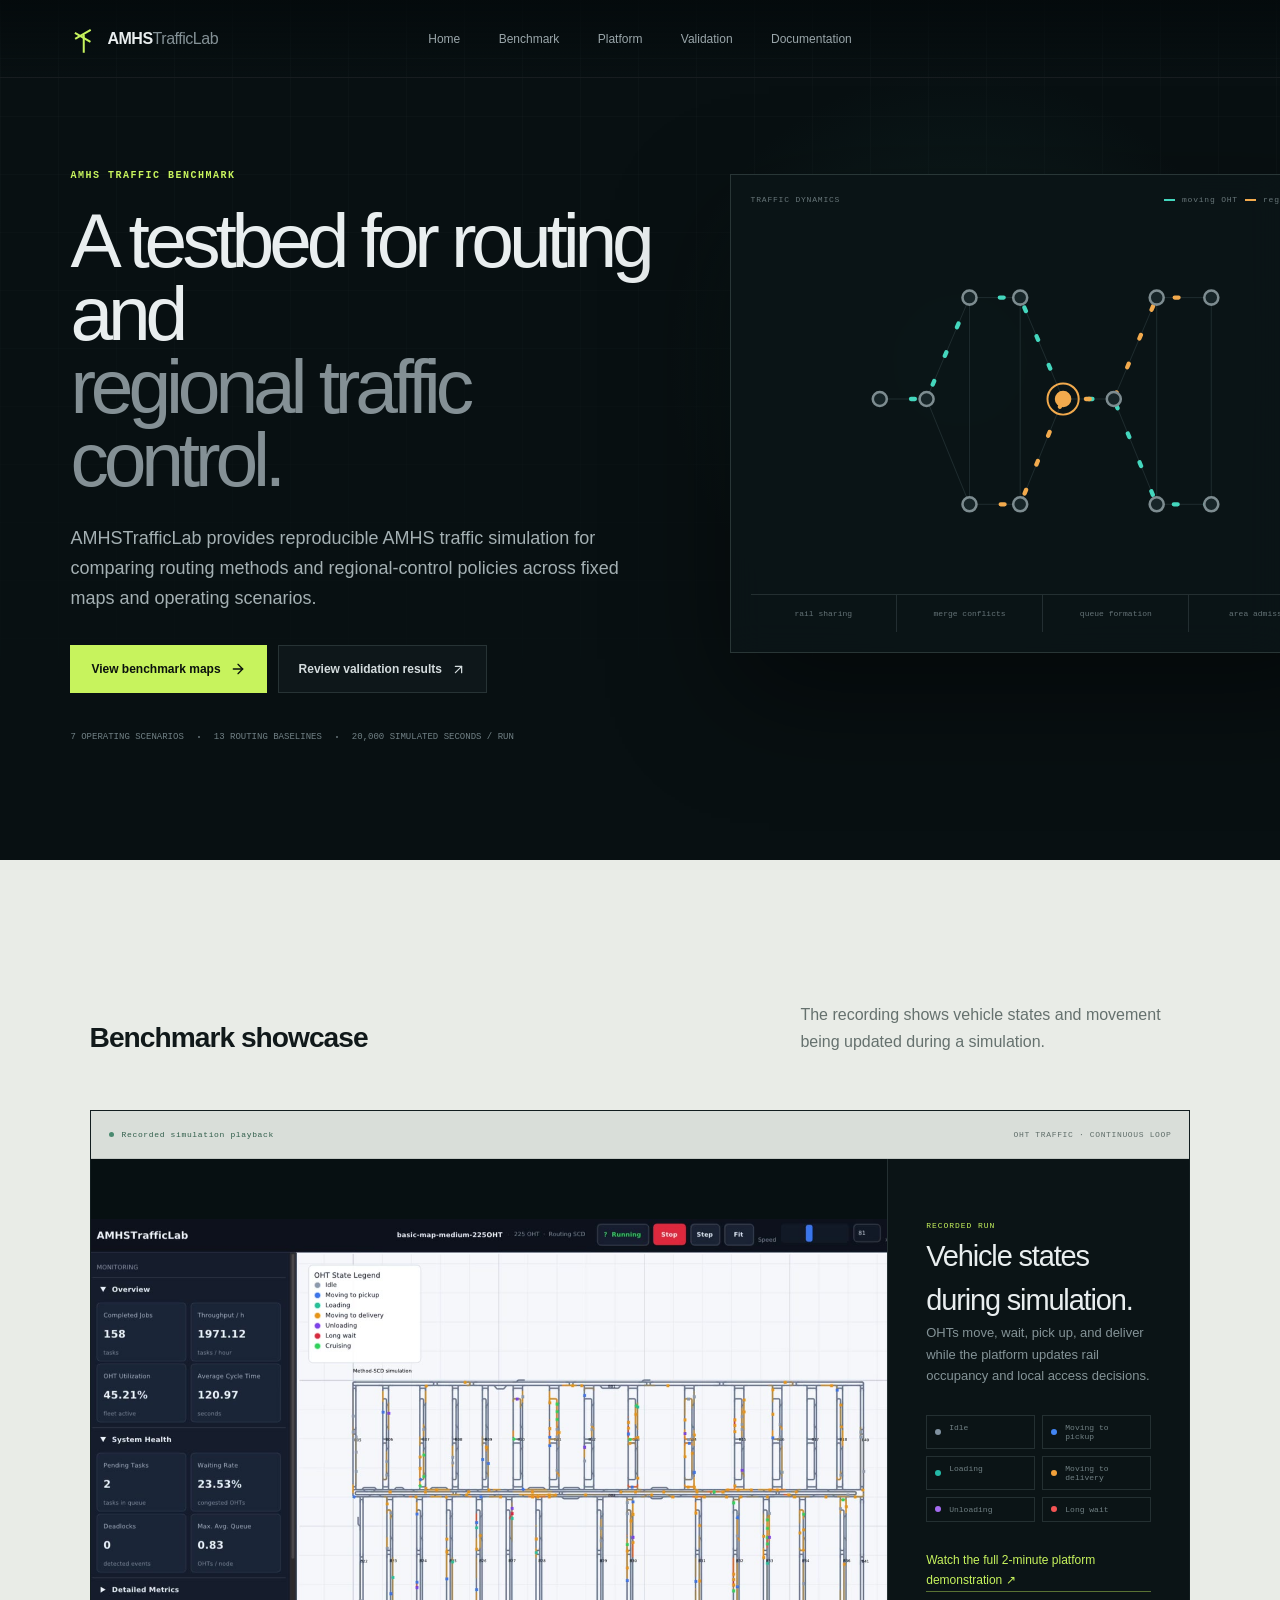
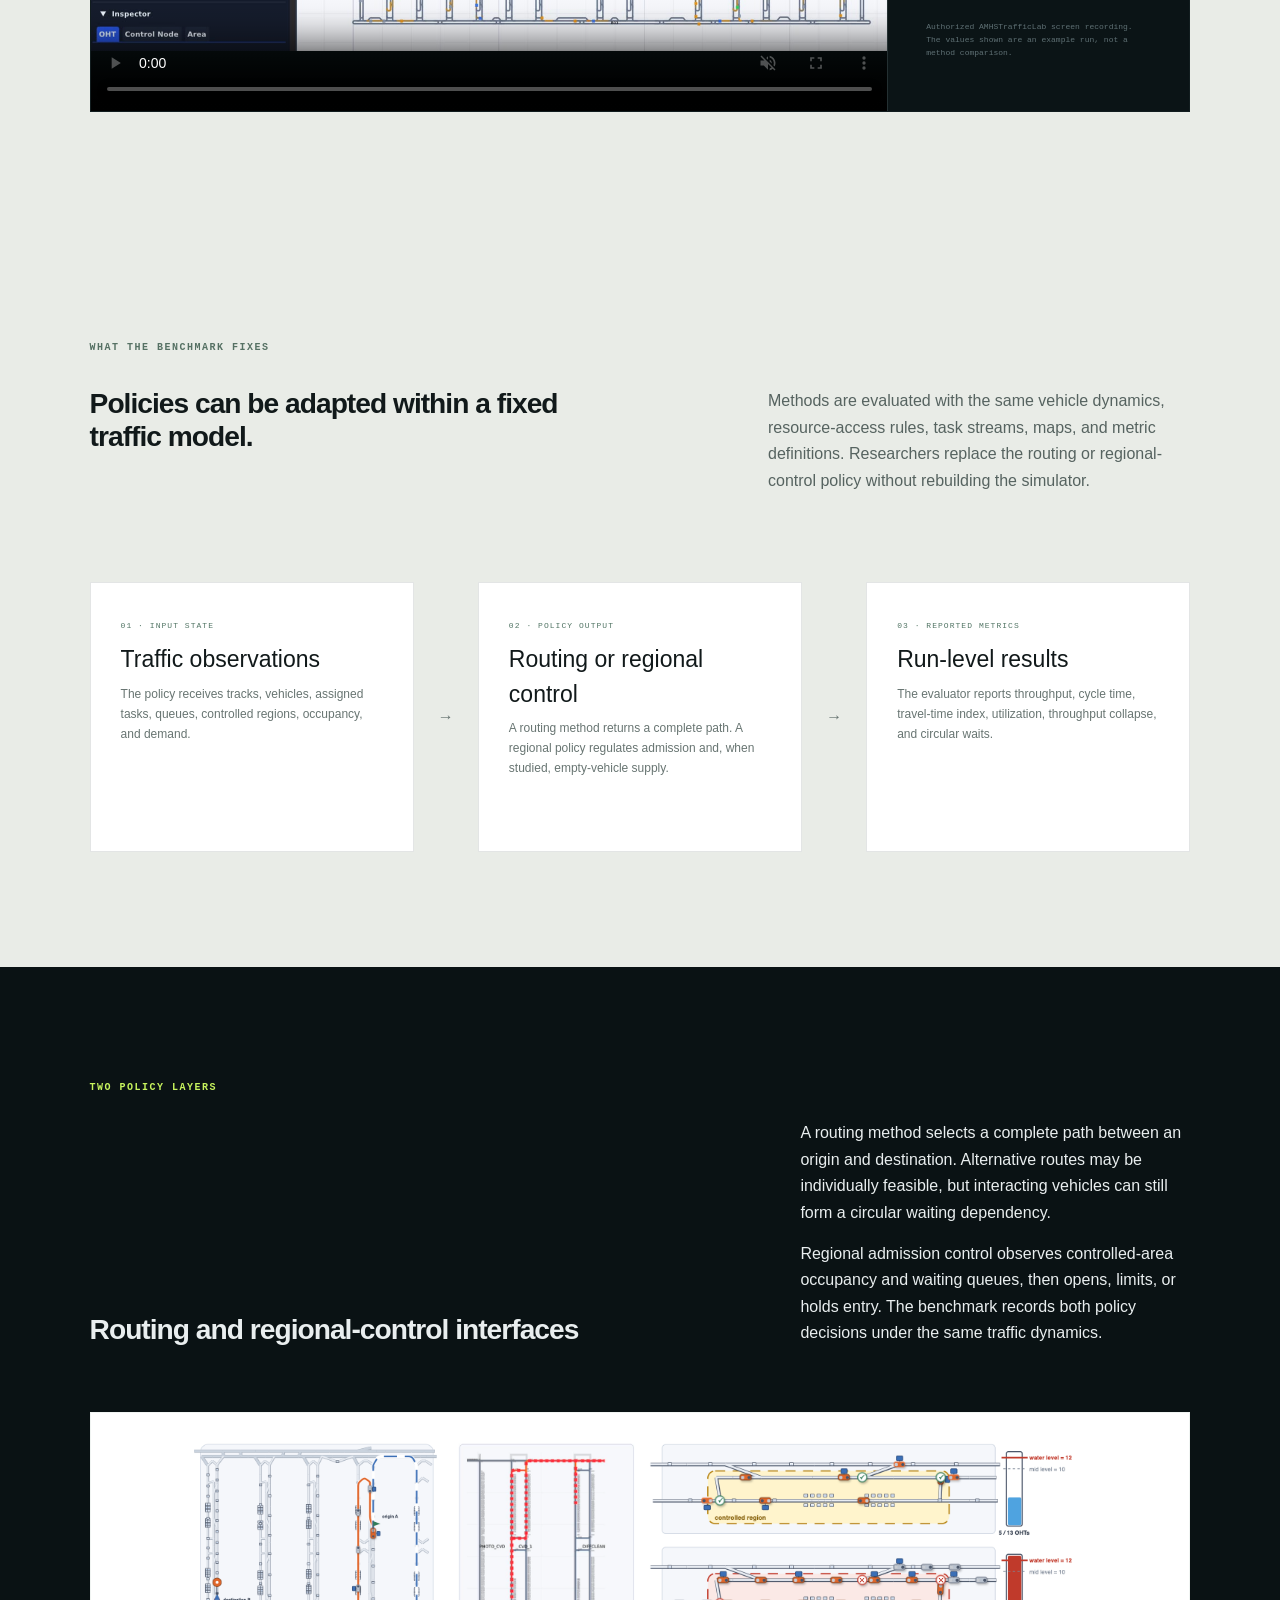
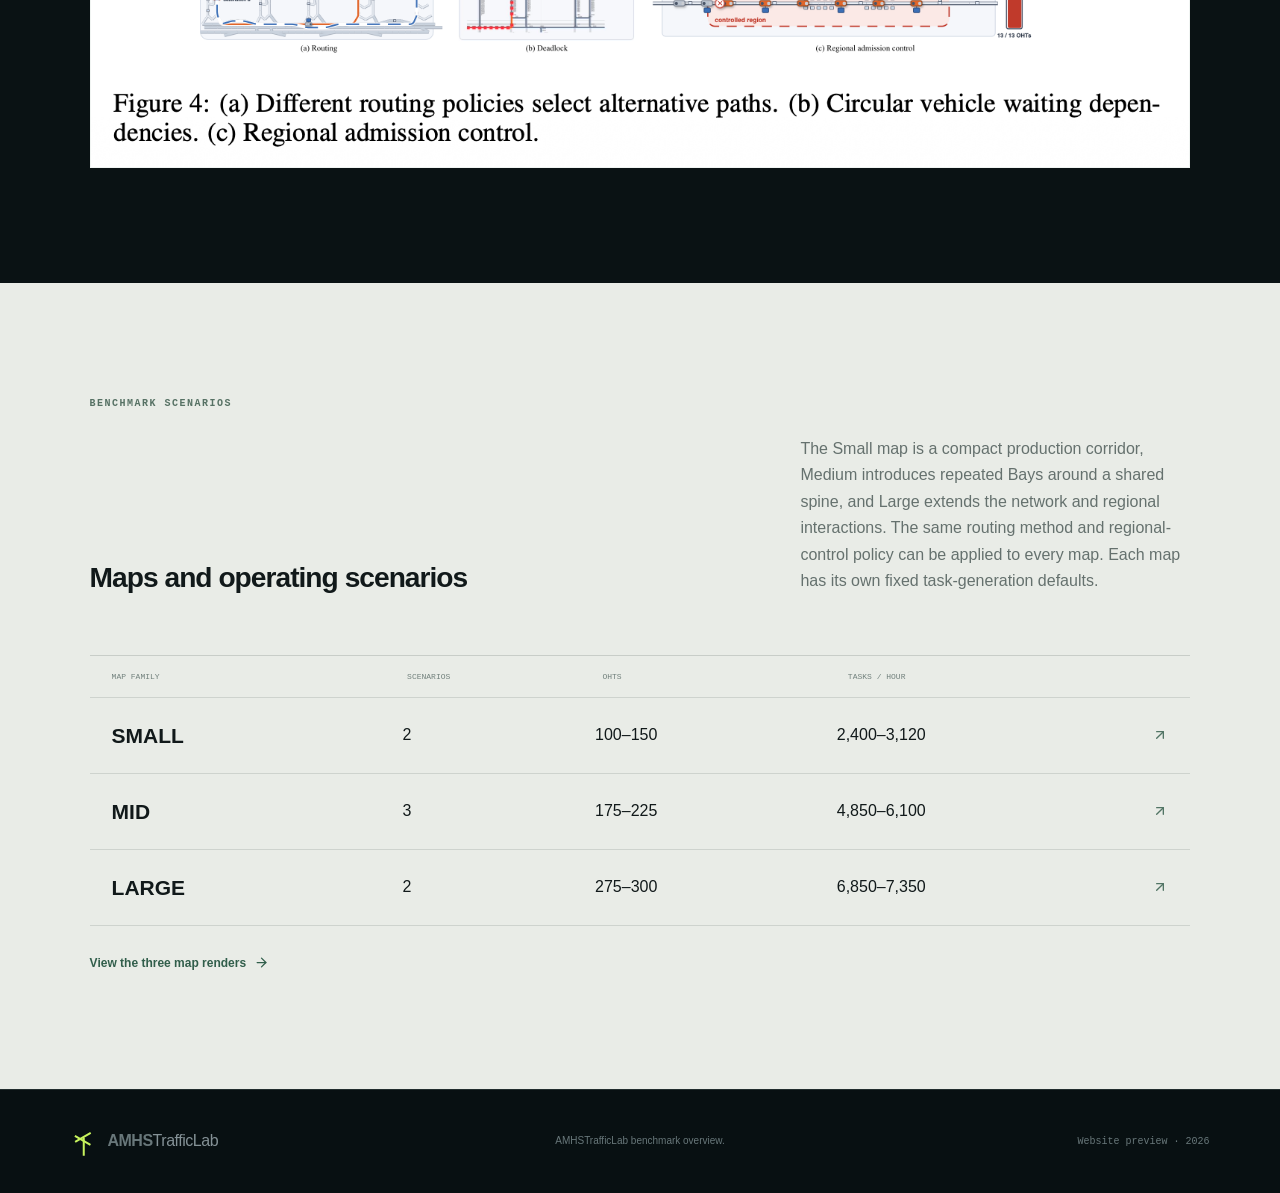
<file: index.html>
<!DOCTYPE html><html lang="en"><head><meta charSet="utf-8"/><meta name="viewport" content="width=device-width, initial-scale=1"/><link rel="stylesheet" href="/_next/static/css/index.Co3ep2j6.css" data-rsc-css-href="/_next/static/css/index.Co3ep2j6.css" data-precedence="vite-rsc/importer-resources"/><link rel="modulepreload" fetchPriority="low" href="/_next/static/chunks/index-Bw2VS0sR.js"/><script src="/_next/static/chunks/rolldown-runtime-C60lm6uB.js" type="module" async=""></script><script src="/_next/static/chunks/framework-D_rUT4EX.js" type="module" async=""></script><link rel="modulepreload" href="/_next/static/chunks/layout-segment-context-BaSXoDEN.js" crossorigin=""/><link rel="modulepreload" href="/_next/static/chunks/Icon-Dm7gN3CH.js" crossorigin=""/><link rel="modulepreload" href="/_next/static/chunks/interactive-lab-DarGosLh.js" crossorigin=""/><link rel="modulepreload" href="/_next/static/chunks/image-BQyN8-kn.js" crossorigin=""/><title>AMHSTrafficLab — Industrial Benchmark for Intelligent Material Flow</title><meta name="description" content="A shared benchmark platform for developing and evaluating routing and regional flow-control methods in realistic AMHS traffic."/><meta property="og:title" content="AMHSTrafficLab — Industrial Benchmark for Intelligent Material Flow"/><meta property="og:description" content="Develop and evaluate routing and regional flow-control methods across realistic, multi-scale AMHS traffic environments."/><meta property="og:type" content="website"/><meta property="og:image" content="https://amhstrafficlab.github.io/og.png"/><meta property="og:image:width" content="1734"/><meta property="og:image:height" content="907"/><meta property="og:image:alt" content="AMHSTrafficLab rail-network benchmark"/><meta name="twitter:card" content="summary_large_image"/><meta name="twitter:title" content="AMHSTrafficLab — Industrial Benchmark for Intelligent Material Flow"/><meta name="twitter:description" content="Develop and evaluate routing and regional flow-control methods across realistic, multi-scale AMHS traffic environments."/><meta name="twitter:image" content="https://amhstrafficlab.github.io/og.png"/><script>Object.assign(((self[Symbol.for("vinext.navigationRuntime")]??={bootstrap:{routeManifest:null},functions:{}}).bootstrap.rsc??={rsc:[]}),{params:{},nav:{"pathname":"/","searchParams":[]}})</script><link rel="modulepreload" href="/_next/static/chunks/index-Bw2VS0sR.js" />
</head><body><header class="site-header"><a class="brand" href="/" aria-label="AMHSTrafficLab home"><span class="brand-mark" aria-hidden="true"><span></span><span></span><span></span></span><span>AMHS<span class="brand-light">TrafficLab</span></span></a><nav class="nav-links" aria-label="Main navigation"><a href="/">Home</a><a href="/benchmark">Benchmark</a><a href="/platform">Platform</a><a href="/validation">Validation</a><a href="/documentation">Documentation</a></nav></header><main><section class="home-hero"><div class="grid-bg" aria-hidden="true"></div><div class="hero-copy"><div class="eyebrow">AMHS TRAFFIC BENCHMARK</div><h1>A testbed for routing and <span>regional traffic control.</span></h1><p>AMHSTrafficLab provides reproducible AMHS traffic simulation for comparing routing methods and regional-control policies across fixed maps and operating scenarios.</p><div class="actions"><a class="button primary" href="/benchmark">View benchmark maps <svg xmlns="http://www.w3.org/2000/svg" width="16" height="16" viewBox="0 0 24 24" fill="none" stroke="currentColor" stroke-width="2" stroke-linecap="round" stroke-linejoin="round" class="lucide lucide-arrow-right" aria-hidden="true"><path d="M5 12h14"></path><path d="m12 5 7 7-7 7"></path></svg></a><a class="button secondary" href="/validation">Review validation results <svg xmlns="http://www.w3.org/2000/svg" width="15" height="15" viewBox="0 0 24 24" fill="none" stroke="currentColor" stroke-width="2" stroke-linecap="round" stroke-linejoin="round" class="lucide lucide-arrow-up-right" aria-hidden="true"><path d="M7 7h10v10"></path><path d="M7 17 17 7"></path></svg></a></div><div class="proof-row"><span>7 operating scenarios</span><i></i><span>13 routing baselines</span><i></i><span>20,000 simulated seconds / run</span></div></div><div class="network-card " aria-label="Illustration of AMHS traffic moving through a rail network"><div class="network-top"><span>TRAFFIC DYNAMICS</span><span><i></i> moving OHT <b></b> regional load</span></div><svg viewBox="0 0 100 100" role="img" aria-label="AMHS rail network"><defs><filter id="glow-false"><feGaussianBlur stdDeviation="1.2" result="blur"></feGaussianBlur><feMerge><feMergeNode in="blur"></feMergeNode><feMergeNode in="SourceGraphic"></feMergeNode></feMerge></filter></defs><g class="rails"><path d="M8 50H20L31 24H44L55 50H68L79 24H93"></path><path d="M20 50L31 77H44L55 50"></path><path d="M68 50L79 77H93"></path><path d="M31 24V77M44 24V77M79 24V77M93 24V77"></path></g><path class="flow flow-one" d="M8 50H20L31 24H44L55 50H68L79 77H93"></path><path class="flow flow-two" d="M31 77H44L55 50H68L79 24H93"></path><g><circle class="node" cx="8" cy="50" r="1.8"></circle></g><g><circle class="node" cx="20" cy="50" r="1.8"></circle></g><g><circle class="node" cx="31" cy="24" r="1.8"></circle></g><g><circle class="node" cx="44" cy="24" r="1.8"></circle></g><g><circle class="node active" cx="55" cy="50" r="1.8"></circle><circle class="pulse" cx="55" cy="50" r="4"></circle></g><g><circle class="node" cx="68" cy="50" r="1.8"></circle></g><g><circle class="node" cx="79" cy="24" r="1.8"></circle></g><g><circle class="node" cx="93" cy="24" r="1.8"></circle></g><g><circle class="node" cx="31" cy="77" r="1.8"></circle></g><g><circle class="node" cx="44" cy="77" r="1.8"></circle></g><g><circle class="node" cx="79" cy="77" r="1.8"></circle></g><g><circle class="node" cx="93" cy="77" r="1.8"></circle></g></svg><div class="network-caption"><span>rail sharing</span><span>merge conflicts</span><span>queue formation</span><span>area admission</span></div></div></section><section class="light-section home-traffic-section"><div class="section-heading"><h2>Benchmark showcase</h2><p>The recording shows vehicle states and movement being updated during a simulation.</p></div><div class="interactive-shell dynamics-viewer" id="traffic-dynamics"><div class="evidence-ribbon"><span><i></i> Recorded simulation playback</span><span>OHT TRAFFIC · CONTINUOUS LOOP</span></div><div class="dynamics-stage"><div class="evidence-image traffic-video"><video autoPlay="" muted="" loop="" playsInline="" controls="" preload="metadata" poster="/references/oht-traffic-poster.jpg" aria-label="AMHSTrafficLab OHT traffic simulation running over the rail network"><source src="/references/oht-traffic-loop.mp4" type="video/mp4"/>Your browser does not support embedded video.</video></div><div class="dynamics-copy"><span>RECORDED RUN</span><h3>Vehicle states during simulation.</h3><p>OHTs move, wait, pick up, and deliver while the platform updates rail occupancy and local access decisions.</p><div class="state-legend"><small class="idle">Idle</small><small class="pickup">Moving to pickup</small><small class="loading">Loading</small><small class="delivery">Moving to delivery</small><small class="unloading">Unloading</small><small class="wait">Long wait</small></div><a class="full-demo-link" href="/references/AMHSTrafficLab_Introduction.mp4" target="_blank" rel="noreferrer">Watch the full 2-minute platform demonstration ↗</a><p class="evidence-note">Authorized AMHSTrafficLab screen recording. The values shown are an example run, not a method comparison.</p></div></div></div></section><section class="light-section research-contract"><div class="section-label">WHAT THE BENCHMARK FIXES</div><div class="split-heading"><h2>Policies can be adapted within a fixed traffic model.</h2><p>Methods are evaluated with the same vehicle dynamics, resource-access rules, task streams, maps, and metric definitions. Researchers replace the routing or regional-control policy without rebuilding the simulator.</p></div><div class="contract-flow"><article><small>01 · INPUT STATE</small><h3>Traffic observations</h3><p>The policy receives tracks, vehicles, assigned tasks, queues, controlled regions, occupancy, and demand.</p></article><i>→</i><article><small>02 · POLICY OUTPUT</small><h3>Routing or regional control</h3><p>A routing method returns a complete path. A regional policy regulates admission and, when studied, empty-vehicle supply.</p></article><i>→</i><article><small>03 · REPORTED METRICS</small><h3>Run-level results</h3><p>The evaluator reports throughput, cycle time, travel-time index, utilization, throughput collapse, and circular waits.</p></article></div></section><section class="dark-section evidence-section"><div class="section-label lime">TWO POLICY LAYERS</div><div class="section-heading"><h2>Routing and regional-control interfaces</h2><div class="descriptive-copy"><p>A routing method selects a complete path between an origin and destination. Alternative routes may be individually feasible, but interacting vehicles can still form a circular waiting dependency.</p><p>Regional admission control observes controlled-area occupancy and waiting queues, then opens, limits, or holds entry. The benchmark records both policy decisions under the same traffic dynamics.</p></div></div><figure class="paper-figure dark-figure"><img src="/paper/control-surfaces.png" alt="Figure 4: alternative routing paths, circular vehicle waiting dependencies, and regional admission control" width="1472" height="474" loading="lazy" decoding="async" data-nimg="1"/></figure></section><section class="light-section scenario-preview"><div class="section-label">BENCHMARK SCENARIOS</div><div class="section-heading"><h2>Maps and operating scenarios</h2><p>The Small map is a compact production corridor, Medium introduces repeated Bays around a shared spine, and Large extends the network and regional interactions. The same routing method and regional-control policy can be applied to every map. Each map has its own fixed task-generation defaults.</p></div><div class="scenario-band"><div class="scenario-head"><span>MAP FAMILY</span><span>SCENARIOS</span><span>OHTS</span><span>TASKS / HOUR</span></div><a href="/benchmark"><span class="scenario-name">SMALL</span><span class="">2</span><span class="">100–150</span><span class="">2,400–3,120</span><svg xmlns="http://www.w3.org/2000/svg" width="16" height="16" viewBox="0 0 24 24" fill="none" stroke="currentColor" stroke-width="2" stroke-linecap="round" stroke-linejoin="round" class="lucide lucide-arrow-up-right" aria-hidden="true"><path d="M7 7h10v10"></path><path d="M7 17 17 7"></path></svg></a><a href="/benchmark"><span class="scenario-name">MID</span><span class="">3</span><span class="">175–225</span><span class="">4,850–6,100</span><svg xmlns="http://www.w3.org/2000/svg" width="16" height="16" viewBox="0 0 24 24" fill="none" stroke="currentColor" stroke-width="2" stroke-linecap="round" stroke-linejoin="round" class="lucide lucide-arrow-up-right" aria-hidden="true"><path d="M7 7h10v10"></path><path d="M7 17 17 7"></path></svg></a><a href="/benchmark"><span class="scenario-name">LARGE</span><span class="">2</span><span class="">275–300</span><span class="">6,850–7,350</span><svg xmlns="http://www.w3.org/2000/svg" width="16" height="16" viewBox="0 0 24 24" fill="none" stroke="currentColor" stroke-width="2" stroke-linecap="round" stroke-linejoin="round" class="lucide lucide-arrow-up-right" aria-hidden="true"><path d="M7 7h10v10"></path><path d="M7 17 17 7"></path></svg></a></div><a class="text-link" href="/benchmark">View the three map renders <svg xmlns="http://www.w3.org/2000/svg" width="15" height="15" viewBox="0 0 24 24" fill="none" stroke="currentColor" stroke-width="2" stroke-linecap="round" stroke-linejoin="round" class="lucide lucide-arrow-right" aria-hidden="true"><path d="M5 12h14"></path><path d="m12 5 7 7-7 7"></path></svg></a></section></main><footer class="site-footer"><a class="brand" href="/" aria-label="AMHSTrafficLab home"><span class="brand-mark" aria-hidden="true"><span></span><span></span><span></span></span><span>AMHS<span class="brand-light">TrafficLab</span></span></a><p>AMHSTrafficLab benchmark overview.</p><span>Website preview · 2026</span></footer><script type="module" src="/_next/static/chunks/index-Bw2VS0sR.js" id="_R_" async=""></script><script>((self[Symbol.for("vinext.navigationRuntime")]??={bootstrap:{routeManifest:null},functions:{}}).bootstrap.rsc??={rsc:[]}).rsc.push("0:{\"page:/\":\"$L1\",\"layout:/\":\"$L2\",\"route:/\":\"$L3\",\"__route\":\"route:/\",\"__interceptionContext\":null,\"__layoutIds\":[\"layout:/\"],\"__rootLayout\":\"/\",\"__bfcacheSegmentIdentities\":{\"layout:/\":\"[\\\"layout\\\",\\\"layout:/\\\",\\\"root-boundary:/\\\",\\\"\\\"]\",\"page:/\":\"[\\\"page\\\",\\\"page:/\\\",\\\"root-boundary:/\\\",\\\"\\\"]\"},\"__srcPage\":[\"page\"],\"__layoutFlags\":{\"layout:/\":\"s\"},\"__artifactCompatibility\":{\"schemaVersion\":1,\"graphVersion\":\"app-route-graph:1177fd80f83fa7b0\",\"deploymentVersion\":\"98853434-2455-40df-a85c-2be5ab881dfb\",\"appElementsSchemaVersion\":1,\"rscPayloadSchemaVersion\":1,\"rootBoundaryId\":\"/\",\"renderEpoch\":null}}\n")</script><script>((self[Symbol.for("vinext.navigationRuntime")]??={bootstrap:{routeManifest:null},functions:{}}).bootstrap.rsc??={rsc:[]}).rsc.push("4:I[\"8c0f216c4604\",[],\"Children\",1]\n")</script><script>((self[Symbol.for("vinext.navigationRuntime")]??={bootstrap:{routeManifest:null},functions:{}}).bootstrap.rsc??={rsc:[]}).rsc.push("5:I[\"593f344dc510\",[],\"GlobalErrorBoundary\",1]\n")</script><script>((self[Symbol.for("vinext.navigationRuntime")]??={bootstrap:{routeManifest:null},functions:{}}).bootstrap.rsc??={rsc:[]}).rsc.push("6:I[\"0b874ad30386\",[],\"default\",1]\n")</script><script>((self[Symbol.for("vinext.navigationRuntime")]??={bootstrap:{routeManifest:null},functions:{}}).bootstrap.rsc??={rsc:[]}).rsc.push("7:I[\"593f344dc510\",[],\"ErrorBoundary\",1]\n")</script><script>((self[Symbol.for("vinext.navigationRuntime")]??={bootstrap:{routeManifest:null},functions:{}}).bootstrap.rsc??={rsc:[]}).rsc.push("8:I[\"15c18cfaeeff\",[],\"LayoutSegmentProvider\",1]\n")</script><script>((self[Symbol.for("vinext.navigationRuntime")]??={bootstrap:{routeManifest:null},functions:{}}).bootstrap.rsc??={rsc:[]}).rsc.push("9:I[\"8c0f216c4604\",[],\"Slot\",1]\n")</script><script>((self[Symbol.for("vinext.navigationRuntime")]??={bootstrap:{routeManifest:null},functions:{}}).bootstrap.rsc??={rsc:[]}).rsc.push("a:I[\"593f344dc510\",[],\"NotFoundBoundary\",1]\n")</script><script>((self[Symbol.for("vinext.navigationRuntime")]??={bootstrap:{routeManifest:null},functions:{}}).bootstrap.rsc??={rsc:[]}).rsc.push("b:I[\"9276801271d6\",[],\"AppRouterScrollTarget\",1]\n")</script><script>((self[Symbol.for("vinext.navigationRuntime")]??={bootstrap:{routeManifest:null},functions:{}}).bootstrap.rsc??={rsc:[]}).rsc.push("c:I[\"593f344dc510\",[],\"RedirectBoundary\",1]\n")</script><script>((self[Symbol.for("vinext.navigationRuntime")]??={bootstrap:{routeManifest:null},functions:{}}).bootstrap.rsc??={rsc:[]}).rsc.push(":HL[\"/_next/static/css/index.Co3ep2j6.css\",\"style\"     ]\n")</script><script>((self[Symbol.for("vinext.navigationRuntime")]??={bootstrap:{routeManifest:null},functions:{}}).bootstrap.rsc??={rsc:[]}).rsc.push("2:[[[\"$\",\"link\",\"css:/_next/static/css/index.Co3ep2j6.css\",{\"rel\":\"stylesheet\",\"precedence\":\"vite-rsc/importer-resources\",\"href\":\"/_next/static/css/index.Co3ep2j6.css\",\"data-rsc-css-href\":\"/_next/static/css/index.Co3ep2j6.css\"}],\"$undefined\"],[\"$\",\"html\",null,{\"lang\":\"en\",\"children\":[\"$\",\"body\",null,{\"children\":[\"$\",\"$L4\",null,{}]}]}]]\n")</script><script>((self[Symbol.for("vinext.navigationRuntime")]??={bootstrap:{routeManifest:null},functions:{}}).bootstrap.rsc??={rsc:[]}).rsc.push("3:[[[\"$\",\"meta\",null,{\"charSet\":\"utf-8\"}],[[\"$\",\"title\",\"0\",{\"children\":\"AMHSTrafficLab — Industrial Benchmark for Intelligent Material Flow\"}],[\"$\",\"meta\",\"1\",{\"name\":\"description\",\"content\":\"A shared benchmark platform for developing and evaluating routing and regional flow-control methods in realistic AMHS traffic.\"}],[\"$\",\"meta\",\"2\",{\"property\":\"og:title\",\"content\":\"AMHSTrafficLab — Industrial Benchmark for Intelligent Material Flow\"}],[\"$\",\"meta\",\"3\",{\"property\":\"og:description\",\"content\":\"Develop and evaluate routing and regional flow-control methods across realistic, multi-scale AMHS traffic environments.\"}],[\"$\",\"meta\",\"4\",{\"property\":\"og:type\",\"content\":\"website\"}],[\"$\",\"meta\",\"5\",{\"property\":\"og:image\",\"content\":\"https://amhstrafficlab.github.io/og.png\"}],[\"$\",\"meta\",\"6\",{\"property\":\"og:image:width\",\"content\":\"1734\"}],[\"$\",\"meta\",\"7\",{\"property\":\"og:image:height\",\"content\":\"907\"}],[\"$\",\"meta\",\"8\",{\"property\":\"og:image:alt\",\"content\":\"AMHSTrafficLab rail-network benchmark\"}],[\"$\",\"meta\",\"9\",{\"name\":\"twitter:card\",\"content\":\"summary_large_image\"}],[\"$\",\"meta\",\"10\",{\"name\":\"twitter:title\",\"content\":\"AMHSTrafficLab — Industrial Benchmark for Intelligent Material Flow\"}],[\"$\",\"meta\",\"11\",{\"name\":\"twitter:description\",\"content\":\"Develop and evaluate routing and regional flow-control methods across realistic, multi-scale AMHS traffic environments.\"}],[\"$\",\"meta\",\"12\",{\"name\":\"twitter:image\",\"content\":\"https://amhstrafficlab.github.io/og.png\"}]],[[\"$\",\"meta\",\"0\",{\"name\":\"viewport\",\"content\":\"width=device-width, initial-scale=1\"}]]],[\"$\",\"$L5\",null,{\"fallback\":\"$6\",\"children\":[\"$\",\"$L7\",null,{\"fallback\":\"$6\",\"children\":[\"$\",\"$L8\",null,{\"providerId\":\"layout:/\",\"segmentMap\":{\"children\":[]},\"children\":[\"$\",\"$L9\",null,{\"id\":\"layout:/\",\"parallelSlots\":\"$undefined\",\"children\":[\"$\",\"$La\",null,{\"resetKey\":\"\",\"fallback\":[[\"$\",\"title\",null,{\"children\":\"404: This page could not be found.\"}],[\"$\",\"div\",null,{\"style\":{\"fontFamily\":\"system-ui,\\\"Segoe UI\\\",Roboto,Helvetica,Arial,sans-serif,\\\"Apple Color Emoji\\\",\\\"Segoe UI Emoji\\\"\",\"height\":\"100vh\",\"textAlign\":\"center\",\"display\":\"flex\",\"flexDirection\":\"column\",\"alignItems\":\"center\",\"justifyContent\":\"center\"},\"children\":[\"$\",\"div\",null,{\"children\":[[\"$\",\"style\",null,{\"dangerouslySetInnerHTML\":{\"__html\":\"body{color:#000;background:#fff;margin:0}.next-error-h1{border-right:1px solid rgba(0,0,0,.3)}@media (prefers-color-scheme:dark){body{color:#fff;background:#000}.next-error-h1{border-right:1px solid rgba(255,255,255,.3)}}\"}}],[\"$\",\"h1\",null,{\"className\":\"next-error-h1\",\"style\":{\"display\":\"inline-block\",\"margin\":\"0 20px 0 0\",\"padding\":\"0 23px 0 0\",\"fontSize\":24,\"fontWeight\":500,\"verticalAlign\":\"top\",\"lineHeight\":\"49px\"},\"children\":404}],[\"$\",\"div\",null,{\"style\":{\"display\":\"inline-block\"},\"children\":[\"$\",\"h2\",null,{\"style\":{\"fontSize\":14,\"fontWeight\":400,\"lineHeight\":\"49px\",\"margin\":0},\"children\":\"This page could not be found.\"}]}]]}]}]],\"children\":[\"$\",\"$Lb\",null,{\"children\":[\"$\",\"$Lc\",null,{\"children\":[[\"$\",\"$L8\",null,{\"providerId\":\"page:/\",\"segmentMap\":{\"children\":[\"__PAGE__\"]},\"children\":[\"$\",\"$L9\",null,{\"id\":\"page:/\"}]}],null]}]}]}]}]}]}]}],null,null]\n")</script><script>((self[Symbol.for("vinext.navigationRuntime")]??={bootstrap:{routeManifest:null},functions:{}}).bootstrap.rsc??={rsc:[]}).rsc.push("d:I[\"339f946bc456\",[],\"default\",1]\n")</script><script>((self[Symbol.for("vinext.navigationRuntime")]??={bootstrap:{routeManifest:null},functions:{}}).bootstrap.rsc??={rsc:[]}).rsc.push("1:[[\"$\",\"header\",null,{\"className\":\"site-header\",\"children\":[[\"$\",\"a\",null,{\"className\":\"brand\",\"href\":\"/\",\"aria-label\":\"AMHSTrafficLab home\",\"children\":[[\"$\",\"span\",null,{\"className\":\"brand-mark\",\"aria-hidden\":\"true\",\"children\":[[\"$\",\"span\",null,{}],[\"$\",\"span\",null,{}],[\"$\",\"span\",null,{}]]}],[\"$\",\"span\",null,{\"children\":[\"AMHS\",[\"$\",\"span\",null,{\"className\":\"brand-light\",\"children\":\"TrafficLab\"}]]}]]}],[\"$\",\"nav\",null,{\"className\":\"nav-links\",\"aria-label\":\"Main navigation\",\"children\":[[\"$\",\"a\",\"/\",{\"href\":\"/\",\"children\":\"Home\"}],[\"$\",\"a\",\"/benchmark\",{\"href\":\"/benchmark\",\"children\":\"Benchmark\"}],[\"$\",\"a\",\"/platform\",{\"href\":\"/platform\",\"children\":\"Platform\"}],[\"$\",\"a\",\"/validation\",{\"href\":\"/validation\",\"children\":\"Validation\"}],[\"$\",\"a\",\"/documentation\",{\"href\":\"/documentation\",\"children\":\"Documentation\"}]]}]]}],[\"$\",\"main\",null,{\"children\":[[\"$\",\"section\",null,{\"className\":\"home-hero\",\"children\":[[\"$\",\"div\",null,{\"className\":\"grid-bg\",\"aria-hidden\":\"true\"}],[\"$\",\"div\",null,{\"className\":\"hero-copy\",\"children\":[[\"$\",\"div\",null,{\"className\":\"eyebrow\",\"children\":\"AMHS TRAFFIC BENCHMARK\"}],[\"$\",\"h1\",null,{\"children\":[\"A testbed for routing and \",[\"$\",\"span\",null,{\"children\":\"regional traffic control.\"}]]}],[\"$\",\"p\",null,{\"children\":\"AMHSTrafficLab provides reproducible AMHS traffic simulation for comparing routing methods and regional-control policies across fixed maps and operating scenarios.\"}],[\"$\",\"div\",null,{\"className\":\"actions\",\"children\":[[\"$\",\"a\",null,{\"className\":\"button primary\",\"href\":\"/benchmark\",\"children\":[\"View benchmark maps \",[\"$\",\"$Ld\",null,{\"ref\":\"$undefined\",\"iconNode\":[[\"path\",{\"d\":\"M5 12h14\",\"key\":\"1ays0h\"}],[\"path\",{\"d\":\"m12 5 7 7-7 7\",\"key\":\"xquz4c\"}]],\"className\":\"lucide-arrow-right\",\"size\":16}]]}],[\"$\",\"a\",null,{\"className\":\"button secondary\",\"href\":\"/validation\",\"children\":[\"Review validation results \",[\"$\",\"$Ld\",null,{\"ref\":\"$undefined\",\"iconNode\":[[\"path\",{\"d\":\"M7 7h10v10\",\"key\":\"1tivn9\"}],[\"path\",{\"d\":\"M7 17 17 7\",\"key\":\"1vkiza\"}]],\"className\":\"lucide-arrow-up-right\",\"size\":15}]]}]]}],[\"$\",\"div\",null,{\"className\":\"proof-row\",\"children\":[[\"$\",\"span\",null,{\"children\":\"7 operating scenarios\"}],[\"$\",\"i\",null,{}],[\"$\",\"span\",null,{\"children\":\"13 routing baselines\"}],[\"$\",\"i\",null,{}],[\"$\",\"span\",null,{\"children\":\"20,000 simulated seconds / run\"}]]}]]}],[\"$\",\"div\",null,{\"className\":\"network-card \",\"aria-label\":\"Illustration of AMHS traffic moving through a rail network\",\"children\":[[\"$\",\"div\",null,{\"className\":\"network-top\",\"children\":[[\"$\",\"span\",null,{\"children\":\"TRAFFIC DYNAMICS\"}],[\"$\",\"span\",null,{\"children\":[[\"$\",\"i\",null,{}],\" moving OHT \",[\"$\",\"b\",null,{}],\" regional load\"]}]]}],[\"$\",\"svg\",null,{\"viewBox\":\"0 0 100 100\",\"role\":\"img\",\"aria-label\":\"AMHS rail network\",\"children\":[[\"$\",\"defs\",null,{\"children\":[\"$\",\"filter\",null,{\"id\":\"glow-false\",\"children\":[[\"$\",\"feGaussianBlur\",null,{\"stdDeviation\":\"1.2\",\"result\":\"blur\"}],[\"$\",\"feMerge\",null,{\"children\":[[\"$\",\"feMergeNode\",null,{\"in\":\"blur\"}],[\"$\",\"feMergeNode\",null,{\"in\":\"SourceGraphic\"}]]}]]}]}],[\"$\",\"g\",null,{\"className\":\"rails\",\"children\":[[\"$\",\"path\",null,{\"d\":\"M8 50H20L31 24H44L55 50H68L79 24H93\"}],[\"$\",\"path\",null,{\"d\":\"M20 50L31 77H44L55 50\"}],[\"$\",\"path\",null,{\"d\":\"M68 50L79 77H93\"}],[\"$\",\"path\",null,{\"d\":\"M31 24V77M44 24V77M79 24V77M93 24V77\"}]]}],[\"$\",\"path\",null,{\"className\":\"flow flow-one\",\"d\":\"M8 50H20L31 24H44L55 50H68L79 77H93\"}],[\"$\",\"path\",null,{\"className\":\"flow flow-two\",\"d\":\"M31 77H44L55 50H68L79 24H93\"}],[[\"$\",\"g\",\"8-50\",{\"children\":[[\"$\",\"circle\",null,{\"className\":\"node\",\"cx\":8,\"cy\":50,\"r\":\"1.8\"}],false]}],[\"$\",\"g\",\"20-50\",{\"children\":[[\"$\",\"circle\",null,{\"className\":\"node\",\"cx\":20,\"cy\":50,\"r\":\"1.8\"}],false]}],[\"$\",\"g\",\"31-24\",{\"children\":[[\"$\",\"circle\",null,{\"className\":\"node\",\"cx\":31,\"cy\":24,\"r\":\"1.8\"}],false]}],[\"$\",\"g\",\"44-24\",{\"children\":[[\"$\",\"circle\",null,{\"className\":\"node\",\"cx\":44,\"cy\":24,\"r\":\"1.8\"}],false]}],[\"$\",\"g\",\"55-50\",{\"children\":[[\"$\",\"circle\",null,{\"className\":\"node active\",\"cx\":55,\"cy\":50,\"r\":\"1.8\"}],[\"$\",\"circle\",null,{\"className\":\"pulse\",\"cx\":55,\"cy\":50,\"r\":\"4\"}]]}],[\"$\",\"g\",\"68-50\",{\"children\":[[\"$\",\"circle\",null,{\"className\":\"node\",\"cx\":68,\"cy\":50,\"r\":\"1.8\"}],false]}],[\"$\",\"g\",\"79-24\",{\"children\":[[\"$\",\"circle\",null,{\"className\":\"node\",\"cx\":79,\"cy\":24,\"r\":\"1.8\"}],false]}],[\"$\",\"g\",\"93-24\",{\"children\":[[\"$\",\"circle\",null,{\"className\":\"node\",\"cx\":93,\"cy\":24,\"r\":\"1.8\"}],false]}],[\"$\",\"g\",\"31-77\",{\"children\":[[\"$\",\"circle\",null,{\"className\":\"node\",\"cx\":31,\"cy\":77,\"r\":\"1.8\"}],false]}],[\"$\",\"g\",\"44-77\",{\"children\":[[\"$\",\"circle\",null,{\"className\":\"node\",\"cx\":44,\"cy\":77,\"r\":\"1.8\"}],false]}],[\"$\",\"g\",\"79-77\",{\"children\":[[\"$\",\"circle\",null,{\"className\":\"node\",\"cx\":79,\"cy\":77,\"r\":\"1.8\"}],false]}],[\"$\",\"g\",\"93-77\",{\"children\":[[\"$\",\"circle\",null,{\"className\":\"node\",\"cx\":93,\"cy\":77,\"r\":\"1.8\"}],false]}]]]}],[\"$\",\"div\",null,{\"className\":\"network-caption\",\"children\":[[\"$\",\"span\",null,{\"children\":\"rail sharing\"}],[\"$\",\"span\",null,{\"children\":\"merge conflicts\"}],[\"$\",\"span\",null,{\"children\":\"queue formation\"}],[\"$\",\"span\",null,{\"children\":\"area admission\"}]]}]]}]]}],[\"$\",\"section\",null,{\"className\":\"light-section home-traffic-section\",\"children\":[[\"$\",\"div\",null,{\"className\":\"section-heading\",\"children\":[\"$Le\",\"$Lf\"]}],\"$L10\"]}],\"$L11\",\"$L12\",\"$L13\"]}],\"$L14\"]\n")</script><script>((self[Symbol.for("vinext.navigationRuntime")]??={bootstrap:{routeManifest:null},functions:{}}).bootstrap.rsc??={rsc:[]}).rsc.push("15:I[\"348f85c430ed\",[],\"TrafficDynamicsViewer\",1]\n")</script><script>((self[Symbol.for("vinext.navigationRuntime")]??={bootstrap:{routeManifest:null},functions:{}}).bootstrap.rsc??={rsc:[]}).rsc.push("16:I[\"9fb86276be8f\",[],\"default\",1]\n")</script><script>((self[Symbol.for("vinext.navigationRuntime")]??={bootstrap:{routeManifest:null},functions:{}}).bootstrap.rsc??={rsc:[]}).rsc.push("e:[\"$\",\"h2\",null,{\"children\":\"Benchmark showcase\"}]\n")</script><script>((self[Symbol.for("vinext.navigationRuntime")]??={bootstrap:{routeManifest:null},functions:{}}).bootstrap.rsc??={rsc:[]}).rsc.push("f:[\"$\",\"p\",null,{\"children\":\"The recording shows vehicle states and movement being updated during a simulation.\"}]\n")</script><script>((self[Symbol.for("vinext.navigationRuntime")]??={bootstrap:{routeManifest:null},functions:{}}).bootstrap.rsc??={rsc:[]}).rsc.push("10:[\"$\",\"$L15\",null,{}]\n")</script><script>((self[Symbol.for("vinext.navigationRuntime")]??={bootstrap:{routeManifest:null},functions:{}}).bootstrap.rsc??={rsc:[]}).rsc.push("11:[\"$\",\"section\",null,{\"className\":\"light-section research-contract\",\"children\":[[\"$\",\"div\",null,{\"className\":\"section-label\",\"children\":\"WHAT THE BENCHMARK FIXES\"}],[\"$\",\"div\",null,{\"className\":\"split-heading\",\"children\":[[\"$\",\"h2\",null,{\"children\":\"Policies can be adapted within a fixed traffic model.\"}],[\"$\",\"p\",null,{\"children\":\"Methods are evaluated with the same vehicle dynamics, resource-access rules, task streams, maps, and metric definitions. Researchers replace the routing or regional-control policy without rebuilding the simulator.\"}]]}],[\"$\",\"div\",null,{\"className\":\"contract-flow\",\"children\":[[\"$\",\"article\",null,{\"children\":[[\"$\",\"small\",null,{\"children\":\"01 · INPUT STATE\"}],[\"$\",\"h3\",null,{\"children\":\"Traffic observations\"}],[\"$\",\"p\",null,{\"children\":\"The policy receives tracks, vehicles, assigned tasks, queues, controlled regions, occupancy, and demand.\"}]]}],[\"$\",\"i\",null,{\"children\":\"→\"}],[\"$\",\"article\",null,{\"children\":[[\"$\",\"small\",null,{\"children\":\"02 · POLICY OUTPUT\"}],[\"$\",\"h3\",null,{\"children\":\"Routing or regional control\"}],[\"$\",\"p\",null,{\"children\":\"A routing method returns a complete path. A regional policy regulates admission and, when studied, empty-vehicle supply.\"}]]}],[\"$\",\"i\",null,{\"children\":\"→\"}],[\"$\",\"article\",null,{\"children\":[[\"$\",\"small\",null,{\"children\":\"03 · REPORTED METRICS\"}],[\"$\",\"h3\",null,{\"children\":\"Run-level results\"}],[\"$\",\"p\",null,{\"children\":\"The evaluator reports throughput, cycle time, travel-time index, utilization, throughput collapse, and circular waits.\"}]]}]]}]]}]\n")</script><script>((self[Symbol.for("vinext.navigationRuntime")]??={bootstrap:{routeManifest:null},functions:{}}).bootstrap.rsc??={rsc:[]}).rsc.push("12:[\"$\",\"section\",null,{\"className\":\"dark-section evidence-section\",\"children\":[[\"$\",\"div\",null,{\"className\":\"section-label lime\",\"children\":\"TWO POLICY LAYERS\"}],[\"$\",\"div\",null,{\"className\":\"section-heading\",\"children\":[[\"$\",\"h2\",null,{\"children\":\"Routing and regional-control interfaces\"}],[\"$\",\"div\",null,{\"className\":\"descriptive-copy\",\"children\":[[\"$\",\"p\",null,{\"children\":\"A routing method selects a complete path between an origin and destination. Alternative routes may be individually feasible, but interacting vehicles can still form a circular waiting dependency.\"}],[\"$\",\"p\",null,{\"children\":\"Regional admission control observes controlled-area occupancy and waiting queues, then opens, limits, or holds entry. The benchmark records both policy decisions under the same traffic dynamics.\"}]]}]]}],[\"$\",\"figure\",null,{\"className\":\"paper-figure dark-figure\",\"children\":[\"$\",\"$L16\",null,{\"src\":\"/paper/control-surfaces.png\",\"width\":1472,\"height\":474,\"alt\":\"Figure 4: alternative routing paths, circular vehicle waiting dependencies, and regional admission control\"}]}]]}]\n")</script><script>((self[Symbol.for("vinext.navigationRuntime")]??={bootstrap:{routeManifest:null},functions:{}}).bootstrap.rsc??={rsc:[]}).rsc.push("13:[\"$\",\"section\",null,{\"className\":\"light-section scenario-preview\",\"children\":[[\"$\",\"div\",null,{\"className\":\"section-label\",\"children\":\"BENCHMARK SCENARIOS\"}],[\"$\",\"div\",null,{\"className\":\"section-heading\",\"children\":[[\"$\",\"h2\",null,{\"children\":\"Maps and operating scenarios\"}],[\"$\",\"p\",null,{\"children\":\"The Small map is a compact production corridor, Medium introduces repeated Bays around a shared spine, and Large extends the network and regional interactions. The same routing method and regional-control policy can be applied to every map. Each map has its own fixed task-generation defaults.\"}]]}],[\"$\",\"div\",null,{\"className\":\"scenario-band\",\"children\":[[\"$\",\"div\",null,{\"className\":\"scenario-head\",\"children\":[[\"$\",\"span\",null,{\"children\":\"MAP FAMILY\"}],[\"$\",\"span\",null,{\"children\":\"SCENARIOS\"}],[\"$\",\"span\",null,{\"children\":\"OHTS\"}],[\"$\",\"span\",null,{\"children\":\"TASKS / HOUR\"}]]}],[[\"$\",\"a\",\"SMALL\",{\"href\":\"/benchmark\",\"children\":[[[\"$\",\"span\",\"SMALL\",{\"className\":\"scenario-name\",\"children\":\"SMALL\"}],[\"$\",\"span\",\"2\",{\"className\":\"\",\"children\":\"2\"}],[\"$\",\"span\",\"100–150\",{\"className\":\"\",\"children\":\"100–150\"}],[\"$\",\"span\",\"2,400–3,120\",{\"className\":\"\",\"children\":\"2,400–3,120\"}]],[\"$\",\"$Ld\",null,{\"ref\":\"$undefined\",\"iconNode\":\"$1:1:props:children:0:props:children:1:props:children:3:props:children:1:props:children:1:props:iconNode\",\"className\":\"lucide-arrow-up-right\",\"size\":16}]]}],[\"$\",\"a\",\"MID\",{\"href\":\"/benchmark\",\"children\":[[[\"$\",\"span\",\"MID\",{\"className\":\"scenario-name\",\"children\":\"MID\"}],[\"$\",\"span\",\"3\",{\"className\":\"\",\"children\":\"3\"}],[\"$\",\"span\",\"175–225\",{\"className\":\"\",\"children\":\"175–225\"}],[\"$\",\"span\",\"4,850–6,100\",{\"className\":\"\",\"children\":\"4,850–6,100\"}]],[\"$\",\"$Ld\",null,{\"ref\":\"$undefined\",\"iconNode\":\"$1:1:props:children:0:props:children:1:props:children:3:props:children:1:props:children:1:props:iconNode\",\"className\":\"lucide-arrow-up-right\",\"size\":16}]]}],[\"$\",\"a\",\"LARGE\",{\"href\":\"/benchmark\",\"children\":[[[\"$\",\"span\",\"LARGE\",{\"className\":\"scenario-name\",\"children\":\"LARGE\"}],[\"$\",\"span\",\"2\",{\"className\":\"\",\"children\":\"2\"}],[\"$\",\"span\",\"275–300\",{\"className\":\"\",\"children\":\"275–300\"}],[\"$\",\"span\",\"6,850–7,350\",{\"className\":\"\",\"children\":\"6,850–7,350\"}]],[\"$\",\"$Ld\",null,{\"ref\":\"$undefined\",\"iconNode\":\"$1:1:props:children:0:props:children:1:props:children:3:props:children:1:props:children:1:props:iconNode\",\"className\":\"lucide-arrow-up-right\",\"size\":16}]]}]]]}],[\"$\",\"a\",null,{\"className\":\"text-link\",\"href\":\"/benchmark\",\"children\":[\"View the three map renders \",[\"$\",\"$Ld\",null,{\"ref\":\"$undefined\",\"iconNode\":\"$1:1:props:children:0:props:children:1:props:children:3:props:children:0:props:children:1:props:iconNode\",\"className\":\"lucide-arrow-right\",\"size\":15}]]}]]}]\n")</script><script>((self[Symbol.for("vinext.navigationRuntime")]??={bootstrap:{routeManifest:null},functions:{}}).bootstrap.rsc??={rsc:[]}).rsc.push("14:[\"$\",\"footer\",null,{\"className\":\"site-footer\",\"children\":[[\"$\",\"a\",null,{\"className\":\"brand\",\"href\":\"/\",\"aria-label\":\"AMHSTrafficLab home\",\"children\":[[\"$\",\"span\",null,{\"className\":\"brand-mark\",\"aria-hidden\":\"true\",\"children\":[[\"$\",\"span\",null,{}],[\"$\",\"span\",null,{}],[\"$\",\"span\",null,{}]]}],[\"$\",\"span\",null,{\"children\":[\"AMHS\",[\"$\",\"span\",null,{\"className\":\"brand-light\",\"children\":\"TrafficLab\"}]]}]]}],[\"$\",\"p\",null,{\"children\":\"AMHSTrafficLab benchmark overview.\"}],[\"$\",\"span\",null,{\"children\":\"Website preview · 2026\"}]]}]\n")</script><script>Object.assign(((self[Symbol.for("vinext.navigationRuntime")]??={bootstrap:{routeManifest:null},functions:{}}).bootstrap.rsc??={rsc:[]}),{"initialCacheKind":"static"});((self[Symbol.for("vinext.navigationRuntime")]??={bootstrap:{routeManifest:null},functions:{}}).bootstrap.rsc??={rsc:[]}).done=true</script></body></html>
</file>
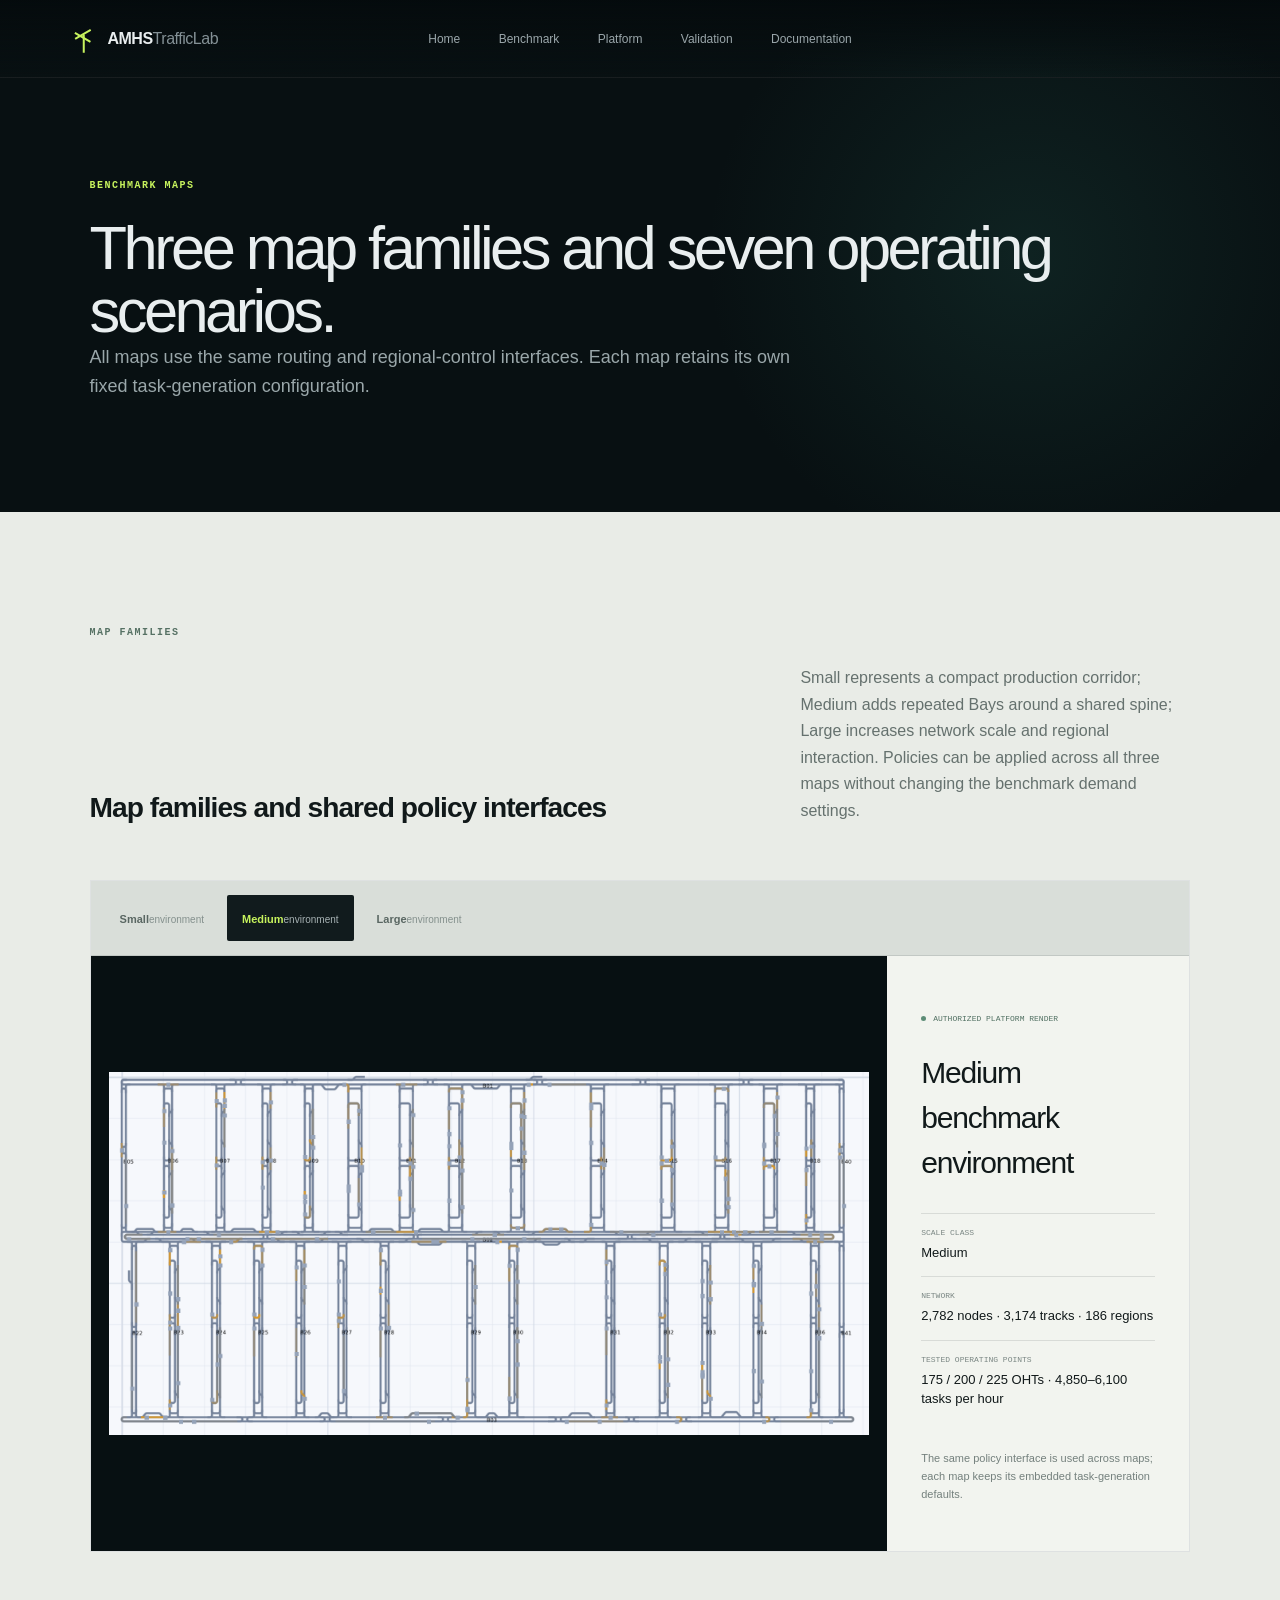
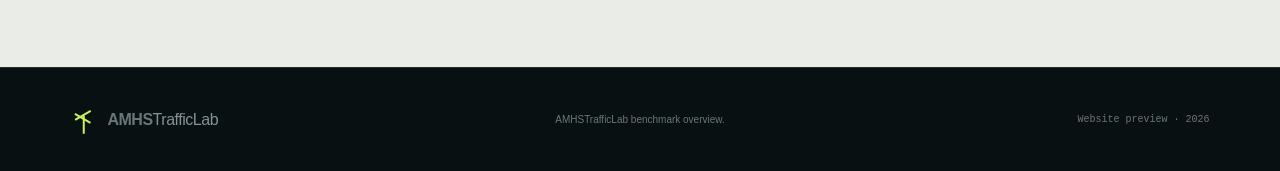
<file: benchmark/index.html>
<!DOCTYPE html><html lang="en"><head><meta charSet="utf-8"/><meta name="viewport" content="width=device-width, initial-scale=1"/><link rel="stylesheet" href="/_next/static/css/index.Co3ep2j6.css" data-rsc-css-href="/_next/static/css/index.Co3ep2j6.css" data-precedence="vite-rsc/importer-resources"/><link rel="modulepreload" fetchPriority="low" href="/_next/static/chunks/index-Bw2VS0sR.js"/><script src="/_next/static/chunks/rolldown-runtime-C60lm6uB.js" type="module" async=""></script><script src="/_next/static/chunks/framework-D_rUT4EX.js" type="module" async=""></script><link rel="modulepreload" href="/_next/static/chunks/layout-segment-context-BaSXoDEN.js" crossorigin=""/><link rel="modulepreload" href="/_next/static/chunks/interactive-lab-DarGosLh.js" crossorigin=""/><link rel="modulepreload" href="/_next/static/chunks/image-BQyN8-kn.js" crossorigin=""/><title>Benchmark Maps — AMHSTrafficLab</title><meta name="description" content="Explore AMHSTrafficLab benchmark maps at small, medium, and large scales."/><meta property="og:title" content="AMHSTrafficLab — Industrial Benchmark for Intelligent Material Flow"/><meta property="og:description" content="Develop and evaluate routing and regional flow-control methods across realistic, multi-scale AMHS traffic environments."/><meta property="og:type" content="website"/><meta property="og:image" content="https://amhstrafficlab.github.io/og.png"/><meta property="og:image:width" content="1734"/><meta property="og:image:height" content="907"/><meta property="og:image:alt" content="AMHSTrafficLab rail-network benchmark"/><meta name="twitter:card" content="summary_large_image"/><meta name="twitter:title" content="AMHSTrafficLab — Industrial Benchmark for Intelligent Material Flow"/><meta name="twitter:description" content="Develop and evaluate routing and regional flow-control methods across realistic, multi-scale AMHS traffic environments."/><meta name="twitter:image" content="https://amhstrafficlab.github.io/og.png"/><script>Object.assign(((self[Symbol.for("vinext.navigationRuntime")]??={bootstrap:{routeManifest:null},functions:{}}).bootstrap.rsc??={rsc:[]}),{params:{},nav:{"pathname":"/benchmark","searchParams":[]}})</script><link rel="modulepreload" href="/_next/static/chunks/index-Bw2VS0sR.js" />
</head><body><header class="site-header"><a class="brand" href="/" aria-label="AMHSTrafficLab home"><span class="brand-mark" aria-hidden="true"><span></span><span></span><span></span></span><span>AMHS<span class="brand-light">TrafficLab</span></span></a><nav class="nav-links" aria-label="Main navigation"><a href="/">Home</a><a href="/benchmark">Benchmark</a><a href="/platform">Platform</a><a href="/validation">Validation</a><a href="/documentation">Documentation</a></nav></header><main><section class="page-hero"><div class="section-label lime">BENCHMARK MAPS</div><h1>Three map families and seven operating scenarios.</h1><p>All maps use the same routing and regional-control interfaces. Each map retains its own fixed task-generation configuration.</p></section><section class="map-section light-section"><div class="section-label">MAP FAMILIES</div><div class="section-heading"><h2>Map families and shared policy interfaces</h2><p>Small represents a compact production corridor; Medium adds repeated Bays around a shared spine; Large increases network scale and regional interaction. Policies can be applied across all three maps without changing the benchmark demand settings.</p></div><div class="interactive-shell map-explorer" id="map-explorer"><div class="module-tabs" role="tablist" aria-label="Benchmark environment scale"><button type="button" class="" aria-pressed="false"><b>Small</b><span>environment</span></button><button type="button" class="is-active" aria-pressed="true"><b>Medium</b><span>environment</span></button><button type="button" class="" aria-pressed="false"><b>Large</b><span>environment</span></button></div><div class="map-stage"><div class="evidence-image benchmark-map-image"><img src="/references/medium-map.png" alt="Medium benchmark environment rendered by AMHSTrafficLab" width="1908" height="910" loading="eager" fetchPriority="high" decoding="async" data-nimg="1"/></div><div class="map-stage-info"><span class="live-chip"><i></i> Authorized platform render</span><h3>Medium benchmark environment</h3><dl><div><dt>Scale class</dt><dd>Medium</dd></div><div><dt>Network</dt><dd>2,782 nodes · 3,174 tracks · 186 regions</dd></div><div><dt>Tested operating points</dt><dd>175 / 200 / 225 OHTs · 4,850–6,100 tasks per hour</dd></div></dl><p>The same policy interface is used across maps; each map keeps its embedded task-generation defaults.</p></div></div></div></section></main><footer class="site-footer"><a class="brand" href="/" aria-label="AMHSTrafficLab home"><span class="brand-mark" aria-hidden="true"><span></span><span></span><span></span></span><span>AMHS<span class="brand-light">TrafficLab</span></span></a><p>AMHSTrafficLab benchmark overview.</p><span>Website preview · 2026</span></footer><script type="module" src="/_next/static/chunks/index-Bw2VS0sR.js" id="_R_" async=""></script><script>((self[Symbol.for("vinext.navigationRuntime")]??={bootstrap:{routeManifest:null},functions:{}}).bootstrap.rsc??={rsc:[]}).rsc.push("0:{\"page:/benchmark\":\"$L1\",\"layout:/\":\"$L2\",\"route:/benchmark\":\"$L3\",\"__route\":\"route:/benchmark\",\"__interceptionContext\":null,\"__layoutIds\":[\"layout:/\"],\"__rootLayout\":\"/\",\"__bfcacheSegmentIdentities\":{\"layout:/\":\"[\\\"layout\\\",\\\"layout:/\\\",\\\"root-boundary:/\\\",\\\"\\\"]\",\"page:/benchmark\":\"[\\\"page\\\",\\\"page:/benchmark\\\",\\\"root-boundary:/\\\",\\\"[\\\\\\\"benchmark\\\\\\\"]\\\"]\"},\"__srcPage\":[\"benchmark\",\"page\"],\"__layoutFlags\":{\"layout:/\":\"s\"},\"__artifactCompatibility\":{\"schemaVersion\":1,\"graphVersion\":\"app-route-graph:4c31f4e0f9e33138\",\"deploymentVersion\":\"98853434-2455-40df-a85c-2be5ab881dfb\",\"appElementsSchemaVersion\":1,\"rscPayloadSchemaVersion\":1,\"rootBoundaryId\":\"/\",\"renderEpoch\":null}}\n")</script><script>((self[Symbol.for("vinext.navigationRuntime")]??={bootstrap:{routeManifest:null},functions:{}}).bootstrap.rsc??={rsc:[]}).rsc.push("4:I[\"8c0f216c4604\",[],\"Children\",1]\n")</script><script>((self[Symbol.for("vinext.navigationRuntime")]??={bootstrap:{routeManifest:null},functions:{}}).bootstrap.rsc??={rsc:[]}).rsc.push("5:I[\"593f344dc510\",[],\"GlobalErrorBoundary\",1]\n")</script><script>((self[Symbol.for("vinext.navigationRuntime")]??={bootstrap:{routeManifest:null},functions:{}}).bootstrap.rsc??={rsc:[]}).rsc.push("6:I[\"0b874ad30386\",[],\"default\",1]\n")</script><script>((self[Symbol.for("vinext.navigationRuntime")]??={bootstrap:{routeManifest:null},functions:{}}).bootstrap.rsc??={rsc:[]}).rsc.push("7:I[\"593f344dc510\",[],\"ErrorBoundary\",1]\n")</script><script>((self[Symbol.for("vinext.navigationRuntime")]??={bootstrap:{routeManifest:null},functions:{}}).bootstrap.rsc??={rsc:[]}).rsc.push("8:I[\"15c18cfaeeff\",[],\"LayoutSegmentProvider\",1]\n")</script><script>((self[Symbol.for("vinext.navigationRuntime")]??={bootstrap:{routeManifest:null},functions:{}}).bootstrap.rsc??={rsc:[]}).rsc.push("9:I[\"8c0f216c4604\",[],\"Slot\",1]\n")</script><script>((self[Symbol.for("vinext.navigationRuntime")]??={bootstrap:{routeManifest:null},functions:{}}).bootstrap.rsc??={rsc:[]}).rsc.push("a:I[\"593f344dc510\",[],\"NotFoundBoundary\",1]\n")</script><script>((self[Symbol.for("vinext.navigationRuntime")]??={bootstrap:{routeManifest:null},functions:{}}).bootstrap.rsc??={rsc:[]}).rsc.push("b:I[\"9276801271d6\",[],\"AppRouterScrollTarget\",1]\n")</script><script>((self[Symbol.for("vinext.navigationRuntime")]??={bootstrap:{routeManifest:null},functions:{}}).bootstrap.rsc??={rsc:[]}).rsc.push("c:I[\"593f344dc510\",[],\"RedirectBoundary\",1]\n")</script><script>((self[Symbol.for("vinext.navigationRuntime")]??={bootstrap:{routeManifest:null},functions:{}}).bootstrap.rsc??={rsc:[]}).rsc.push(":HL[\"/_next/static/css/index.Co3ep2j6.css\",\"style\"     ]\n")</script><script>((self[Symbol.for("vinext.navigationRuntime")]??={bootstrap:{routeManifest:null},functions:{}}).bootstrap.rsc??={rsc:[]}).rsc.push("2:[[[\"$\",\"link\",\"css:/_next/static/css/index.Co3ep2j6.css\",{\"rel\":\"stylesheet\",\"precedence\":\"vite-rsc/importer-resources\",\"href\":\"/_next/static/css/index.Co3ep2j6.css\",\"data-rsc-css-href\":\"/_next/static/css/index.Co3ep2j6.css\"}],\"$undefined\"],[\"$\",\"html\",null,{\"lang\":\"en\",\"children\":[\"$\",\"body\",null,{\"children\":[\"$\",\"$L4\",null,{}]}]}]]\n")</script><script>((self[Symbol.for("vinext.navigationRuntime")]??={bootstrap:{routeManifest:null},functions:{}}).bootstrap.rsc??={rsc:[]}).rsc.push("3:[[[\"$\",\"meta\",null,{\"charSet\":\"utf-8\"}],[[\"$\",\"title\",\"0\",{\"children\":\"Benchmark Maps — AMHSTrafficLab\"}],[\"$\",\"meta\",\"1\",{\"name\":\"description\",\"content\":\"Explore AMHSTrafficLab benchmark maps at small, medium, and large scales.\"}],[\"$\",\"meta\",\"2\",{\"property\":\"og:title\",\"content\":\"AMHSTrafficLab — Industrial Benchmark for Intelligent Material Flow\"}],[\"$\",\"meta\",\"3\",{\"property\":\"og:description\",\"content\":\"Develop and evaluate routing and regional flow-control methods across realistic, multi-scale AMHS traffic environments.\"}],[\"$\",\"meta\",\"4\",{\"property\":\"og:type\",\"content\":\"website\"}],[\"$\",\"meta\",\"5\",{\"property\":\"og:image\",\"content\":\"https://amhstrafficlab.github.io/og.png\"}],[\"$\",\"meta\",\"6\",{\"property\":\"og:image:width\",\"content\":\"1734\"}],[\"$\",\"meta\",\"7\",{\"property\":\"og:image:height\",\"content\":\"907\"}],[\"$\",\"meta\",\"8\",{\"property\":\"og:image:alt\",\"content\":\"AMHSTrafficLab rail-network benchmark\"}],[\"$\",\"meta\",\"9\",{\"name\":\"twitter:card\",\"content\":\"summary_large_image\"}],[\"$\",\"meta\",\"10\",{\"name\":\"twitter:title\",\"content\":\"AMHSTrafficLab — Industrial Benchmark for Intelligent Material Flow\"}],[\"$\",\"meta\",\"11\",{\"name\":\"twitter:description\",\"content\":\"Develop and evaluate routing and regional flow-control methods across realistic, multi-scale AMHS traffic environments.\"}],[\"$\",\"meta\",\"12\",{\"name\":\"twitter:image\",\"content\":\"https://amhstrafficlab.github.io/og.png\"}]],[[\"$\",\"meta\",\"0\",{\"name\":\"viewport\",\"content\":\"width=device-width, initial-scale=1\"}]]],[\"$\",\"$L5\",null,{\"fallback\":\"$6\",\"children\":[\"$\",\"$L7\",null,{\"fallback\":\"$6\",\"children\":[\"$\",\"$L8\",null,{\"providerId\":\"layout:/\",\"segmentMap\":{\"children\":[\"benchmark\"]},\"children\":[\"$\",\"$L9\",null,{\"id\":\"layout:/\",\"parallelSlots\":\"$undefined\",\"children\":[\"$\",\"$La\",null,{\"resetKey\":\"benchmark\",\"fallback\":[[\"$\",\"title\",null,{\"children\":\"404: This page could not be found.\"}],[\"$\",\"div\",null,{\"style\":{\"fontFamily\":\"system-ui,\\\"Segoe UI\\\",Roboto,Helvetica,Arial,sans-serif,\\\"Apple Color Emoji\\\",\\\"Segoe UI Emoji\\\"\",\"height\":\"100vh\",\"textAlign\":\"center\",\"display\":\"flex\",\"flexDirection\":\"column\",\"alignItems\":\"center\",\"justifyContent\":\"center\"},\"children\":[\"$\",\"div\",null,{\"children\":[[\"$\",\"style\",null,{\"dangerouslySetInnerHTML\":{\"__html\":\"body{color:#000;background:#fff;margin:0}.next-error-h1{border-right:1px solid rgba(0,0,0,.3)}@media (prefers-color-scheme:dark){body{color:#fff;background:#000}.next-error-h1{border-right:1px solid rgba(255,255,255,.3)}}\"}}],[\"$\",\"h1\",null,{\"className\":\"next-error-h1\",\"style\":{\"display\":\"inline-block\",\"margin\":\"0 20px 0 0\",\"padding\":\"0 23px 0 0\",\"fontSize\":24,\"fontWeight\":500,\"verticalAlign\":\"top\",\"lineHeight\":\"49px\"},\"children\":404}],[\"$\",\"div\",null,{\"style\":{\"display\":\"inline-block\"},\"children\":[\"$\",\"h2\",null,{\"style\":{\"fontSize\":14,\"fontWeight\":400,\"lineHeight\":\"49px\",\"margin\":0},\"children\":\"This page could not be found.\"}]}]]}]}]],\"children\":[\"$\",\"$Lb\",null,{\"children\":[\"$\",\"$Lc\",null,{\"children\":[[\"$\",\"$L8\",null,{\"providerId\":\"page:/benchmark\",\"segmentMap\":{\"children\":[\"__PAGE__\"]},\"children\":[\"$\",\"$L9\",null,{\"id\":\"page:/benchmark\"}]}],null]}]}]}]}]}]}]}],null,null]\n")</script><script>((self[Symbol.for("vinext.navigationRuntime")]??={bootstrap:{routeManifest:null},functions:{}}).bootstrap.rsc??={rsc:[]}).rsc.push("d:I[\"348f85c430ed\",[],\"MapExplorer\",1]\n")</script><script>((self[Symbol.for("vinext.navigationRuntime")]??={bootstrap:{routeManifest:null},functions:{}}).bootstrap.rsc??={rsc:[]}).rsc.push("1:[[\"$\",\"header\",null,{\"className\":\"site-header\",\"children\":[[\"$\",\"a\",null,{\"className\":\"brand\",\"href\":\"/\",\"aria-label\":\"AMHSTrafficLab home\",\"children\":[[\"$\",\"span\",null,{\"className\":\"brand-mark\",\"aria-hidden\":\"true\",\"children\":[[\"$\",\"span\",null,{}],[\"$\",\"span\",null,{}],[\"$\",\"span\",null,{}]]}],[\"$\",\"span\",null,{\"children\":[\"AMHS\",[\"$\",\"span\",null,{\"className\":\"brand-light\",\"children\":\"TrafficLab\"}]]}]]}],[\"$\",\"nav\",null,{\"className\":\"nav-links\",\"aria-label\":\"Main navigation\",\"children\":[[\"$\",\"a\",\"/\",{\"href\":\"/\",\"children\":\"Home\"}],[\"$\",\"a\",\"/benchmark\",{\"href\":\"/benchmark\",\"children\":\"Benchmark\"}],[\"$\",\"a\",\"/platform\",{\"href\":\"/platform\",\"children\":\"Platform\"}],[\"$\",\"a\",\"/validation\",{\"href\":\"/validation\",\"children\":\"Validation\"}],[\"$\",\"a\",\"/documentation\",{\"href\":\"/documentation\",\"children\":\"Documentation\"}]]}]]}],[\"$\",\"main\",null,{\"children\":[[\"$\",\"section\",null,{\"className\":\"page-hero\",\"children\":[[\"$\",\"div\",null,{\"className\":\"section-label lime\",\"children\":\"BENCHMARK MAPS\"}],[\"$\",\"h1\",null,{\"children\":\"Three map families and seven operating scenarios.\"}],[\"$\",\"p\",null,{\"children\":\"All maps use the same routing and regional-control interfaces. Each map retains its own fixed task-generation configuration.\"}]]}],[\"$\",\"section\",null,{\"className\":\"map-section light-section\",\"children\":[[\"$\",\"div\",null,{\"className\":\"section-label\",\"children\":\"MAP FAMILIES\"}],[\"$\",\"div\",null,{\"className\":\"section-heading\",\"children\":[[\"$\",\"h2\",null,{\"children\":\"Map families and shared policy interfaces\"}],[\"$\",\"p\",null,{\"children\":\"Small represents a compact production corridor; Medium adds repeated Bays around a shared spine; Large increases network scale and regional interaction. Policies can be applied across all three maps without changing the benchmark demand settings.\"}]]}],[\"$\",\"$Ld\",null,{}]]}]]}],[\"$\",\"footer\",null,{\"className\":\"site-footer\",\"children\":[[\"$\",\"a\",null,{\"className\":\"brand\",\"href\":\"/\",\"aria-label\":\"AMHSTrafficLab home\",\"children\":[[\"$\",\"span\",null,{\"className\":\"brand-mark\",\"aria-hidden\":\"true\",\"children\":[[\"$\",\"span\",null,{}],[\"$\",\"span\",null,{}],[\"$\",\"span\",null,{}]]}],[\"$\",\"span\",null,{\"children\":[\"AMHS\",[\"$\",\"span\",null,{\"className\":\"brand-light\",\"children\":\"TrafficLab\"}]]}]]}],[\"$\",\"p\",null,{\"children\":\"AMHSTrafficLab benchmark overview.\"}],[\"$\",\"span\",null,{\"children\":\"Website preview · 2026\"}]]}]]\n")</script><script>Object.assign(((self[Symbol.for("vinext.navigationRuntime")]??={bootstrap:{routeManifest:null},functions:{}}).bootstrap.rsc??={rsc:[]}),{"initialCacheKind":"static"});((self[Symbol.for("vinext.navigationRuntime")]??={bootstrap:{routeManifest:null},functions:{}}).bootstrap.rsc??={rsc:[]}).done=true</script></body></html>
</file>
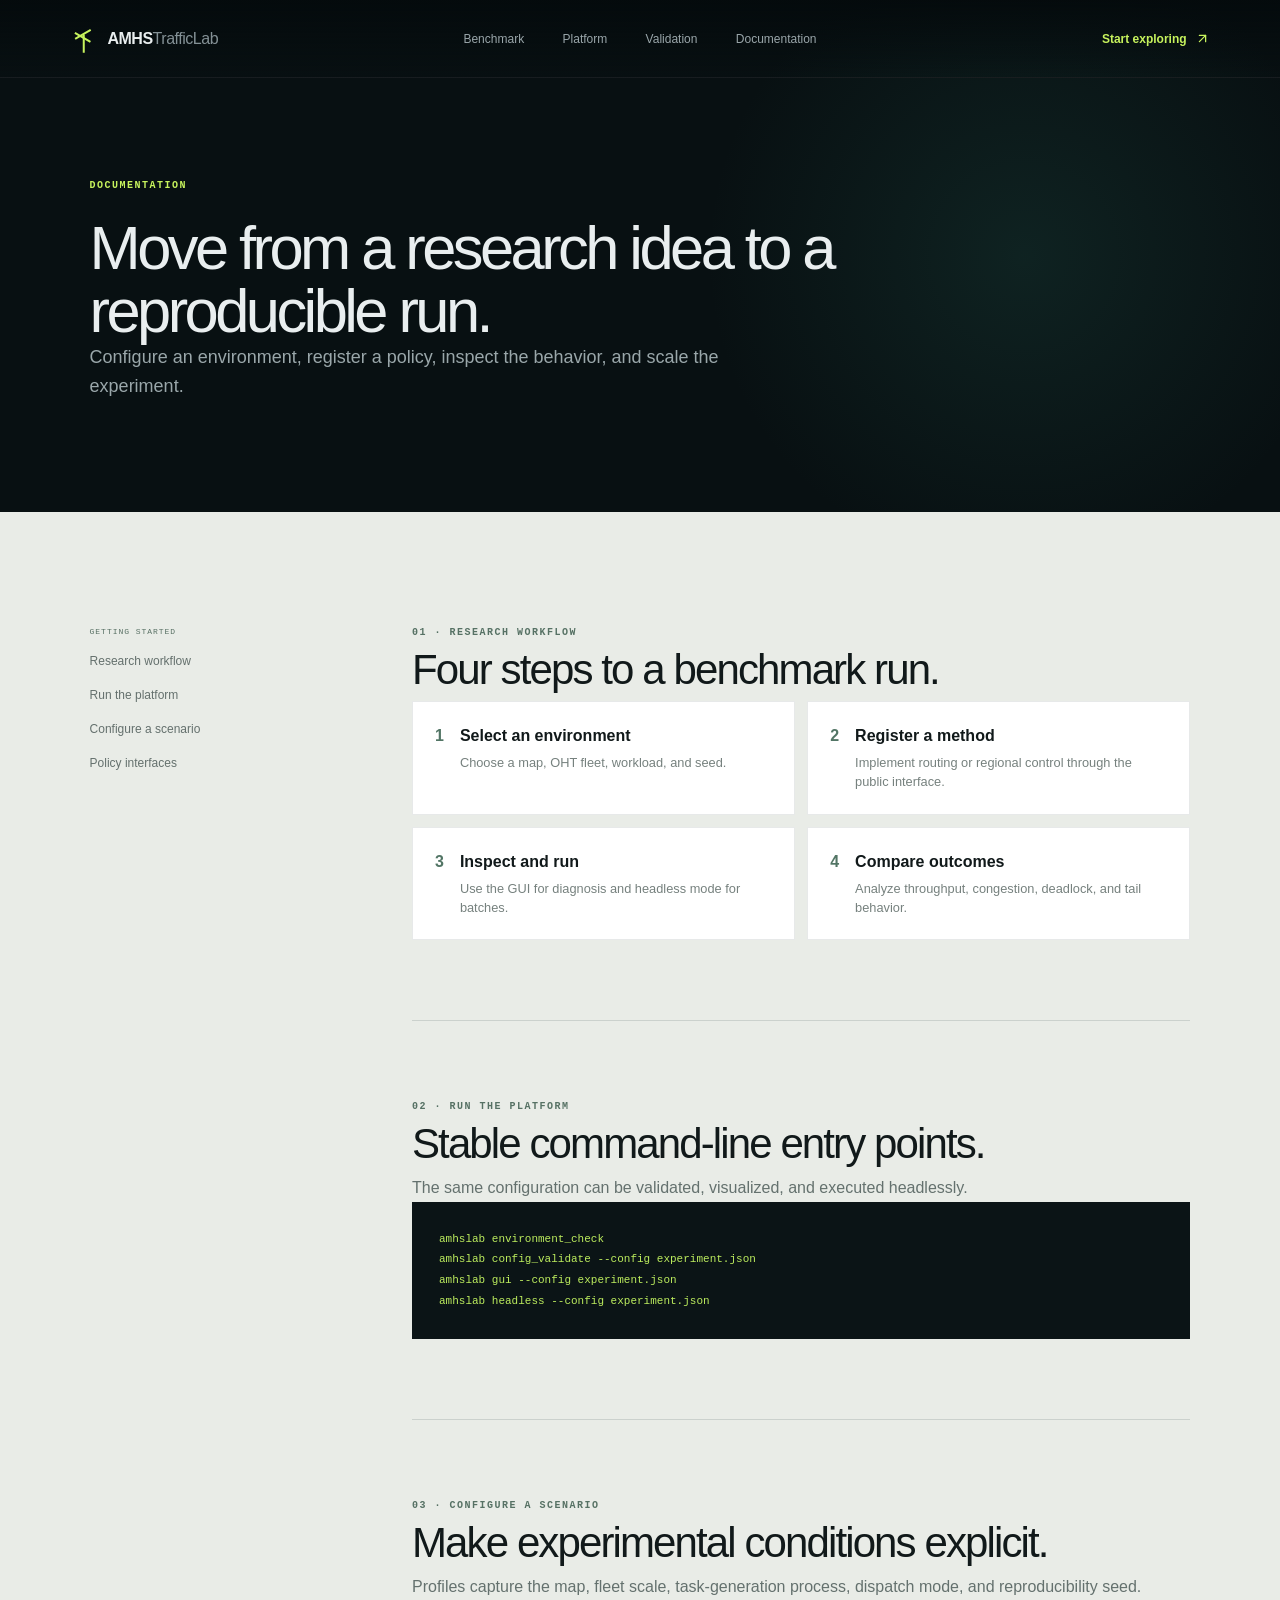
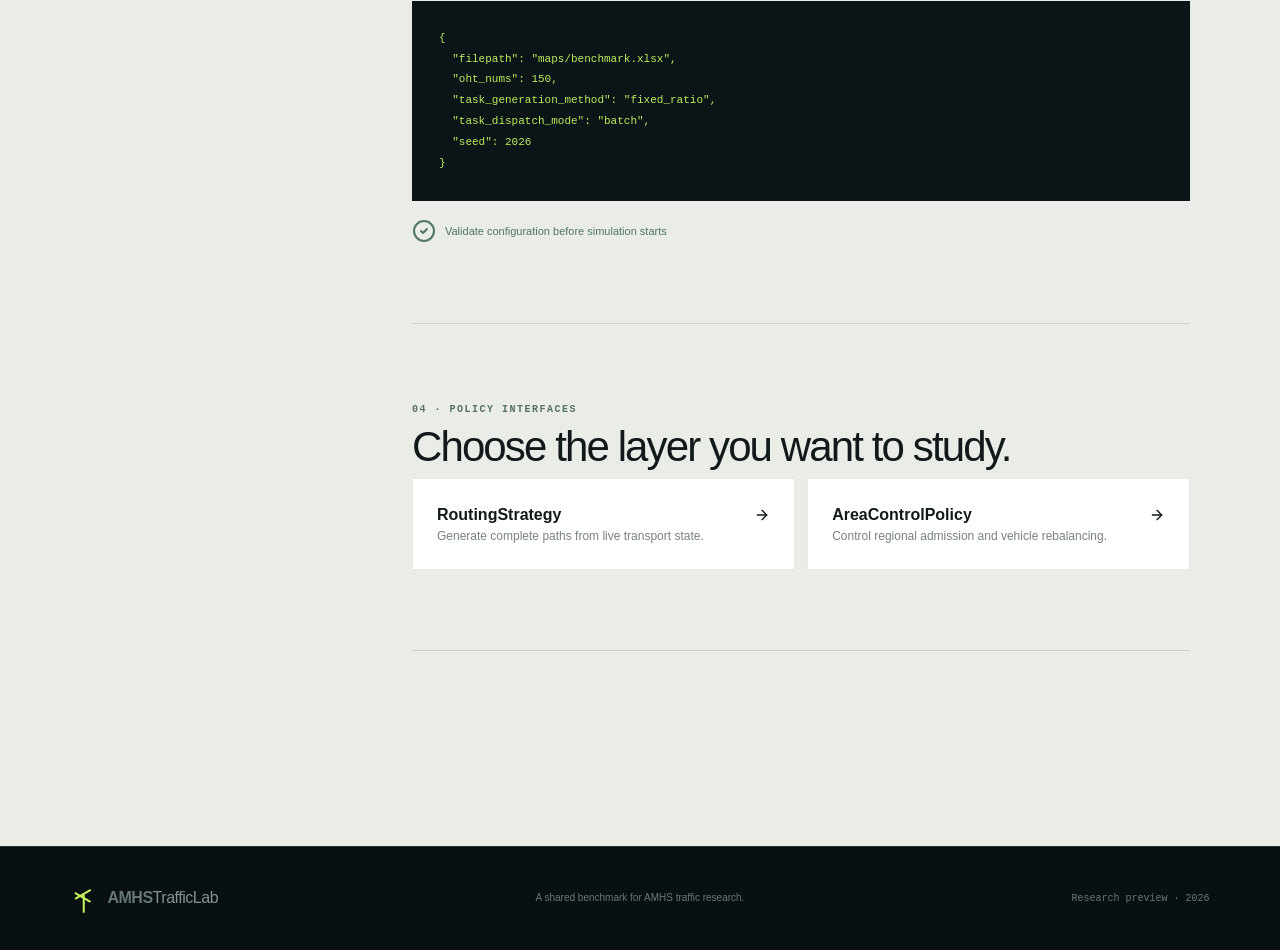
<file: docs/index.html>
<!DOCTYPE html><html lang="en"><head><meta charSet="utf-8"/><meta name="viewport" content="width=device-width, initial-scale=1"/><link rel="stylesheet" href="/_next/static/css/index.Dm42yth0.css" data-rsc-css-href="/_next/static/css/index.Dm42yth0.css" data-precedence="vite-rsc/importer-resources"/><link rel="modulepreload" fetchPriority="low" href="/_next/static/chunks/index-DmG99GUo.js"/><script src="/_next/static/chunks/rolldown-runtime-C60lm6uB.js" type="module" async=""></script><script src="/_next/static/chunks/framework-D_rUT4EX.js" type="module" async=""></script><link rel="modulepreload" href="/_next/static/chunks/layout-segment-context-IRfLSpSF.js" crossorigin=""/><link rel="modulepreload" href="/_next/static/chunks/Icon-Bo9jbUr1.js" crossorigin=""/><title>Documentation — AMHSTrafficLab</title><meta name="description" content="Quick-start guide for configuring experiments and extending AMHSTrafficLab."/><meta property="og:title" content="AMHSTrafficLab — Industrial Benchmark for Intelligent Material Flow"/><meta property="og:description" content="Develop and evaluate routing and regional flow-control methods across realistic, multi-scale AMHS traffic environments."/><meta property="og:type" content="website"/><meta property="og:image" content="https://amhstrafficlab.github.io/og.png"/><meta property="og:image:width" content="1734"/><meta property="og:image:height" content="907"/><meta property="og:image:alt" content="AMHSTrafficLab rail-network benchmark"/><meta name="twitter:card" content="summary_large_image"/><meta name="twitter:title" content="AMHSTrafficLab — Industrial Benchmark for Intelligent Material Flow"/><meta name="twitter:description" content="Develop and evaluate routing and regional flow-control methods across realistic, multi-scale AMHS traffic environments."/><meta name="twitter:image" content="https://amhstrafficlab.github.io/og.png"/><script>Object.assign(((self[Symbol.for("vinext.navigationRuntime")]??={bootstrap:{routeManifest:null},functions:{}}).bootstrap.rsc??={rsc:[]}),{params:{},nav:{"pathname":"/docs","searchParams":[]}})</script><link rel="modulepreload" href="/_next/static/chunks/index-DmG99GUo.js" />
</head><body><header class="site-header"><a class="brand" href="/" aria-label="AMHSTrafficLab home"><span class="brand-mark" aria-hidden="true"><span></span><span></span><span></span></span><span>AMHS<span class="brand-light">TrafficLab</span></span></a><nav class="nav-links" aria-label="Main navigation"><a href="/benchmark">Benchmark</a><a href="/platform">Platform</a><a href="/validation">Validation</a><a href="/docs">Documentation</a></nav><a class="header-cta" href="/docs">Start exploring <svg xmlns="http://www.w3.org/2000/svg" width="15" height="15" viewBox="0 0 24 24" fill="none" stroke="currentColor" stroke-width="2" stroke-linecap="round" stroke-linejoin="round" class="lucide lucide-arrow-up-right" aria-hidden="true"><path d="M7 7h10v10"></path><path d="M7 17 17 7"></path></svg></a></header><main><section class="page-hero docs-hero"><div class="section-label lime">DOCUMENTATION</div><h1>Move from a research idea to a reproducible run.</h1><p>Configure an environment, register a policy, inspect the behavior, and scale the experiment.</p></section><section class="docs-layout light-section"><aside><span>GETTING STARTED</span><a href="#workflow">Research workflow</a><a href="#commands">Run the platform</a><a href="#config">Configure a scenario</a><a href="#interfaces">Policy interfaces</a></aside><div class="docs-content"><article id="workflow"><div class="section-label">01 · RESEARCH WORKFLOW</div><h2>Four steps to a benchmark run.</h2><div class="doc-steps"><div><b>1</b><span><strong>Select an environment</strong><small>Choose a map, OHT fleet, workload, and seed.</small></span></div><div><b>2</b><span><strong>Register a method</strong><small>Implement routing or regional control through the public interface.</small></span></div><div><b>3</b><span><strong>Inspect and run</strong><small>Use the GUI for diagnosis and headless mode for batches.</small></span></div><div><b>4</b><span><strong>Compare outcomes</strong><small>Analyze throughput, congestion, deadlock, and tail behavior.</small></span></div></div></article><article id="commands"><div class="section-label">02 · RUN THE PLATFORM</div><h2>Stable command-line entry points.</h2><p>The same configuration can be validated, visualized, and executed headlessly.</p><pre class="doc-code"><code>amhslab environment_check
amhslab config_validate --config experiment.json
amhslab gui --config experiment.json
amhslab headless --config experiment.json</code></pre></article><article id="config"><div class="section-label">03 · CONFIGURE A SCENARIO</div><h2>Make experimental conditions explicit.</h2><p>Profiles capture the map, fleet scale, task-generation process, dispatch mode, and reproducibility seed.</p><pre class="doc-code"><code>{
  &quot;filepath&quot;: &quot;maps/benchmark.xlsx&quot;,
  &quot;oht_nums&quot;: 150,
  &quot;task_generation_method&quot;: &quot;fixed_ratio&quot;,
  &quot;task_dispatch_mode&quot;: &quot;batch&quot;,
  &quot;seed&quot;: 2026
}</code></pre><div class="check-row"><svg xmlns="http://www.w3.org/2000/svg" width="24" height="24" viewBox="0 0 24 24" fill="none" stroke="currentColor" stroke-width="2" stroke-linecap="round" stroke-linejoin="round" class="lucide lucide-circle-check" aria-hidden="true"><circle cx="12" cy="12" r="10"></circle><path d="m9 12 2 2 4-4"></path></svg> Validate configuration before simulation starts</div></article><article id="interfaces"><div class="section-label">04 · POLICY INTERFACES</div><h2>Choose the layer you want to study.</h2><div class="doc-link-grid"><a href="/platform"><b>RoutingStrategy</b><span>Generate complete paths from live transport state.</span><svg xmlns="http://www.w3.org/2000/svg" width="24" height="24" viewBox="0 0 24 24" fill="none" stroke="currentColor" stroke-width="2" stroke-linecap="round" stroke-linejoin="round" class="lucide lucide-arrow-right" aria-hidden="true"><path d="M5 12h14"></path><path d="m12 5 7 7-7 7"></path></svg></a><a href="/platform"><b>AreaControlPolicy</b><span>Control regional admission and vehicle rebalancing.</span><svg xmlns="http://www.w3.org/2000/svg" width="24" height="24" viewBox="0 0 24 24" fill="none" stroke="currentColor" stroke-width="2" stroke-linecap="round" stroke-linejoin="round" class="lucide lucide-arrow-right" aria-hidden="true"><path d="M5 12h14"></path><path d="m12 5 7 7-7 7"></path></svg></a></div></article></div></section></main><footer class="site-footer"><a class="brand" href="/" aria-label="AMHSTrafficLab home"><span class="brand-mark" aria-hidden="true"><span></span><span></span><span></span></span><span>AMHS<span class="brand-light">TrafficLab</span></span></a><p>A shared benchmark for AMHS traffic research.</p><span>Research preview · 2026</span></footer><script type="module" src="/_next/static/chunks/index-DmG99GUo.js" id="_R_" async=""></script><script>((self[Symbol.for("vinext.navigationRuntime")]??={bootstrap:{routeManifest:null},functions:{}}).bootstrap.rsc??={rsc:[]}).rsc.push("0:{\"page:/docs\":\"$L1\",\"layout:/\":\"$L2\",\"route:/docs\":\"$L3\",\"__route\":\"route:/docs\",\"__interceptionContext\":null,\"__layoutIds\":[\"layout:/\"],\"__rootLayout\":\"/\",\"__bfcacheSegmentIdentities\":{\"layout:/\":\"[\\\"layout\\\",\\\"layout:/\\\",\\\"root-boundary:/\\\",\\\"\\\"]\",\"page:/docs\":\"[\\\"page\\\",\\\"page:/docs\\\",\\\"root-boundary:/\\\",\\\"[\\\\\\\"docs\\\\\\\"]\\\"]\"},\"__srcPage\":[\"docs\",\"page\"],\"__layoutFlags\":{\"layout:/\":\"s\"},\"__artifactCompatibility\":{\"schemaVersion\":1,\"graphVersion\":\"app-route-graph:dfe94c40a7dc5361\",\"deploymentVersion\":\"770fc733-fc7d-45d7-9b82-72227a09e01b\",\"appElementsSchemaVersion\":1,\"rscPayloadSchemaVersion\":1,\"rootBoundaryId\":\"/\",\"renderEpoch\":null}}\n")</script><script>((self[Symbol.for("vinext.navigationRuntime")]??={bootstrap:{routeManifest:null},functions:{}}).bootstrap.rsc??={rsc:[]}).rsc.push("4:I[\"8c0f216c4604\",[],\"Children\",1]\n")</script><script>((self[Symbol.for("vinext.navigationRuntime")]??={bootstrap:{routeManifest:null},functions:{}}).bootstrap.rsc??={rsc:[]}).rsc.push("5:I[\"593f344dc510\",[],\"GlobalErrorBoundary\",1]\n")</script><script>((self[Symbol.for("vinext.navigationRuntime")]??={bootstrap:{routeManifest:null},functions:{}}).bootstrap.rsc??={rsc:[]}).rsc.push("6:I[\"0b874ad30386\",[],\"default\",1]\n")</script><script>((self[Symbol.for("vinext.navigationRuntime")]??={bootstrap:{routeManifest:null},functions:{}}).bootstrap.rsc??={rsc:[]}).rsc.push("7:I[\"593f344dc510\",[],\"ErrorBoundary\",1]\n")</script><script>((self[Symbol.for("vinext.navigationRuntime")]??={bootstrap:{routeManifest:null},functions:{}}).bootstrap.rsc??={rsc:[]}).rsc.push("8:I[\"15c18cfaeeff\",[],\"LayoutSegmentProvider\",1]\n")</script><script>((self[Symbol.for("vinext.navigationRuntime")]??={bootstrap:{routeManifest:null},functions:{}}).bootstrap.rsc??={rsc:[]}).rsc.push("9:I[\"8c0f216c4604\",[],\"Slot\",1]\n")</script><script>((self[Symbol.for("vinext.navigationRuntime")]??={bootstrap:{routeManifest:null},functions:{}}).bootstrap.rsc??={rsc:[]}).rsc.push("a:I[\"593f344dc510\",[],\"NotFoundBoundary\",1]\n")</script><script>((self[Symbol.for("vinext.navigationRuntime")]??={bootstrap:{routeManifest:null},functions:{}}).bootstrap.rsc??={rsc:[]}).rsc.push("b:I[\"9276801271d6\",[],\"AppRouterScrollTarget\",1]\n")</script><script>((self[Symbol.for("vinext.navigationRuntime")]??={bootstrap:{routeManifest:null},functions:{}}).bootstrap.rsc??={rsc:[]}).rsc.push("c:I[\"593f344dc510\",[],\"RedirectBoundary\",1]\n")</script><script>((self[Symbol.for("vinext.navigationRuntime")]??={bootstrap:{routeManifest:null},functions:{}}).bootstrap.rsc??={rsc:[]}).rsc.push(":HL[\"/_next/static/css/index.Dm42yth0.css\",\"style\"     ]\n")</script><script>((self[Symbol.for("vinext.navigationRuntime")]??={bootstrap:{routeManifest:null},functions:{}}).bootstrap.rsc??={rsc:[]}).rsc.push("2:[[[\"$\",\"link\",\"css:/_next/static/css/index.Dm42yth0.css\",{\"rel\":\"stylesheet\",\"precedence\":\"vite-rsc/importer-resources\",\"href\":\"/_next/static/css/index.Dm42yth0.css\",\"data-rsc-css-href\":\"/_next/static/css/index.Dm42yth0.css\"}],\"$undefined\"],[\"$\",\"html\",null,{\"lang\":\"en\",\"children\":[\"$\",\"body\",null,{\"children\":[\"$\",\"$L4\",null,{}]}]}]]\n")</script><script>((self[Symbol.for("vinext.navigationRuntime")]??={bootstrap:{routeManifest:null},functions:{}}).bootstrap.rsc??={rsc:[]}).rsc.push("3:[[[\"$\",\"meta\",null,{\"charSet\":\"utf-8\"}],[[\"$\",\"title\",\"0\",{\"children\":\"Documentation — AMHSTrafficLab\"}],[\"$\",\"meta\",\"1\",{\"name\":\"description\",\"content\":\"Quick-start guide for configuring experiments and extending AMHSTrafficLab.\"}],[\"$\",\"meta\",\"2\",{\"property\":\"og:title\",\"content\":\"AMHSTrafficLab — Industrial Benchmark for Intelligent Material Flow\"}],[\"$\",\"meta\",\"3\",{\"property\":\"og:description\",\"content\":\"Develop and evaluate routing and regional flow-control methods across realistic, multi-scale AMHS traffic environments.\"}],[\"$\",\"meta\",\"4\",{\"property\":\"og:type\",\"content\":\"website\"}],[\"$\",\"meta\",\"5\",{\"property\":\"og:image\",\"content\":\"https://amhstrafficlab.github.io/og.png\"}],[\"$\",\"meta\",\"6\",{\"property\":\"og:image:width\",\"content\":\"1734\"}],[\"$\",\"meta\",\"7\",{\"property\":\"og:image:height\",\"content\":\"907\"}],[\"$\",\"meta\",\"8\",{\"property\":\"og:image:alt\",\"content\":\"AMHSTrafficLab rail-network benchmark\"}],[\"$\",\"meta\",\"9\",{\"name\":\"twitter:card\",\"content\":\"summary_large_image\"}],[\"$\",\"meta\",\"10\",{\"name\":\"twitter:title\",\"content\":\"AMHSTrafficLab — Industrial Benchmark for Intelligent Material Flow\"}],[\"$\",\"meta\",\"11\",{\"name\":\"twitter:description\",\"content\":\"Develop and evaluate routing and regional flow-control methods across realistic, multi-scale AMHS traffic environments.\"}],[\"$\",\"meta\",\"12\",{\"name\":\"twitter:image\",\"content\":\"https://amhstrafficlab.github.io/og.png\"}]],[[\"$\",\"meta\",\"0\",{\"name\":\"viewport\",\"content\":\"width=device-width, initial-scale=1\"}]]],[\"$\",\"$L5\",null,{\"fallback\":\"$6\",\"children\":[\"$\",\"$L7\",null,{\"fallback\":\"$6\",\"children\":[\"$\",\"$L8\",null,{\"providerId\":\"layout:/\",\"segmentMap\":{\"children\":[\"docs\"]},\"children\":[\"$\",\"$L9\",null,{\"id\":\"layout:/\",\"parallelSlots\":\"$undefined\",\"children\":[\"$\",\"$La\",null,{\"resetKey\":\"docs\",\"fallback\":[[\"$\",\"title\",null,{\"children\":\"404: This page could not be found.\"}],[\"$\",\"div\",null,{\"style\":{\"fontFamily\":\"system-ui,\\\"Segoe UI\\\",Roboto,Helvetica,Arial,sans-serif,\\\"Apple Color Emoji\\\",\\\"Segoe UI Emoji\\\"\",\"height\":\"100vh\",\"textAlign\":\"center\",\"display\":\"flex\",\"flexDirection\":\"column\",\"alignItems\":\"center\",\"justifyContent\":\"center\"},\"children\":[\"$\",\"div\",null,{\"children\":[[\"$\",\"style\",null,{\"dangerouslySetInnerHTML\":{\"__html\":\"body{color:#000;background:#fff;margin:0}.next-error-h1{border-right:1px solid rgba(0,0,0,.3)}@media (prefers-color-scheme:dark){body{color:#fff;background:#000}.next-error-h1{border-right:1px solid rgba(255,255,255,.3)}}\"}}],[\"$\",\"h1\",null,{\"className\":\"next-error-h1\",\"style\":{\"display\":\"inline-block\",\"margin\":\"0 20px 0 0\",\"padding\":\"0 23px 0 0\",\"fontSize\":24,\"fontWeight\":500,\"verticalAlign\":\"top\",\"lineHeight\":\"49px\"},\"children\":404}],[\"$\",\"div\",null,{\"style\":{\"display\":\"inline-block\"},\"children\":[\"$\",\"h2\",null,{\"style\":{\"fontSize\":14,\"fontWeight\":400,\"lineHeight\":\"49px\",\"margin\":0},\"children\":\"This page could not be found.\"}]}]]}]}]],\"children\":[\"$\",\"$Lb\",null,{\"children\":[\"$\",\"$Lc\",null,{\"children\":[[\"$\",\"$L8\",null,{\"providerId\":\"page:/docs\",\"segmentMap\":{\"children\":[\"__PAGE__\"]},\"children\":[\"$\",\"$L9\",null,{\"id\":\"page:/docs\"}]}],null]}]}]}]}]}]}]}],null,null]\n")</script><script>((self[Symbol.for("vinext.navigationRuntime")]??={bootstrap:{routeManifest:null},functions:{}}).bootstrap.rsc??={rsc:[]}).rsc.push("d:I[\"339f946bc456\",[],\"default\",1]\n")</script><script>((self[Symbol.for("vinext.navigationRuntime")]??={bootstrap:{routeManifest:null},functions:{}}).bootstrap.rsc??={rsc:[]}).rsc.push("1:[[\"$\",\"header\",null,{\"className\":\"site-header\",\"children\":[[\"$\",\"a\",null,{\"className\":\"brand\",\"href\":\"/\",\"aria-label\":\"AMHSTrafficLab home\",\"children\":[[\"$\",\"span\",null,{\"className\":\"brand-mark\",\"aria-hidden\":\"true\",\"children\":[[\"$\",\"span\",null,{}],[\"$\",\"span\",null,{}],[\"$\",\"span\",null,{}]]}],[\"$\",\"span\",null,{\"children\":[\"AMHS\",[\"$\",\"span\",null,{\"className\":\"brand-light\",\"children\":\"TrafficLab\"}]]}]]}],[\"$\",\"nav\",null,{\"className\":\"nav-links\",\"aria-label\":\"Main navigation\",\"children\":[[\"$\",\"a\",\"/benchmark\",{\"href\":\"/benchmark\",\"children\":\"Benchmark\"}],[\"$\",\"a\",\"/platform\",{\"href\":\"/platform\",\"children\":\"Platform\"}],[\"$\",\"a\",\"/validation\",{\"href\":\"/validation\",\"children\":\"Validation\"}],[\"$\",\"a\",\"/docs\",{\"href\":\"/docs\",\"children\":\"Documentation\"}]]}],[\"$\",\"a\",null,{\"className\":\"header-cta\",\"href\":\"/docs\",\"children\":[\"Start exploring \",[\"$\",\"$Ld\",null,{\"ref\":\"$undefined\",\"iconNode\":[[\"path\",{\"d\":\"M7 7h10v10\",\"key\":\"1tivn9\"}],[\"path\",{\"d\":\"M7 17 17 7\",\"key\":\"1vkiza\"}]],\"className\":\"lucide-arrow-up-right\",\"size\":15}]]}]]}],[\"$\",\"main\",null,{\"children\":[[\"$\",\"section\",null,{\"className\":\"page-hero docs-hero\",\"children\":[[\"$\",\"div\",null,{\"className\":\"section-label lime\",\"children\":\"DOCUMENTATION\"}],[\"$\",\"h1\",null,{\"children\":\"Move from a research idea to a reproducible run.\"}],[\"$\",\"p\",null,{\"children\":\"Configure an environment, register a policy, inspect the behavior, and scale the experiment.\"}]]}],[\"$\",\"section\",null,{\"className\":\"docs-layout light-section\",\"children\":[[\"$\",\"aside\",null,{\"children\":[[\"$\",\"span\",null,{\"children\":\"GETTING STARTED\"}],[\"$\",\"a\",null,{\"href\":\"#workflow\",\"children\":\"Research workflow\"}],[\"$\",\"a\",null,{\"href\":\"#commands\",\"children\":\"Run the platform\"}],[\"$\",\"a\",null,{\"href\":\"#config\",\"children\":\"Configure a scenario\"}],[\"$\",\"a\",null,{\"href\":\"#interfaces\",\"children\":\"Policy interfaces\"}]]}],[\"$\",\"div\",null,{\"className\":\"docs-content\",\"children\":[[\"$\",\"article\",null,{\"id\":\"workflow\",\"children\":[[\"$\",\"div\",null,{\"className\":\"section-label\",\"children\":\"01 · RESEARCH WORKFLOW\"}],[\"$\",\"h2\",null,{\"children\":\"Four steps to a benchmark run.\"}],[\"$\",\"div\",null,{\"className\":\"doc-steps\",\"children\":[[\"$\",\"div\",null,{\"children\":[[\"$\",\"b\",null,{\"children\":\"1\"}],[\"$\",\"span\",null,{\"children\":[[\"$\",\"strong\",null,{\"children\":\"Select an environment\"}],[\"$\",\"small\",null,{\"children\":\"Choose a map, OHT fleet, workload, and seed.\"}]]}]]}],[\"$\",\"div\",null,{\"children\":[[\"$\",\"b\",null,{\"children\":\"2\"}],[\"$\",\"span\",null,{\"children\":[[\"$\",\"strong\",null,{\"children\":\"Register a method\"}],[\"$\",\"small\",null,{\"children\":\"Implement routing or regional control through the public interface.\"}]]}]]}],[\"$\",\"div\",null,{\"children\":[[\"$\",\"b\",null,{\"children\":\"3\"}],[\"$\",\"span\",null,{\"children\":[[\"$\",\"strong\",null,{\"children\":\"Inspect and run\"}],[\"$\",\"small\",null,{\"children\":\"Use the GUI for diagnosis and headless mode for batches.\"}]]}]]}],[\"$\",\"div\",null,{\"children\":[[\"$\",\"b\",null,{\"children\":\"4\"}],[\"$\",\"span\",null,{\"children\":[[\"$\",\"strong\",null,{\"children\":\"Compare outcomes\"}],[\"$\",\"small\",null,{\"children\":\"Analyze throughput, congestion, deadlock, and tail behavior.\"}]]}]]}]]}]]}],[\"$\",\"article\",null,{\"id\":\"commands\",\"children\":[[\"$\",\"div\",null,{\"className\":\"section-label\",\"children\":\"02 · RUN THE PLATFORM\"}],[\"$\",\"h2\",null,{\"children\":\"Stable command-line entry points.\"}],[\"$\",\"p\",null,{\"children\":\"The same configuration can be validated, visualized, and executed headlessly.\"}],[\"$\",\"pre\",null,{\"className\":\"doc-code\",\"children\":[\"$\",\"code\",null,{\"children\":\"amhslab environment_check\\namhslab config_validate --config experiment.json\\namhslab gui --config experiment.json\\namhslab headless --config experiment.json\"}]}]]}],[\"$\",\"article\",null,{\"id\":\"config\",\"children\":[[\"$\",\"div\",null,{\"className\":\"section-label\",\"children\":\"03 · CONFIGURE A SCENARIO\"}],[\"$\",\"h2\",null,{\"children\":\"Make experimental conditions explicit.\"}],[\"$\",\"p\",null,{\"children\":\"Profiles capture the map, fleet scale, task-generation process, dispatch mode, and reproducibility seed.\"}],[\"$\",\"pre\",null,{\"className\":\"doc-code\",\"children\":[\"$\",\"code\",null,{\"children\":\"{\\n  \\\"filepath\\\": \\\"maps/benchmark.xlsx\\\",\\n  \\\"oht_nums\\\": 150,\\n  \\\"task_generation_method\\\": \\\"fixed_ratio\\\",\\n  \\\"task_dispatch_mode\\\": \\\"batch\\\",\\n  \\\"seed\\\": 2026\\n}\"}]}],[\"$\",\"div\",null,{\"className\":\"check-row\",\"children\":[[\"$\",\"$Ld\",null,{\"ref\":\"$undefined\",\"iconNode\":[[\"circle\",{\"cx\":\"12\",\"cy\":\"12\",\"r\":\"10\",\"key\":\"1mglay\"}],[\"path\",{\"d\":\"m9 12 2 2 4-4\",\"key\":\"dzmm74\"}]],\"className\":\"lucide-circle-check\"}],\" Validate configuration before simulation starts\"]}]]}],[\"$\",\"article\",null,{\"id\":\"interfaces\",\"children\":[[\"$\",\"div\",null,{\"className\":\"section-label\",\"children\":\"04 · POLICY INTERFACES\"}],\"$Le\",\"$Lf\"]}]]}]]}]]}],\"$L10\"]\n")</script><script>((self[Symbol.for("vinext.navigationRuntime")]??={bootstrap:{routeManifest:null},functions:{}}).bootstrap.rsc??={rsc:[]}).rsc.push("e:[\"$\",\"h2\",null,{\"children\":\"Choose the layer you want to study.\"}]\n")</script><script>((self[Symbol.for("vinext.navigationRuntime")]??={bootstrap:{routeManifest:null},functions:{}}).bootstrap.rsc??={rsc:[]}).rsc.push("f:[\"$\",\"div\",null,{\"className\":\"doc-link-grid\",\"children\":[[\"$\",\"a\",null,{\"href\":\"/platform\",\"children\":[[\"$\",\"b\",null,{\"children\":\"RoutingStrategy\"}],[\"$\",\"span\",null,{\"children\":\"Generate complete paths from live transport state.\"}],[\"$\",\"$Ld\",null,{\"ref\":\"$undefined\",\"iconNode\":[[\"path\",{\"d\":\"M5 12h14\",\"key\":\"1ays0h\"}],[\"path\",{\"d\":\"m12 5 7 7-7 7\",\"key\":\"xquz4c\"}]],\"className\":\"lucide-arrow-right\"}]]}],[\"$\",\"a\",null,{\"href\":\"/platform\",\"children\":[[\"$\",\"b\",null,{\"children\":\"AreaControlPolicy\"}],[\"$\",\"span\",null,{\"children\":\"Control regional admission and vehicle rebalancing.\"}],[\"$\",\"$Ld\",null,{\"ref\":\"$undefined\",\"iconNode\":\"$f:props:children:0:props:children:2:props:iconNode\",\"className\":\"lucide-arrow-right\"}]]}]]}]\n")</script><script>((self[Symbol.for("vinext.navigationRuntime")]??={bootstrap:{routeManifest:null},functions:{}}).bootstrap.rsc??={rsc:[]}).rsc.push("10:[\"$\",\"footer\",null,{\"className\":\"site-footer\",\"children\":[[\"$\",\"a\",null,{\"className\":\"brand\",\"href\":\"/\",\"aria-label\":\"AMHSTrafficLab home\",\"children\":[[\"$\",\"span\",null,{\"className\":\"brand-mark\",\"aria-hidden\":\"true\",\"children\":[[\"$\",\"span\",null,{}],[\"$\",\"span\",null,{}],[\"$\",\"span\",null,{}]]}],[\"$\",\"span\",null,{\"children\":[\"AMHS\",[\"$\",\"span\",null,{\"className\":\"brand-light\",\"children\":\"TrafficLab\"}]]}]]}],[\"$\",\"p\",null,{\"children\":\"A shared benchmark for AMHS traffic research.\"}],[\"$\",\"span\",null,{\"children\":\"Research preview · 2026\"}]]}]\n")</script><script>Object.assign(((self[Symbol.for("vinext.navigationRuntime")]??={bootstrap:{routeManifest:null},functions:{}}).bootstrap.rsc??={rsc:[]}),{"initialCacheKind":"static"});((self[Symbol.for("vinext.navigationRuntime")]??={bootstrap:{routeManifest:null},functions:{}}).bootstrap.rsc??={rsc:[]}).done=true</script></body></html>
</file>
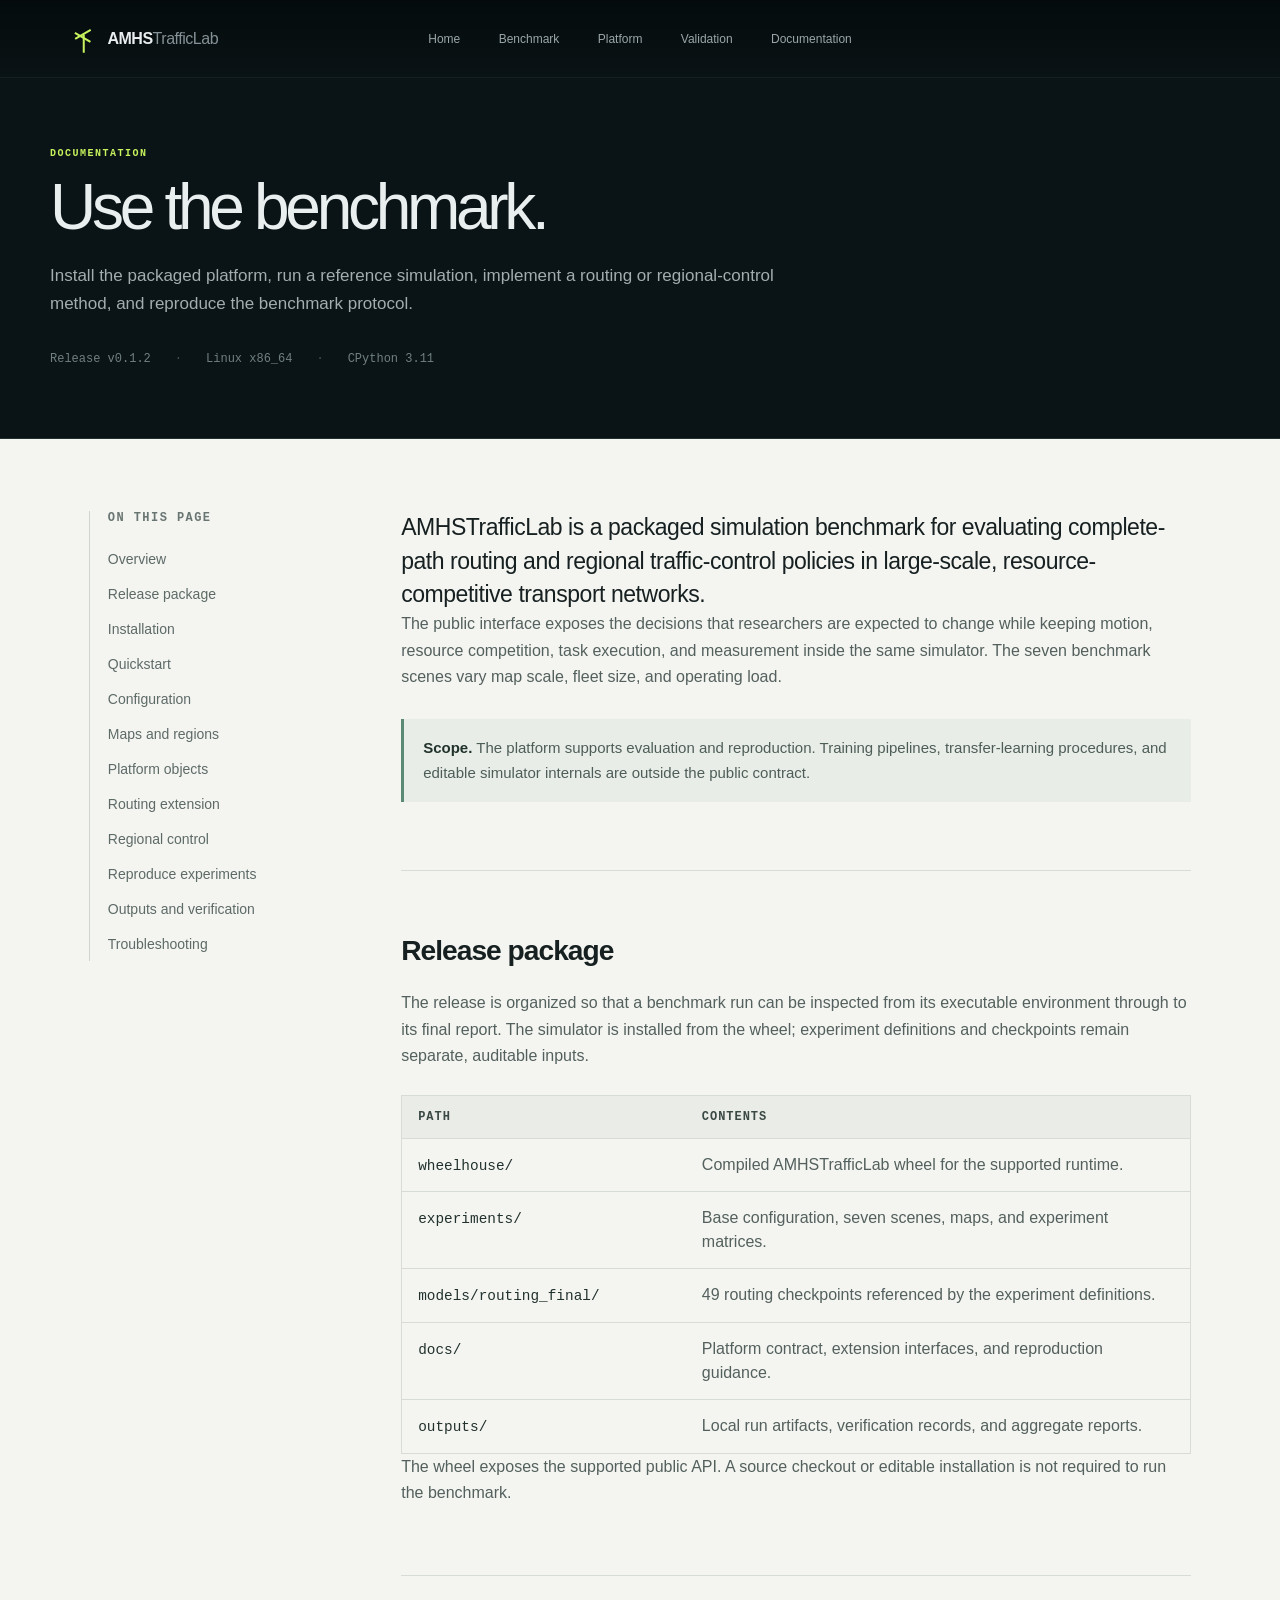
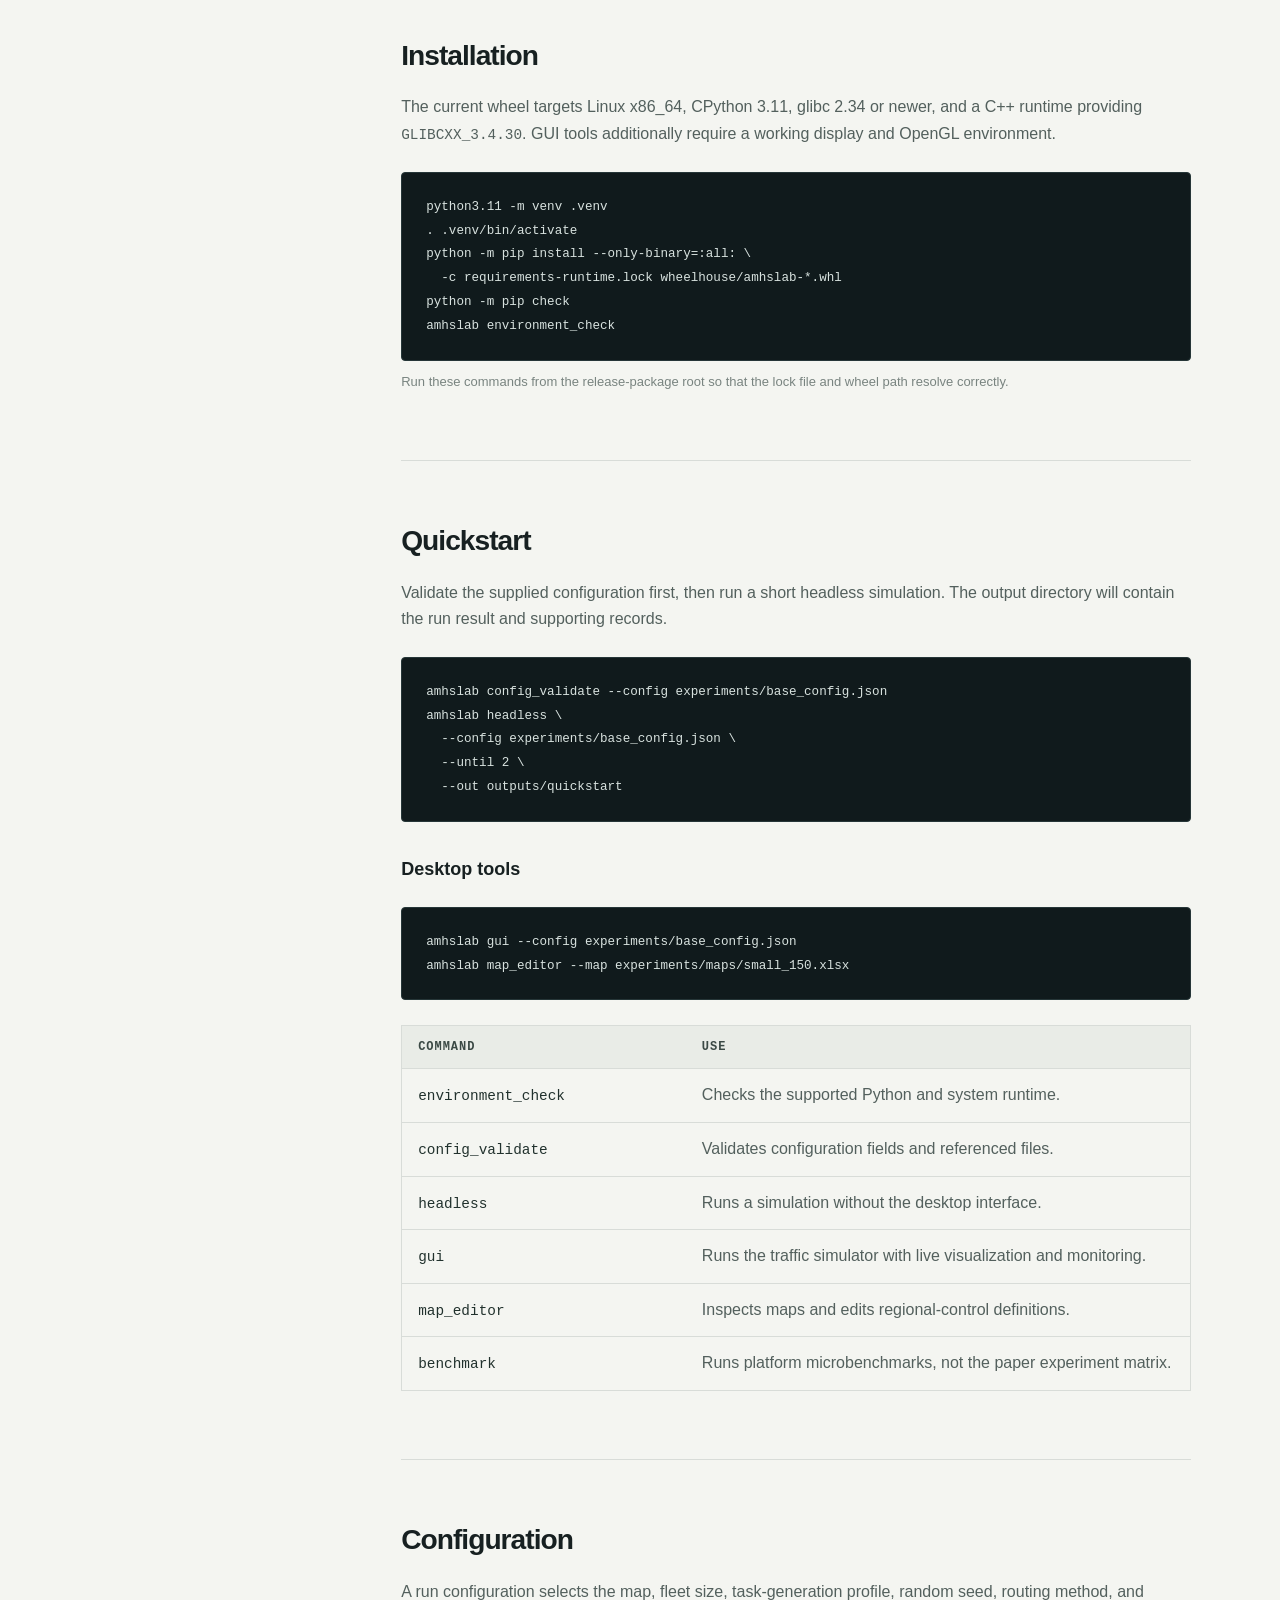
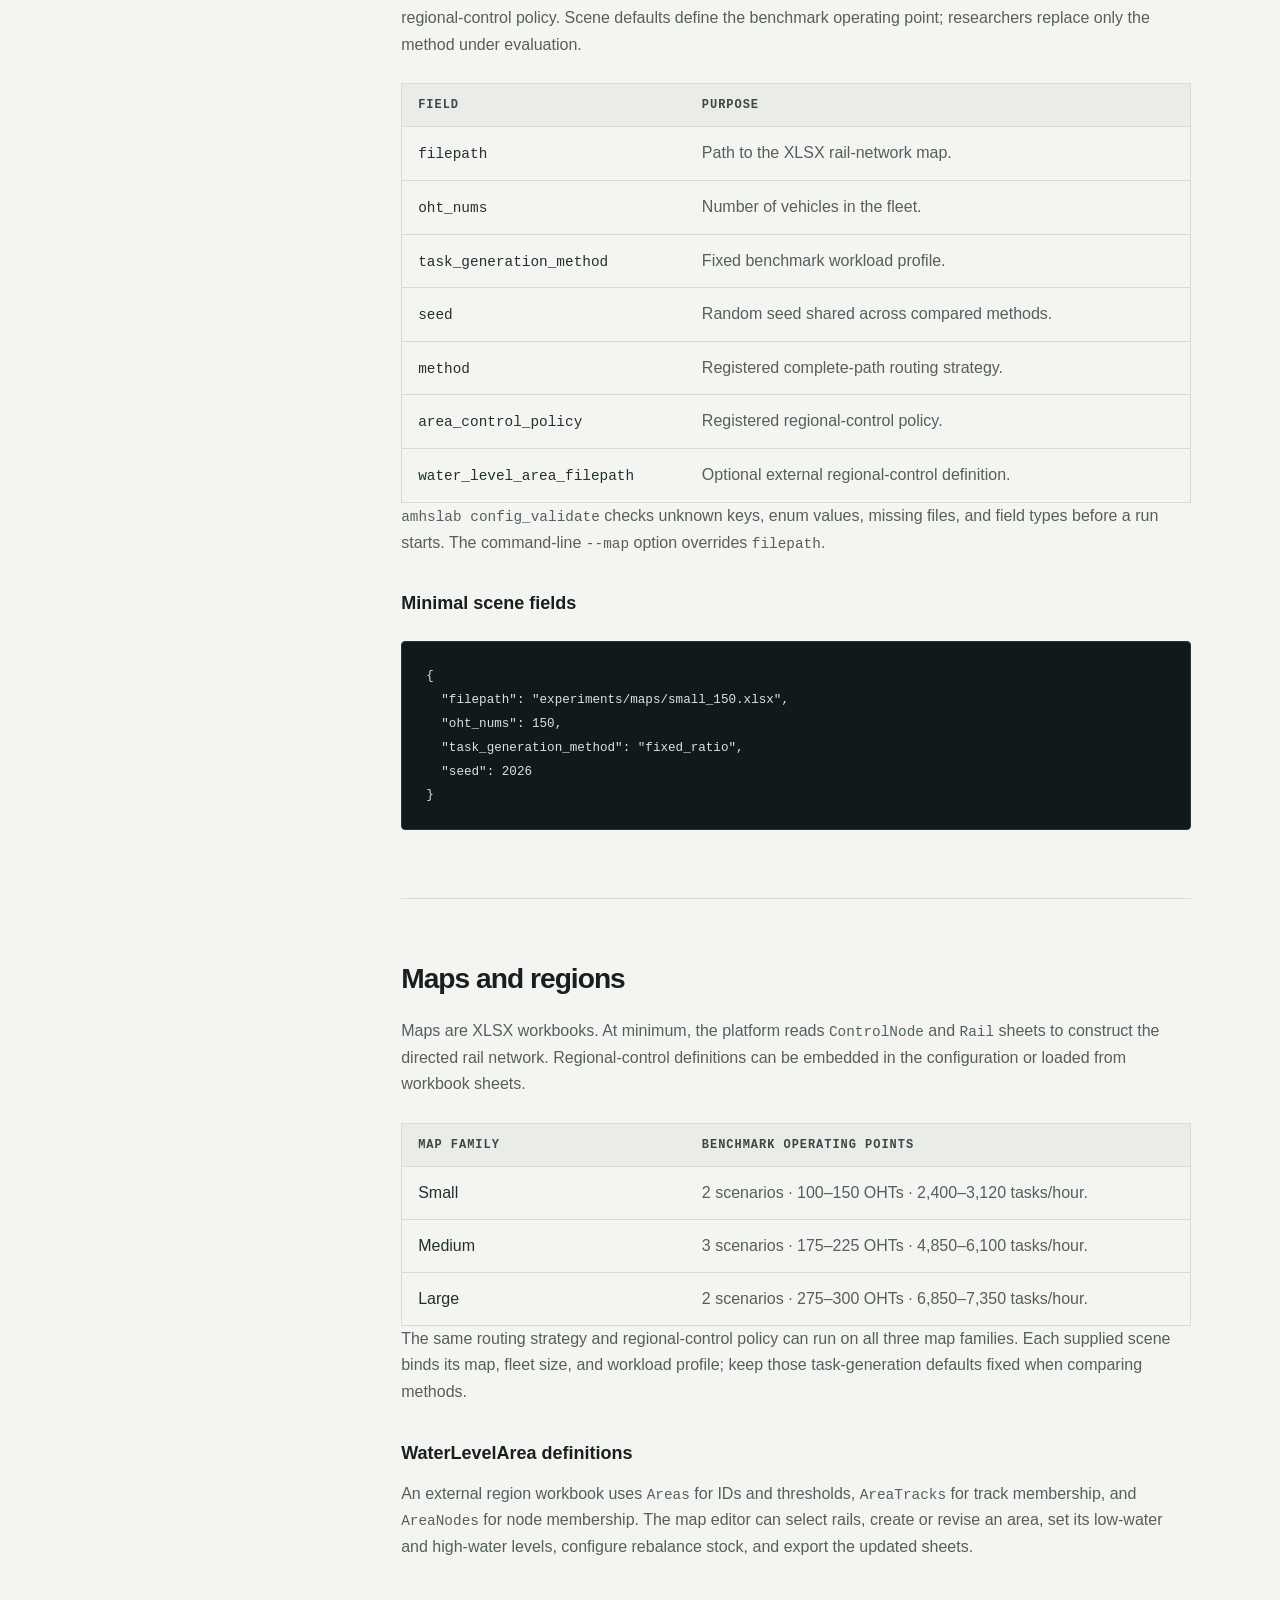
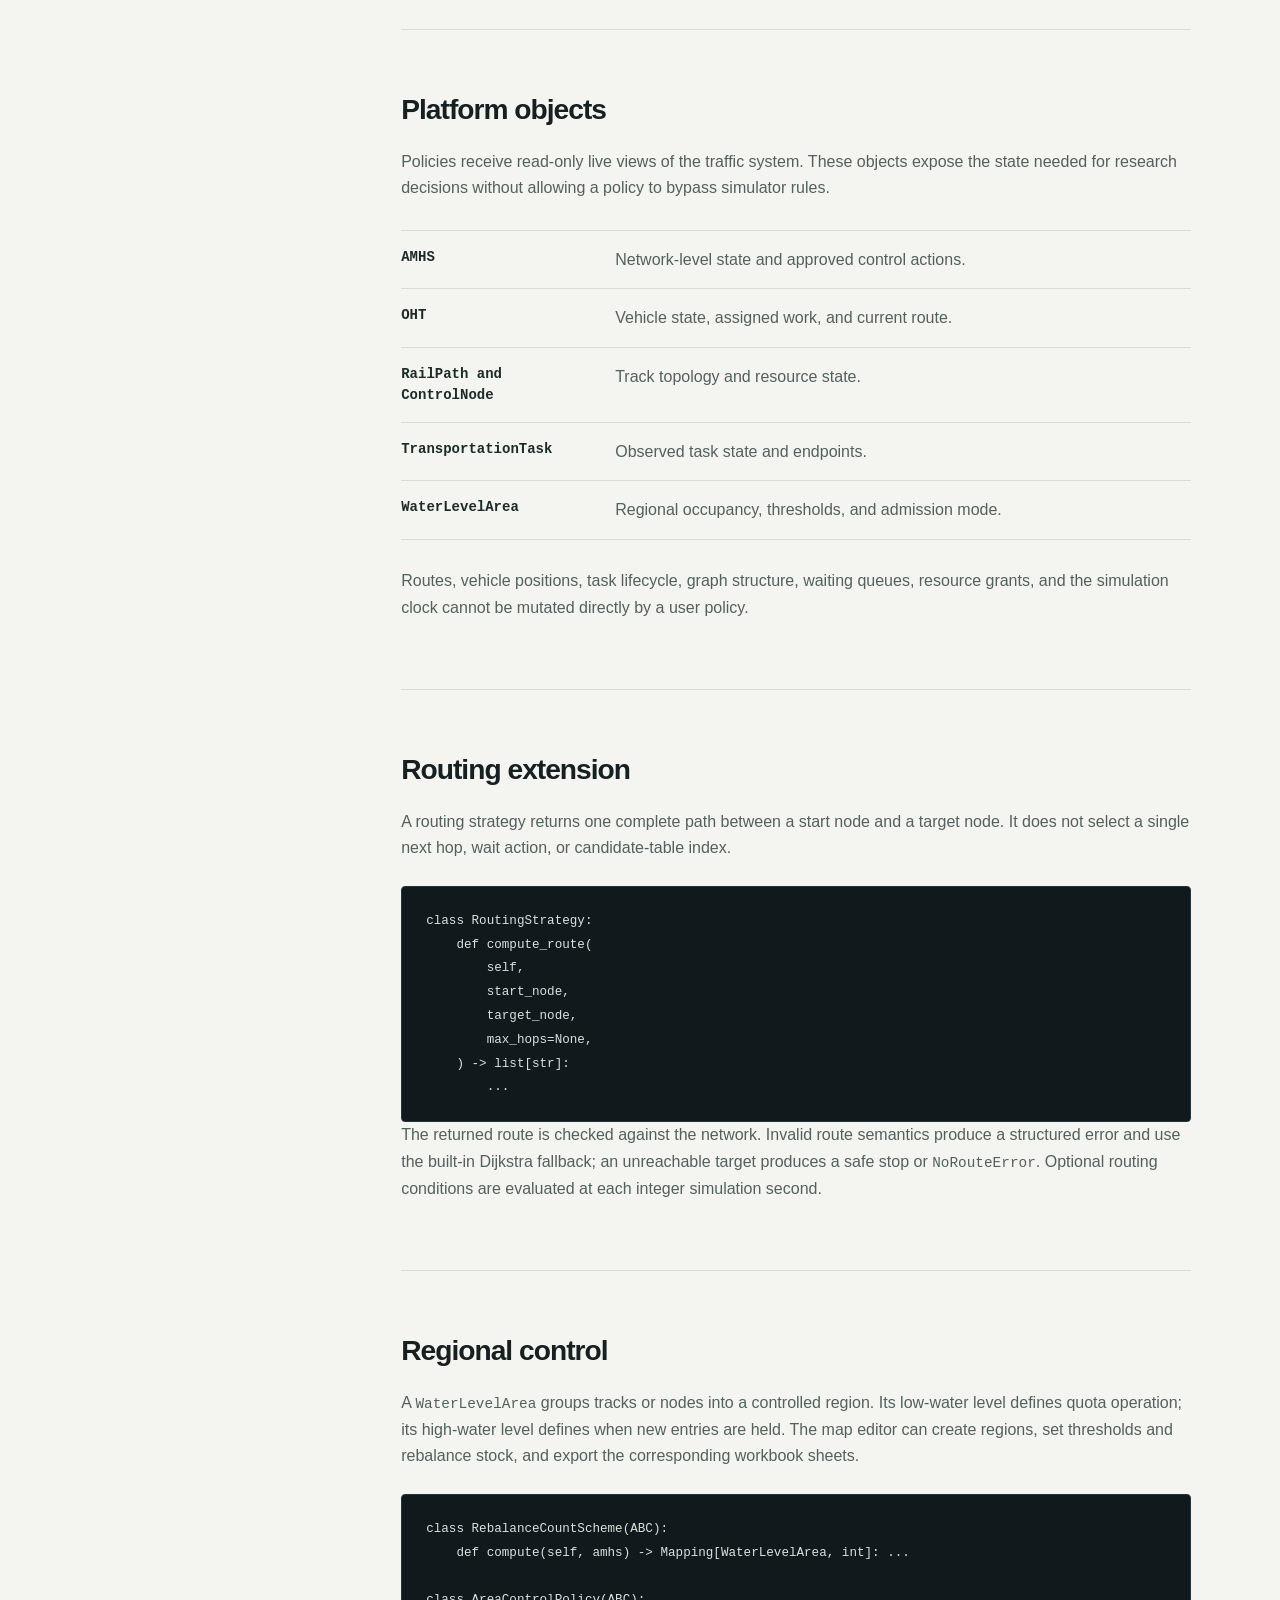
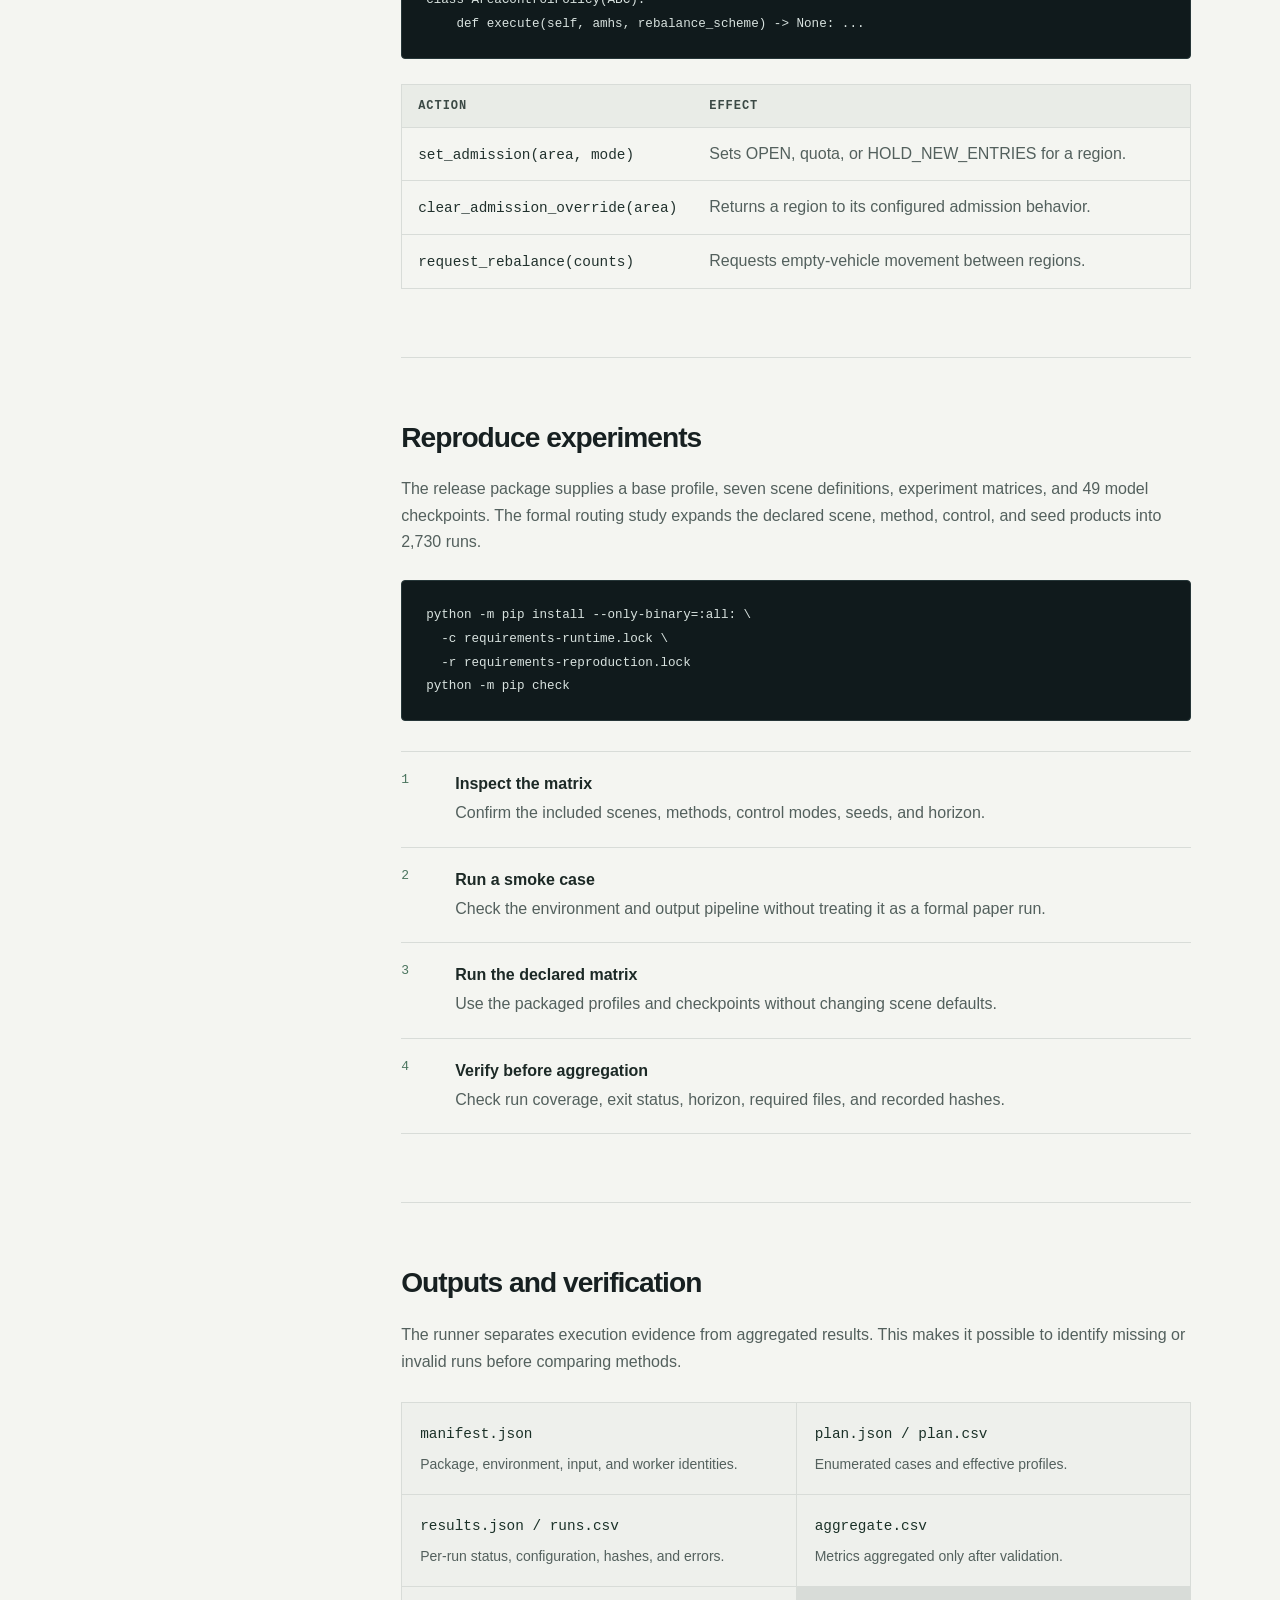
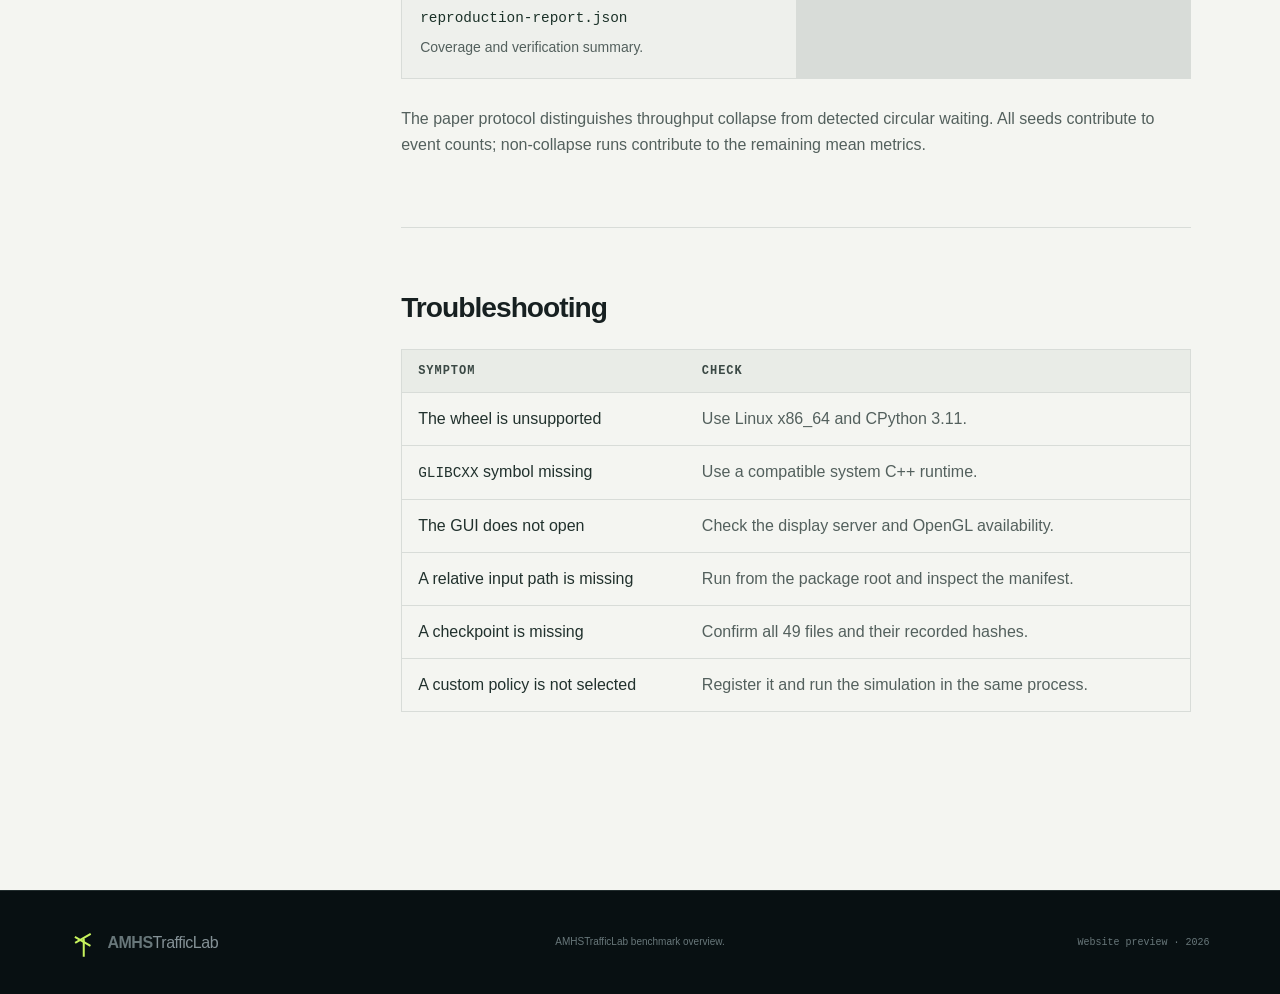
<file: documentation/index.html>
<!DOCTYPE html><html lang="en"><head><meta charSet="utf-8"/><meta name="viewport" content="width=device-width, initial-scale=1"/><link rel="stylesheet" href="/_next/static/css/index.Co3ep2j6.css" data-rsc-css-href="/_next/static/css/index.Co3ep2j6.css" data-precedence="vite-rsc/importer-resources"/><link rel="modulepreload" fetchPriority="low" href="/_next/static/chunks/index-Bw2VS0sR.js"/><script src="/_next/static/chunks/rolldown-runtime-C60lm6uB.js" type="module" async=""></script><script src="/_next/static/chunks/framework-D_rUT4EX.js" type="module" async=""></script><link rel="modulepreload" href="/_next/static/chunks/layout-segment-context-BaSXoDEN.js" crossorigin=""/><title>Documentation — AMHSTrafficLab</title><meta name="description" content="Installation, configuration, extension interfaces, and experiment reproduction for AMHSTrafficLab."/><meta property="og:title" content="AMHSTrafficLab — Industrial Benchmark for Intelligent Material Flow"/><meta property="og:description" content="Develop and evaluate routing and regional flow-control methods across realistic, multi-scale AMHS traffic environments."/><meta property="og:type" content="website"/><meta property="og:image" content="https://amhstrafficlab.github.io/og.png"/><meta property="og:image:width" content="1734"/><meta property="og:image:height" content="907"/><meta property="og:image:alt" content="AMHSTrafficLab rail-network benchmark"/><meta name="twitter:card" content="summary_large_image"/><meta name="twitter:title" content="AMHSTrafficLab — Industrial Benchmark for Intelligent Material Flow"/><meta name="twitter:description" content="Develop and evaluate routing and regional flow-control methods across realistic, multi-scale AMHS traffic environments."/><meta name="twitter:image" content="https://amhstrafficlab.github.io/og.png"/><script>Object.assign(((self[Symbol.for("vinext.navigationRuntime")]??={bootstrap:{routeManifest:null},functions:{}}).bootstrap.rsc??={rsc:[]}),{params:{},nav:{"pathname":"/documentation","searchParams":[]}})</script><link rel="modulepreload" href="/_next/static/chunks/index-Bw2VS0sR.js" />
</head><body><header class="site-header"><a class="brand" href="/" aria-label="AMHSTrafficLab home"><span class="brand-mark" aria-hidden="true"><span></span><span></span><span></span></span><span>AMHS<span class="brand-light">TrafficLab</span></span></a><nav class="nav-links" aria-label="Main navigation"><a href="/">Home</a><a href="/benchmark">Benchmark</a><a href="/platform">Platform</a><a href="/validation">Validation</a><a href="/documentation">Documentation</a></nav></header><main><header class="documentation-hero"><div class="section-label lime">DOCUMENTATION</div><h1>Use the benchmark.</h1><p>Install the packaged platform, run a reference simulation, implement a routing or regional-control method, and reproduce the benchmark protocol.</p><div class="docs-release-line"><span>Release v0.1.2</span><span>Linux x86_64</span><span>CPython 3.11</span></div></header><div class="documentation-shell"><aside class="documentation-index" aria-label="Documentation contents"><strong>On this page</strong><nav><a href="#overview">Overview</a><a href="#release-package">Release package</a><a href="#installation">Installation</a><a href="#quickstart">Quickstart</a><a href="#configuration">Configuration</a><a href="#maps-and-regions">Maps and regions</a><a href="#platform-objects">Platform objects</a><a href="#routing">Routing extension</a><a href="#regional-control">Regional control</a><a href="#reproduction">Reproduce experiments</a><a href="#outputs">Outputs and verification</a><a href="#troubleshooting">Troubleshooting</a></nav></aside><article class="documentation-article"><section id="overview"><p class="docs-lead">AMHSTrafficLab is a packaged simulation benchmark for evaluating complete-path routing and regional traffic-control policies in large-scale, resource-competitive transport networks.</p><p>The public interface exposes the decisions that researchers are expected to change while keeping motion, resource competition, task execution, and measurement inside the same simulator. The seven benchmark scenes vary map scale, fleet size, and operating load.</p><div class="docs-note"><strong>Scope.</strong> The platform supports evaluation and reproduction. Training pipelines, transfer-learning procedures, and editable simulator internals are outside the public contract.</div></section><section id="release-package"><h2>Release package</h2><p>The release is organized so that a benchmark run can be inspected from its executable environment through to its final report. The simulator is installed from the wheel; experiment definitions and checkpoints remain separate, auditable inputs.</p><div class="docs-table-wrap"><table class="docs-table"><thead><tr><th>Path</th><th>Contents</th></tr></thead><tbody><tr><td><code>wheelhouse/</code></td><td>Compiled AMHSTrafficLab wheel for the supported runtime.</td></tr><tr><td><code>experiments/</code></td><td>Base configuration, seven scenes, maps, and experiment matrices.</td></tr><tr><td><code>models/routing_final/</code></td><td>49 routing checkpoints referenced by the experiment definitions.</td></tr><tr><td><code>docs/</code></td><td>Platform contract, extension interfaces, and reproduction guidance.</td></tr><tr><td><code>outputs/</code></td><td>Local run artifacts, verification records, and aggregate reports.</td></tr></tbody></table></div><p>The wheel exposes the supported public API. A source checkout or editable installation is not required to run the benchmark.</p></section><section id="installation"><h2>Installation</h2><p>The current wheel targets Linux x86_64, CPython 3.11, glibc 2.34 or newer, and a C++ runtime providing <code>GLIBCXX_3.4.30</code>. GUI tools additionally require a working display and OpenGL environment.</p><pre class="docs-code"><code>python3.11 -m venv .venv
. .venv/bin/activate
python -m pip install --only-binary=:all: \
  -c requirements-runtime.lock wheelhouse/amhslab-*.whl
python -m pip check
amhslab environment_check</code></pre><p class="docs-caption">Run these commands from the release-package root so that the lock file and wheel path resolve correctly.</p></section><section id="quickstart"><h2>Quickstart</h2><p>Validate the supplied configuration first, then run a short headless simulation. The output directory will contain the run result and supporting records.</p><pre class="docs-code"><code>amhslab config_validate --config experiments/base_config.json
amhslab headless \
  --config experiments/base_config.json \
  --until 2 \
  --out outputs/quickstart</code></pre><h3>Desktop tools</h3><pre class="docs-code"><code>amhslab gui --config experiments/base_config.json
amhslab map_editor --map experiments/maps/small_150.xlsx</code></pre><div class="docs-table-wrap"><table class="docs-table"><thead><tr><th>Command</th><th>Use</th></tr></thead><tbody><tr><td><code>environment_check</code></td><td>Checks the supported Python and system runtime.</td></tr><tr><td><code>config_validate</code></td><td>Validates configuration fields and referenced files.</td></tr><tr><td><code>headless</code></td><td>Runs a simulation without the desktop interface.</td></tr><tr><td><code>gui</code></td><td>Runs the traffic simulator with live visualization and monitoring.</td></tr><tr><td><code>map_editor</code></td><td>Inspects maps and edits regional-control definitions.</td></tr><tr><td><code>benchmark</code></td><td>Runs platform microbenchmarks, not the paper experiment matrix.</td></tr></tbody></table></div></section><section id="configuration"><h2>Configuration</h2><p>A run configuration selects the map, fleet size, task-generation profile, random seed, routing method, and regional-control policy. Scene defaults define the benchmark operating point; researchers replace only the method under evaluation.</p><div class="docs-table-wrap"><table class="docs-table"><thead><tr><th>Field</th><th>Purpose</th></tr></thead><tbody><tr><td><code>filepath</code></td><td>Path to the XLSX rail-network map.</td></tr><tr><td><code>oht_nums</code></td><td>Number of vehicles in the fleet.</td></tr><tr><td><code>task_generation_method</code></td><td>Fixed benchmark workload profile.</td></tr><tr><td><code>seed</code></td><td>Random seed shared across compared methods.</td></tr><tr><td><code>method</code></td><td>Registered complete-path routing strategy.</td></tr><tr><td><code>area_control_policy</code></td><td>Registered regional-control policy.</td></tr><tr><td><code>water_level_area_filepath</code></td><td>Optional external regional-control definition.</td></tr></tbody></table></div><p><code>amhslab config_validate</code> checks unknown keys, enum values, missing files, and field types before a run starts. The command-line <code>--map</code> option overrides <code>filepath</code>.</p><h3>Minimal scene fields</h3><pre class="docs-code"><code>{
  &quot;filepath&quot;: &quot;experiments/maps/small_150.xlsx&quot;,
  &quot;oht_nums&quot;: 150,
  &quot;task_generation_method&quot;: &quot;fixed_ratio&quot;,
  &quot;seed&quot;: 2026
}</code></pre></section><section id="maps-and-regions"><h2>Maps and regions</h2><p>Maps are XLSX workbooks. At minimum, the platform reads <code>ControlNode</code> and <code>Rail</code> sheets to construct the directed rail network. Regional-control definitions can be embedded in the configuration or loaded from workbook sheets.</p><div class="docs-table-wrap"><table class="docs-table"><thead><tr><th>Map family</th><th>Benchmark operating points</th></tr></thead><tbody><tr><td>Small</td><td>2 scenarios · 100–150 OHTs · 2,400–3,120 tasks/hour.</td></tr><tr><td>Medium</td><td>3 scenarios · 175–225 OHTs · 4,850–6,100 tasks/hour.</td></tr><tr><td>Large</td><td>2 scenarios · 275–300 OHTs · 6,850–7,350 tasks/hour.</td></tr></tbody></table></div><p>The same routing strategy and regional-control policy can run on all three map families. Each supplied scene binds its map, fleet size, and workload profile; keep those task-generation defaults fixed when comparing methods.</p><h3>WaterLevelArea definitions</h3><p>An external region workbook uses <code>Areas</code> for IDs and thresholds, <code>AreaTracks</code> for track membership, and <code>AreaNodes</code> for node membership. The map editor can select rails, create or revise an area, set its low-water and high-water levels, configure rebalance stock, and export the updated sheets.</p></section><section id="platform-objects"><h2>Platform objects</h2><p>Policies receive read-only live views of the traffic system. These objects expose the state needed for research decisions without allowing a policy to bypass simulator rules.</p><ul class="docs-object-list"><li><strong>AMHS</strong><span>Network-level state and approved control actions.</span></li><li><strong>OHT</strong><span>Vehicle state, assigned work, and current route.</span></li><li><strong>RailPath and ControlNode</strong><span>Track topology and resource state.</span></li><li><strong>TransportationTask</strong><span>Observed task state and endpoints.</span></li><li><strong>WaterLevelArea</strong><span>Regional occupancy, thresholds, and admission mode.</span></li></ul><p>Routes, vehicle positions, task lifecycle, graph structure, waiting queues, resource grants, and the simulation clock cannot be mutated directly by a user policy.</p></section><section id="routing"><h2>Routing extension</h2><p>A routing strategy returns one complete path between a start node and a target node. It does not select a single next hop, wait action, or candidate-table index.</p><pre class="docs-code"><code>class RoutingStrategy:
    def compute_route(
        self,
        start_node,
        target_node,
        max_hops=None,
    ) -&gt; list[str]:
        ...</code></pre><p>The returned route is checked against the network. Invalid route semantics produce a structured error and use the built-in Dijkstra fallback; an unreachable target produces a safe stop or <code>NoRouteError</code>. Optional routing conditions are evaluated at each integer simulation second.</p></section><section id="regional-control"><h2>Regional control</h2><p>A <code>WaterLevelArea</code> groups tracks or nodes into a controlled region. Its low-water level defines quota operation; its high-water level defines when new entries are held. The map editor can create regions, set thresholds and rebalance stock, and export the corresponding workbook sheets.</p><pre class="docs-code"><code>class RebalanceCountScheme(ABC):
    def compute(self, amhs) -&gt; Mapping[WaterLevelArea, int]: ...

class AreaControlPolicy(ABC):
    def execute(self, amhs, rebalance_scheme) -&gt; None: ...</code></pre><div class="docs-table-wrap"><table class="docs-table"><thead><tr><th>Action</th><th>Effect</th></tr></thead><tbody><tr><td><code>set_admission(area, mode)</code></td><td>Sets OPEN, quota, or HOLD_NEW_ENTRIES for a region.</td></tr><tr><td><code>clear_admission_override(area)</code></td><td>Returns a region to its configured admission behavior.</td></tr><tr><td><code>request_rebalance(counts)</code></td><td>Requests empty-vehicle movement between regions.</td></tr></tbody></table></div></section><section id="reproduction"><h2>Reproduce experiments</h2><p>The release package supplies a base profile, seven scene definitions, experiment matrices, and 49 model checkpoints. The formal routing study expands the declared scene, method, control, and seed products into 2,730 runs.</p><pre class="docs-code"><code>python -m pip install --only-binary=:all: \
  -c requirements-runtime.lock \
  -r requirements-reproduction.lock
python -m pip check</code></pre><ol class="docs-steps"><li><span>1</span><div><strong>Inspect the matrix</strong><p>Confirm the included scenes, methods, control modes, seeds, and horizon.</p></div></li><li><span>2</span><div><strong>Run a smoke case</strong><p>Check the environment and output pipeline without treating it as a formal paper run.</p></div></li><li><span>3</span><div><strong>Run the declared matrix</strong><p>Use the packaged profiles and checkpoints without changing scene defaults.</p></div></li><li><span>4</span><div><strong>Verify before aggregation</strong><p>Check run coverage, exit status, horizon, required files, and recorded hashes.</p></div></li></ol></section><section id="outputs"><h2>Outputs and verification</h2><p>The runner separates execution evidence from aggregated results. This makes it possible to identify missing or invalid runs before comparing methods.</p><div class="docs-files"><div><code>manifest.json</code><p>Package, environment, input, and worker identities.</p></div><div><code>plan.json / plan.csv</code><p>Enumerated cases and effective profiles.</p></div><div><code>results.json / runs.csv</code><p>Per-run status, configuration, hashes, and errors.</p></div><div><code>aggregate.csv</code><p>Metrics aggregated only after validation.</p></div><div><code>reproduction-report.json</code><p>Coverage and verification summary.</p></div></div><p>The paper protocol distinguishes throughput collapse from detected circular waiting. All seeds contribute to event counts; non-collapse runs contribute to the remaining mean metrics.</p></section><section id="troubleshooting"><h2>Troubleshooting</h2><div class="docs-table-wrap"><table class="docs-table"><thead><tr><th>Symptom</th><th>Check</th></tr></thead><tbody><tr><td>The wheel is unsupported</td><td>Use Linux x86_64 and CPython 3.11.</td></tr><tr><td><code>GLIBCXX</code> symbol missing</td><td>Use a compatible system C++ runtime.</td></tr><tr><td>The GUI does not open</td><td>Check the display server and OpenGL availability.</td></tr><tr><td>A relative input path is missing</td><td>Run from the package root and inspect the manifest.</td></tr><tr><td>A checkpoint is missing</td><td>Confirm all 49 files and their recorded hashes.</td></tr><tr><td>A custom policy is not selected</td><td>Register it and run the simulation in the same process.</td></tr></tbody></table></div></section></article></div></main><footer class="site-footer"><a class="brand" href="/" aria-label="AMHSTrafficLab home"><span class="brand-mark" aria-hidden="true"><span></span><span></span><span></span></span><span>AMHS<span class="brand-light">TrafficLab</span></span></a><p>AMHSTrafficLab benchmark overview.</p><span>Website preview · 2026</span></footer><script type="module" src="/_next/static/chunks/index-Bw2VS0sR.js" id="_R_" async=""></script><script>((self[Symbol.for("vinext.navigationRuntime")]??={bootstrap:{routeManifest:null},functions:{}}).bootstrap.rsc??={rsc:[]}).rsc.push("0:{\"page:/documentation\":\"$L1\",\"layout:/\":\"$L2\",\"route:/documentation\":\"$L3\",\"__route\":\"route:/documentation\",\"__interceptionContext\":null,\"__layoutIds\":[\"layout:/\"],\"__rootLayout\":\"/\",\"__bfcacheSegmentIdentities\":{\"layout:/\":\"[\\\"layout\\\",\\\"layout:/\\\",\\\"root-boundary:/\\\",\\\"\\\"]\",\"page:/documentation\":\"[\\\"page\\\",\\\"page:/documentation\\\",\\\"root-boundary:/\\\",\\\"[\\\\\\\"documentation\\\\\\\"]\\\"]\"},\"__srcPage\":[\"documentation\",\"page\"],\"__layoutFlags\":{\"layout:/\":\"s\"},\"__artifactCompatibility\":{\"schemaVersion\":1,\"graphVersion\":\"app-route-graph:c16e1b34a9745388\",\"deploymentVersion\":\"98853434-2455-40df-a85c-2be5ab881dfb\",\"appElementsSchemaVersion\":1,\"rscPayloadSchemaVersion\":1,\"rootBoundaryId\":\"/\",\"renderEpoch\":null}}\n")</script><script>((self[Symbol.for("vinext.navigationRuntime")]??={bootstrap:{routeManifest:null},functions:{}}).bootstrap.rsc??={rsc:[]}).rsc.push("4:I[\"8c0f216c4604\",[],\"Children\",1]\n")</script><script>((self[Symbol.for("vinext.navigationRuntime")]??={bootstrap:{routeManifest:null},functions:{}}).bootstrap.rsc??={rsc:[]}).rsc.push("5:I[\"593f344dc510\",[],\"GlobalErrorBoundary\",1]\n")</script><script>((self[Symbol.for("vinext.navigationRuntime")]??={bootstrap:{routeManifest:null},functions:{}}).bootstrap.rsc??={rsc:[]}).rsc.push("6:I[\"0b874ad30386\",[],\"default\",1]\n")</script><script>((self[Symbol.for("vinext.navigationRuntime")]??={bootstrap:{routeManifest:null},functions:{}}).bootstrap.rsc??={rsc:[]}).rsc.push("7:I[\"593f344dc510\",[],\"ErrorBoundary\",1]\n")</script><script>((self[Symbol.for("vinext.navigationRuntime")]??={bootstrap:{routeManifest:null},functions:{}}).bootstrap.rsc??={rsc:[]}).rsc.push("8:I[\"15c18cfaeeff\",[],\"LayoutSegmentProvider\",1]\n")</script><script>((self[Symbol.for("vinext.navigationRuntime")]??={bootstrap:{routeManifest:null},functions:{}}).bootstrap.rsc??={rsc:[]}).rsc.push("9:I[\"8c0f216c4604\",[],\"Slot\",1]\n")</script><script>((self[Symbol.for("vinext.navigationRuntime")]??={bootstrap:{routeManifest:null},functions:{}}).bootstrap.rsc??={rsc:[]}).rsc.push("a:I[\"593f344dc510\",[],\"NotFoundBoundary\",1]\n")</script><script>((self[Symbol.for("vinext.navigationRuntime")]??={bootstrap:{routeManifest:null},functions:{}}).bootstrap.rsc??={rsc:[]}).rsc.push("b:I[\"9276801271d6\",[],\"AppRouterScrollTarget\",1]\n")</script><script>((self[Symbol.for("vinext.navigationRuntime")]??={bootstrap:{routeManifest:null},functions:{}}).bootstrap.rsc??={rsc:[]}).rsc.push("c:I[\"593f344dc510\",[],\"RedirectBoundary\",1]\n")</script><script>((self[Symbol.for("vinext.navigationRuntime")]??={bootstrap:{routeManifest:null},functions:{}}).bootstrap.rsc??={rsc:[]}).rsc.push(":HL[\"/_next/static/css/index.Co3ep2j6.css\",\"style\"     ]\n")</script><script>((self[Symbol.for("vinext.navigationRuntime")]??={bootstrap:{routeManifest:null},functions:{}}).bootstrap.rsc??={rsc:[]}).rsc.push("2:[[[\"$\",\"link\",\"css:/_next/static/css/index.Co3ep2j6.css\",{\"rel\":\"stylesheet\",\"precedence\":\"vite-rsc/importer-resources\",\"href\":\"/_next/static/css/index.Co3ep2j6.css\",\"data-rsc-css-href\":\"/_next/static/css/index.Co3ep2j6.css\"}],\"$undefined\"],[\"$\",\"html\",null,{\"lang\":\"en\",\"children\":[\"$\",\"body\",null,{\"children\":[\"$\",\"$L4\",null,{}]}]}]]\n")</script><script>((self[Symbol.for("vinext.navigationRuntime")]??={bootstrap:{routeManifest:null},functions:{}}).bootstrap.rsc??={rsc:[]}).rsc.push("3:[[[\"$\",\"meta\",null,{\"charSet\":\"utf-8\"}],[[\"$\",\"title\",\"0\",{\"children\":\"Documentation — AMHSTrafficLab\"}],[\"$\",\"meta\",\"1\",{\"name\":\"description\",\"content\":\"Installation, configuration, extension interfaces, and experiment reproduction for AMHSTrafficLab.\"}],[\"$\",\"meta\",\"2\",{\"property\":\"og:title\",\"content\":\"AMHSTrafficLab — Industrial Benchmark for Intelligent Material Flow\"}],[\"$\",\"meta\",\"3\",{\"property\":\"og:description\",\"content\":\"Develop and evaluate routing and regional flow-control methods across realistic, multi-scale AMHS traffic environments.\"}],[\"$\",\"meta\",\"4\",{\"property\":\"og:type\",\"content\":\"website\"}],[\"$\",\"meta\",\"5\",{\"property\":\"og:image\",\"content\":\"https://amhstrafficlab.github.io/og.png\"}],[\"$\",\"meta\",\"6\",{\"property\":\"og:image:width\",\"content\":\"1734\"}],[\"$\",\"meta\",\"7\",{\"property\":\"og:image:height\",\"content\":\"907\"}],[\"$\",\"meta\",\"8\",{\"property\":\"og:image:alt\",\"content\":\"AMHSTrafficLab rail-network benchmark\"}],[\"$\",\"meta\",\"9\",{\"name\":\"twitter:card\",\"content\":\"summary_large_image\"}],[\"$\",\"meta\",\"10\",{\"name\":\"twitter:title\",\"content\":\"AMHSTrafficLab — Industrial Benchmark for Intelligent Material Flow\"}],[\"$\",\"meta\",\"11\",{\"name\":\"twitter:description\",\"content\":\"Develop and evaluate routing and regional flow-control methods across realistic, multi-scale AMHS traffic environments.\"}],[\"$\",\"meta\",\"12\",{\"name\":\"twitter:image\",\"content\":\"https://amhstrafficlab.github.io/og.png\"}]],[[\"$\",\"meta\",\"0\",{\"name\":\"viewport\",\"content\":\"width=device-width, initial-scale=1\"}]]],[\"$\",\"$L5\",null,{\"fallback\":\"$6\",\"children\":[\"$\",\"$L7\",null,{\"fallback\":\"$6\",\"children\":[\"$\",\"$L8\",null,{\"providerId\":\"layout:/\",\"segmentMap\":{\"children\":[\"documentation\"]},\"children\":[\"$\",\"$L9\",null,{\"id\":\"layout:/\",\"parallelSlots\":\"$undefined\",\"children\":[\"$\",\"$La\",null,{\"resetKey\":\"documentation\",\"fallback\":[[\"$\",\"title\",null,{\"children\":\"404: This page could not be found.\"}],[\"$\",\"div\",null,{\"style\":{\"fontFamily\":\"system-ui,\\\"Segoe UI\\\",Roboto,Helvetica,Arial,sans-serif,\\\"Apple Color Emoji\\\",\\\"Segoe UI Emoji\\\"\",\"height\":\"100vh\",\"textAlign\":\"center\",\"display\":\"flex\",\"flexDirection\":\"column\",\"alignItems\":\"center\",\"justifyContent\":\"center\"},\"children\":[\"$\",\"div\",null,{\"children\":[[\"$\",\"style\",null,{\"dangerouslySetInnerHTML\":{\"__html\":\"body{color:#000;background:#fff;margin:0}.next-error-h1{border-right:1px solid rgba(0,0,0,.3)}@media (prefers-color-scheme:dark){body{color:#fff;background:#000}.next-error-h1{border-right:1px solid rgba(255,255,255,.3)}}\"}}],[\"$\",\"h1\",null,{\"className\":\"next-error-h1\",\"style\":{\"display\":\"inline-block\",\"margin\":\"0 20px 0 0\",\"padding\":\"0 23px 0 0\",\"fontSize\":24,\"fontWeight\":500,\"verticalAlign\":\"top\",\"lineHeight\":\"49px\"},\"children\":404}],[\"$\",\"div\",null,{\"style\":{\"display\":\"inline-block\"},\"children\":[\"$\",\"h2\",null,{\"style\":{\"fontSize\":14,\"fontWeight\":400,\"lineHeight\":\"49px\",\"margin\":0},\"children\":\"This page could not be found.\"}]}]]}]}]],\"children\":[\"$\",\"$Lb\",null,{\"children\":[\"$\",\"$Lc\",null,{\"children\":[[\"$\",\"$L8\",null,{\"providerId\":\"page:/documentation\",\"segmentMap\":{\"children\":[\"__PAGE__\"]},\"children\":[\"$\",\"$L9\",null,{\"id\":\"page:/documentation\"}]}],null]}]}]}]}]}]}]}],null,null]\n")</script><script>((self[Symbol.for("vinext.navigationRuntime")]??={bootstrap:{routeManifest:null},functions:{}}).bootstrap.rsc??={rsc:[]}).rsc.push("1:[[\"$\",\"header\",null,{\"className\":\"site-header\",\"children\":[[\"$\",\"a\",null,{\"className\":\"brand\",\"href\":\"/\",\"aria-label\":\"AMHSTrafficLab home\",\"children\":[[\"$\",\"span\",null,{\"className\":\"brand-mark\",\"aria-hidden\":\"true\",\"children\":[[\"$\",\"span\",null,{}],[\"$\",\"span\",null,{}],[\"$\",\"span\",null,{}]]}],[\"$\",\"span\",null,{\"children\":[\"AMHS\",[\"$\",\"span\",null,{\"className\":\"brand-light\",\"children\":\"TrafficLab\"}]]}]]}],[\"$\",\"nav\",null,{\"className\":\"nav-links\",\"aria-label\":\"Main navigation\",\"children\":[[\"$\",\"a\",\"/\",{\"href\":\"/\",\"children\":\"Home\"}],[\"$\",\"a\",\"/benchmark\",{\"href\":\"/benchmark\",\"children\":\"Benchmark\"}],[\"$\",\"a\",\"/platform\",{\"href\":\"/platform\",\"children\":\"Platform\"}],[\"$\",\"a\",\"/validation\",{\"href\":\"/validation\",\"children\":\"Validation\"}],[\"$\",\"a\",\"/documentation\",{\"href\":\"/documentation\",\"children\":\"Documentation\"}]]}]]}],[\"$\",\"main\",null,{\"children\":[[\"$\",\"header\",null,{\"className\":\"documentation-hero\",\"children\":[[\"$\",\"div\",null,{\"className\":\"section-label lime\",\"children\":\"DOCUMENTATION\"}],[\"$\",\"h1\",null,{\"children\":\"Use the benchmark.\"}],[\"$\",\"p\",null,{\"children\":\"Install the packaged platform, run a reference simulation, implement a routing or regional-control method, and reproduce the benchmark protocol.\"}],[\"$\",\"div\",null,{\"className\":\"docs-release-line\",\"children\":[[\"$\",\"span\",null,{\"children\":\"Release v0.1.2\"}],[\"$\",\"span\",null,{\"children\":\"Linux x86_64\"}],[\"$\",\"span\",null,{\"children\":\"CPython 3.11\"}]]}]]}],[\"$\",\"div\",null,{\"className\":\"documentation-shell\",\"children\":[[\"$\",\"aside\",null,{\"className\":\"documentation-index\",\"aria-label\":\"Documentation contents\",\"children\":[[\"$\",\"strong\",null,{\"children\":\"On this page\"}],[\"$\",\"nav\",null,{\"children\":[[\"$\",\"a\",\"overview\",{\"href\":\"#overview\",\"children\":\"Overview\"}],[\"$\",\"a\",\"release-package\",{\"href\":\"#release-package\",\"children\":\"Release package\"}],[\"$\",\"a\",\"installation\",{\"href\":\"#installation\",\"children\":\"Installation\"}],[\"$\",\"a\",\"quickstart\",{\"href\":\"#quickstart\",\"children\":\"Quickstart\"}],[\"$\",\"a\",\"configuration\",{\"href\":\"#configuration\",\"children\":\"Configuration\"}],[\"$\",\"a\",\"maps-and-regions\",{\"href\":\"#maps-and-regions\",\"children\":\"Maps and regions\"}],[\"$\",\"a\",\"platform-objects\",{\"href\":\"#platform-objects\",\"children\":\"Platform objects\"}],[\"$\",\"a\",\"routing\",{\"href\":\"#routing\",\"children\":\"Routing extension\"}],[\"$\",\"a\",\"regional-control\",{\"href\":\"#regional-control\",\"children\":\"Regional control\"}],[\"$\",\"a\",\"reproduction\",{\"href\":\"#reproduction\",\"children\":\"Reproduce experiments\"}],[\"$\",\"a\",\"outputs\",{\"href\":\"#outputs\",\"children\":\"Outputs and verification\"}],[\"$\",\"a\",\"troubleshooting\",{\"href\":\"#troubleshooting\",\"children\":\"Troubleshooting\"}]]}]]}],[\"$\",\"article\",null,{\"className\":\"documentation-article\",\"children\":[[\"$\",\"section\",null,{\"id\":\"overview\",\"children\":[[\"$\",\"p\",null,{\"className\":\"docs-lead\",\"children\":\"AMHSTrafficLab is a packaged simulation benchmark for evaluating complete-path routing and regional traffic-control policies in large-scale, resource-competitive transport networks.\"}],[\"$\",\"p\",null,{\"children\":\"The public interface exposes the decisions that researchers are expected to change while keeping motion, resource competition, task execution, and measurement inside the same simulator. The seven benchmark scenes vary map scale, fleet size, and operating load.\"}],[\"$\",\"div\",null,{\"className\":\"docs-note\",\"children\":[[\"$\",\"strong\",null,{\"children\":\"Scope.\"}],\" The platform supports evaluation and reproduction. Training pipelines, transfer-learning procedures, and editable simulator internals are outside the public contract.\"]}]]}],[\"$\",\"section\",null,{\"id\":\"release-package\",\"children\":[[\"$\",\"h2\",null,{\"children\":\"Release package\"}],[\"$\",\"p\",null,{\"children\":\"The release is organized so that a benchmark run can be inspected from its executable environment through to its final report. The simulator is installed from the wheel; experiment definitions and checkpoints remain separate, auditable inputs.\"}],[\"$\",\"div\",null,{\"className\":\"docs-table-wrap\",\"children\":[\"$\",\"table\",null,{\"className\":\"docs-table\",\"children\":[[\"$\",\"thead\",null,{\"children\":[\"$\",\"tr\",null,{\"children\":[[\"$\",\"th\",null,{\"children\":\"Path\"}],[\"$\",\"th\",null,{\"children\":\"Contents\"}]]}]}],[\"$\",\"tbody\",null,{\"children\":[[\"$\",\"tr\",null,{\"children\":[[\"$\",\"td\",null,{\"children\":[\"$\",\"code\",null,{\"children\":\"wheelhouse/\"}]}],[\"$\",\"td\",null,{\"children\":\"Compiled AMHSTrafficLab wheel for the supported runtime.\"}]]}],\"$Ld\",\"$Le\",\"$Lf\",\"$L10\"]}]]}]}],\"$L11\"]}],\"$L12\",\"$L13\",\"$L14\",\"$L15\",\"$L16\",\"$L17\",\"$L18\",\"$L19\",\"$L1a\",\"$L1b\"]}]]}]]}],\"$L1c\"]\n")</script><script>((self[Symbol.for("vinext.navigationRuntime")]??={bootstrap:{routeManifest:null},functions:{}}).bootstrap.rsc??={rsc:[]}).rsc.push("d:[\"$\",\"tr\",null,{\"children\":[[\"$\",\"td\",null,{\"children\":[\"$\",\"code\",null,{\"children\":\"experiments/\"}]}],[\"$\",\"td\",null,{\"children\":\"Base configuration, seven scenes, maps, and experiment matrices.\"}]]}]\n")</script><script>((self[Symbol.for("vinext.navigationRuntime")]??={bootstrap:{routeManifest:null},functions:{}}).bootstrap.rsc??={rsc:[]}).rsc.push("e:[\"$\",\"tr\",null,{\"children\":[[\"$\",\"td\",null,{\"children\":[\"$\",\"code\",null,{\"children\":\"models/routing_final/\"}]}],[\"$\",\"td\",null,{\"children\":\"49 routing checkpoints referenced by the experiment definitions.\"}]]}]\n")</script><script>((self[Symbol.for("vinext.navigationRuntime")]??={bootstrap:{routeManifest:null},functions:{}}).bootstrap.rsc??={rsc:[]}).rsc.push("f:[\"$\",\"tr\",null,{\"children\":[[\"$\",\"td\",null,{\"children\":[\"$\",\"code\",null,{\"children\":\"docs/\"}]}],[\"$\",\"td\",null,{\"children\":\"Platform contract, extension interfaces, and reproduction guidance.\"}]]}]\n")</script><script>((self[Symbol.for("vinext.navigationRuntime")]??={bootstrap:{routeManifest:null},functions:{}}).bootstrap.rsc??={rsc:[]}).rsc.push("10:[\"$\",\"tr\",null,{\"children\":[[\"$\",\"td\",null,{\"children\":[\"$\",\"code\",null,{\"children\":\"outputs/\"}]}],[\"$\",\"td\",null,{\"children\":\"Local run artifacts, verification records, and aggregate reports.\"}]]}]\n")</script><script>((self[Symbol.for("vinext.navigationRuntime")]??={bootstrap:{routeManifest:null},functions:{}}).bootstrap.rsc??={rsc:[]}).rsc.push("11:[\"$\",\"p\",null,{\"children\":\"The wheel exposes the supported public API. A source checkout or editable installation is not required to run the benchmark.\"}]\n")</script><script>((self[Symbol.for("vinext.navigationRuntime")]??={bootstrap:{routeManifest:null},functions:{}}).bootstrap.rsc??={rsc:[]}).rsc.push("12:[\"$\",\"section\",null,{\"id\":\"installation\",\"children\":[[\"$\",\"h2\",null,{\"children\":\"Installation\"}],[\"$\",\"p\",null,{\"children\":[\"The current wheel targets Linux x86_64, CPython 3.11, glibc 2.34 or newer, and a C++ runtime providing \",[\"$\",\"code\",null,{\"children\":\"GLIBCXX_3.4.30\"}],\". GUI tools additionally require a working display and OpenGL environment.\"]}],[\"$\",\"pre\",null,{\"className\":\"docs-code\",\"children\":[\"$\",\"code\",null,{\"children\":\"python3.11 -m venv .venv\\n. .venv/bin/activate\\npython -m pip install --only-binary=:all: \\\\\\n  -c requirements-runtime.lock wheelhouse/amhslab-*.whl\\npython -m pip check\\namhslab environment_check\"}]}],[\"$\",\"p\",null,{\"className\":\"docs-caption\",\"children\":\"Run these commands from the release-package root so that the lock file and wheel path resolve correctly.\"}]]}]\n")</script><script>((self[Symbol.for("vinext.navigationRuntime")]??={bootstrap:{routeManifest:null},functions:{}}).bootstrap.rsc??={rsc:[]}).rsc.push("13:[\"$\",\"section\",null,{\"id\":\"quickstart\",\"children\":[[\"$\",\"h2\",null,{\"children\":\"Quickstart\"}],[\"$\",\"p\",null,{\"children\":\"Validate the supplied configuration first, then run a short headless simulation. The output directory will contain the run result and supporting records.\"}],[\"$\",\"pre\",null,{\"className\":\"docs-code\",\"children\":[\"$\",\"code\",null,{\"children\":\"amhslab config_validate --config experiments/base_config.json\\namhslab headless \\\\\\n  --config experiments/base_config.json \\\\\\n  --until 2 \\\\\\n  --out outputs/quickstart\"}]}],[\"$\",\"h3\",null,{\"children\":\"Desktop tools\"}],[\"$\",\"pre\",null,{\"className\":\"docs-code\",\"children\":[\"$\",\"code\",null,{\"children\":\"amhslab gui --config experiments/base_config.json\\namhslab map_editor --map experiments/maps/small_150.xlsx\"}]}],[\"$\",\"div\",null,{\"className\":\"docs-table-wrap\",\"children\":[\"$\",\"table\",null,{\"className\":\"docs-table\",\"children\":[[\"$\",\"thead\",null,{\"children\":[\"$\",\"tr\",null,{\"children\":[[\"$\",\"th\",null,{\"children\":\"Command\"}],[\"$\",\"th\",null,{\"children\":\"Use\"}]]}]}],[\"$\",\"tbody\",null,{\"children\":[[\"$\",\"tr\",null,{\"children\":[[\"$\",\"td\",null,{\"children\":[\"$\",\"code\",null,{\"children\":\"environment_check\"}]}],[\"$\",\"td\",null,{\"children\":\"Checks the supported Python and system runtime.\"}]]}],[\"$\",\"tr\",null,{\"children\":[[\"$\",\"td\",null,{\"children\":[\"$\",\"code\",null,{\"children\":\"config_validate\"}]}],[\"$\",\"td\",null,{\"children\":\"Validates configuration fields and referenced files.\"}]]}],[\"$\",\"tr\",null,{\"children\":[[\"$\",\"td\",null,{\"children\":[\"$\",\"code\",null,{\"children\":\"headless\"}]}],[\"$\",\"td\",null,{\"children\":\"Runs a simulation without the desktop interface.\"}]]}],[\"$\",\"tr\",null,{\"children\":[[\"$\",\"td\",null,{\"children\":[\"$\",\"code\",null,{\"children\":\"gui\"}]}],[\"$\",\"td\",null,{\"children\":\"Runs the traffic simulator with live visualization and monitoring.\"}]]}],[\"$\",\"tr\",null,{\"children\":[[\"$\",\"td\",null,{\"children\":[\"$\",\"code\",null,{\"children\":\"map_editor\"}]}],[\"$\",\"td\",null,{\"children\":\"Inspects maps and edits regional-control definitions.\"}]]}],[\"$\",\"tr\",null,{\"children\":[[\"$\",\"td\",null,{\"children\":[\"$\",\"code\",null,{\"children\":\"benchmark\"}]}],[\"$\",\"td\",null,{\"children\":\"Runs platform microbenchmarks, not the paper experiment matrix.\"}]]}]]}]]}]}]]}]\n")</script><script>((self[Symbol.for("vinext.navigationRuntime")]??={bootstrap:{routeManifest:null},functions:{}}).bootstrap.rsc??={rsc:[]}).rsc.push("14:[\"$\",\"section\",null,{\"id\":\"configuration\",\"children\":[[\"$\",\"h2\",null,{\"children\":\"Configuration\"}],[\"$\",\"p\",null,{\"children\":\"A run configuration selects the map, fleet size, task-generation profile, random seed, routing method, and regional-control policy. Scene defaults define the benchmark operating point; researchers replace only the method under evaluation.\"}],[\"$\",\"div\",null,{\"className\":\"docs-table-wrap\",\"children\":[\"$\",\"table\",null,{\"className\":\"docs-table\",\"children\":[[\"$\",\"thead\",null,{\"children\":[\"$\",\"tr\",null,{\"children\":[[\"$\",\"th\",null,{\"children\":\"Field\"}],[\"$\",\"th\",null,{\"children\":\"Purpose\"}]]}]}],[\"$\",\"tbody\",null,{\"children\":[[\"$\",\"tr\",null,{\"children\":[[\"$\",\"td\",null,{\"children\":[\"$\",\"code\",null,{\"children\":\"filepath\"}]}],[\"$\",\"td\",null,{\"children\":\"Path to the XLSX rail-network map.\"}]]}],[\"$\",\"tr\",null,{\"children\":[[\"$\",\"td\",null,{\"children\":[\"$\",\"code\",null,{\"children\":\"oht_nums\"}]}],[\"$\",\"td\",null,{\"children\":\"Number of vehicles in the fleet.\"}]]}],[\"$\",\"tr\",null,{\"children\":[[\"$\",\"td\",null,{\"children\":[\"$\",\"code\",null,{\"children\":\"task_generation_method\"}]}],[\"$\",\"td\",null,{\"children\":\"Fixed benchmark workload profile.\"}]]}],[\"$\",\"tr\",null,{\"children\":[[\"$\",\"td\",null,{\"children\":[\"$\",\"code\",null,{\"children\":\"seed\"}]}],[\"$\",\"td\",null,{\"children\":\"Random seed shared across compared methods.\"}]]}],[\"$\",\"tr\",null,{\"children\":[[\"$\",\"td\",null,{\"children\":[\"$\",\"code\",null,{\"children\":\"method\"}]}],[\"$\",\"td\",null,{\"children\":\"Registered complete-path routing strategy.\"}]]}],[\"$\",\"tr\",null,{\"children\":[[\"$\",\"td\",null,{\"children\":[\"$\",\"code\",null,{\"children\":\"area_control_policy\"}]}],[\"$\",\"td\",null,{\"children\":\"Registered regional-control policy.\"}]]}],[\"$\",\"tr\",null,{\"children\":[[\"$\",\"td\",null,{\"children\":[\"$\",\"code\",null,{\"children\":\"water_level_area_filepath\"}]}],[\"$\",\"td\",null,{\"children\":\"Optional external regional-control definition.\"}]]}]]}]]}]}],[\"$\",\"p\",null,{\"children\":[[\"$\",\"code\",null,{\"children\":\"amhslab config_validate\"}],\" checks unknown keys, enum values, missing files, and field types before a run starts. The command-line \",[\"$\",\"code\",null,{\"children\":\"--map\"}],\" option overrides \",[\"$\",\"code\",null,{\"children\":\"filepath\"}],\".\"]}],[\"$\",\"h3\",null,{\"children\":\"Minimal scene fields\"}],[\"$\",\"pre\",null,{\"className\":\"docs-code\",\"children\":[\"$\",\"code\",null,{\"children\":\"{\\n  \\\"filepath\\\": \\\"experiments/maps/small_150.xlsx\\\",\\n  \\\"oht_nums\\\": 150,\\n  \\\"task_generation_method\\\": \\\"fixed_ratio\\\",\\n  \\\"seed\\\": 2026\\n}\"}]}]]}]\n")</script><script>((self[Symbol.for("vinext.navigationRuntime")]??={bootstrap:{routeManifest:null},functions:{}}).bootstrap.rsc??={rsc:[]}).rsc.push("15:[\"$\",\"section\",null,{\"id\":\"maps-and-regions\",\"children\":[[\"$\",\"h2\",null,{\"children\":\"Maps and regions\"}],[\"$\",\"p\",null,{\"children\":[\"Maps are XLSX workbooks. At minimum, the platform reads \",[\"$\",\"code\",null,{\"children\":\"ControlNode\"}],\" and \",[\"$\",\"code\",null,{\"children\":\"Rail\"}],\" sheets to construct the directed rail network. Regional-control definitions can be embedded in the configuration or loaded from workbook sheets.\"]}],[\"$\",\"div\",null,{\"className\":\"docs-table-wrap\",\"children\":[\"$\",\"table\",null,{\"className\":\"docs-table\",\"children\":[[\"$\",\"thead\",null,{\"children\":[\"$\",\"tr\",null,{\"children\":[[\"$\",\"th\",null,{\"children\":\"Map family\"}],[\"$\",\"th\",null,{\"children\":\"Benchmark operating points\"}]]}]}],[\"$\",\"tbody\",null,{\"children\":[[\"$\",\"tr\",null,{\"children\":[[\"$\",\"td\",null,{\"children\":\"Small\"}],[\"$\",\"td\",null,{\"children\":\"2 scenarios · 100–150 OHTs · 2,400–3,120 tasks/hour.\"}]]}],[\"$\",\"tr\",null,{\"children\":[[\"$\",\"td\",null,{\"children\":\"Medium\"}],[\"$\",\"td\",null,{\"children\":\"3 scenarios · 175–225 OHTs · 4,850–6,100 tasks/hour.\"}]]}],[\"$\",\"tr\",null,{\"children\":[[\"$\",\"td\",null,{\"children\":\"Large\"}],[\"$\",\"td\",null,{\"children\":\"2 scenarios · 275–300 OHTs · 6,850–7,350 tasks/hour.\"}]]}]]}]]}]}],[\"$\",\"p\",null,{\"children\":\"The same routing strategy and regional-control policy can run on all three map families. Each supplied scene binds its map, fleet size, and workload profile; keep those task-generation defaults fixed when comparing methods.\"}],[\"$\",\"h3\",null,{\"children\":\"WaterLevelArea definitions\"}],[\"$\",\"p\",null,{\"children\":[\"An external region workbook uses \",[\"$\",\"code\",null,{\"children\":\"Areas\"}],\" for IDs and thresholds, \",[\"$\",\"code\",null,{\"children\":\"AreaTracks\"}],\" for track membership, and \",[\"$\",\"code\",null,{\"children\":\"AreaNodes\"}],\" for node membership. The map editor can select rails, create or revise an area, set its low-water and high-water levels, configure rebalance stock, and export the updated sheets.\"]}]]}]\n")</script><script>((self[Symbol.for("vinext.navigationRuntime")]??={bootstrap:{routeManifest:null},functions:{}}).bootstrap.rsc??={rsc:[]}).rsc.push("16:[\"$\",\"section\",null,{\"id\":\"platform-objects\",\"children\":[[\"$\",\"h2\",null,{\"children\":\"Platform objects\"}],[\"$\",\"p\",null,{\"children\":\"Policies receive read-only live views of the traffic system. These objects expose the state needed for research decisions without allowing a policy to bypass simulator rules.\"}],[\"$\",\"ul\",null,{\"className\":\"docs-object-list\",\"children\":[[\"$\",\"li\",null,{\"children\":[[\"$\",\"strong\",null,{\"children\":\"AMHS\"}],[\"$\",\"span\",null,{\"children\":\"Network-level state and approved control actions.\"}]]}],[\"$\",\"li\",null,{\"children\":[[\"$\",\"strong\",null,{\"children\":\"OHT\"}],[\"$\",\"span\",null,{\"children\":\"Vehicle state, assigned work, and current route.\"}]]}],[\"$\",\"li\",null,{\"children\":[[\"$\",\"strong\",null,{\"children\":\"RailPath and ControlNode\"}],[\"$\",\"span\",null,{\"children\":\"Track topology and resource state.\"}]]}],[\"$\",\"li\",null,{\"children\":[[\"$\",\"strong\",null,{\"children\":\"TransportationTask\"}],[\"$\",\"span\",null,{\"children\":\"Observed task state and endpoints.\"}]]}],[\"$\",\"li\",null,{\"children\":[[\"$\",\"strong\",null,{\"children\":\"WaterLevelArea\"}],[\"$\",\"span\",null,{\"children\":\"Regional occupancy, thresholds, and admission mode.\"}]]}]]}],[\"$\",\"p\",null,{\"children\":\"Routes, vehicle positions, task lifecycle, graph structure, waiting queues, resource grants, and the simulation clock cannot be mutated directly by a user policy.\"}]]}]\n")</script><script>((self[Symbol.for("vinext.navigationRuntime")]??={bootstrap:{routeManifest:null},functions:{}}).bootstrap.rsc??={rsc:[]}).rsc.push("17:[\"$\",\"section\",null,{\"id\":\"routing\",\"children\":[[\"$\",\"h2\",null,{\"children\":\"Routing extension\"}],[\"$\",\"p\",null,{\"children\":\"A routing strategy returns one complete path between a start node and a target node. It does not select a single next hop, wait action, or candidate-table index.\"}],[\"$\",\"pre\",null,{\"className\":\"docs-code\",\"children\":[\"$\",\"code\",null,{\"children\":\"class RoutingStrategy:\\n    def compute_route(\\n        self,\\n        start_node,\\n        target_node,\\n        max_hops=None,\\n    ) -\u003e list[str]:\\n        ...\"}]}],[\"$\",\"p\",null,{\"children\":[\"The returned route is checked against the network. Invalid route semantics produce a structured error and use the built-in Dijkstra fallback; an unreachable target produces a safe stop or \",[\"$\",\"code\",null,{\"children\":\"NoRouteError\"}],\". Optional routing conditions are evaluated at each integer simulation second.\"]}]]}]\n")</script><script>((self[Symbol.for("vinext.navigationRuntime")]??={bootstrap:{routeManifest:null},functions:{}}).bootstrap.rsc??={rsc:[]}).rsc.push("18:[\"$\",\"section\",null,{\"id\":\"regional-control\",\"children\":[[\"$\",\"h2\",null,{\"children\":\"Regional control\"}],[\"$\",\"p\",null,{\"children\":[\"A \",[\"$\",\"code\",null,{\"children\":\"WaterLevelArea\"}],\" groups tracks or nodes into a controlled region. Its low-water level defines quota operation; its high-water level defines when new entries are held. The map editor can create regions, set thresholds and rebalance stock, and export the corresponding workbook sheets.\"]}],[\"$\",\"pre\",null,{\"className\":\"docs-code\",\"children\":[\"$\",\"code\",null,{\"children\":\"class RebalanceCountScheme(ABC):\\n    def compute(self, amhs) -\u003e Mapping[WaterLevelArea, int]: ...\\n\\nclass AreaControlPolicy(ABC):\\n    def execute(self, amhs, rebalance_scheme) -\u003e None: ...\"}]}],[\"$\",\"div\",null,{\"className\":\"docs-table-wrap\",\"children\":[\"$\",\"table\",null,{\"className\":\"docs-table\",\"children\":[[\"$\",\"thead\",null,{\"children\":[\"$\",\"tr\",null,{\"children\":[[\"$\",\"th\",null,{\"children\":\"Action\"}],[\"$\",\"th\",null,{\"children\":\"Effect\"}]]}]}],[\"$\",\"tbody\",null,{\"children\":[[\"$\",\"tr\",null,{\"children\":[[\"$\",\"td\",null,{\"children\":[\"$\",\"code\",null,{\"children\":\"set_admission(area, mode)\"}]}],[\"$\",\"td\",null,{\"children\":\"Sets OPEN, quota, or HOLD_NEW_ENTRIES for a region.\"}]]}],[\"$\",\"tr\",null,{\"children\":[[\"$\",\"td\",null,{\"children\":[\"$\",\"code\",null,{\"children\":\"clear_admission_override(area)\"}]}],[\"$\",\"td\",null,{\"children\":\"Returns a region to its configured admission behavior.\"}]]}],[\"$\",\"tr\",null,{\"children\":[[\"$\",\"td\",null,{\"children\":[\"$\",\"code\",null,{\"children\":\"request_rebalance(counts)\"}]}],[\"$\",\"td\",null,{\"children\":\"Requests empty-vehicle movement between regions.\"}]]}]]}]]}]}]]}]\n")</script><script>((self[Symbol.for("vinext.navigationRuntime")]??={bootstrap:{routeManifest:null},functions:{}}).bootstrap.rsc??={rsc:[]}).rsc.push("19:[\"$\",\"section\",null,{\"id\":\"reproduction\",\"children\":[[\"$\",\"h2\",null,{\"children\":\"Reproduce experiments\"}],[\"$\",\"p\",null,{\"children\":\"The release package supplies a base profile, seven scene definitions, experiment matrices, and 49 model checkpoints. The formal routing study expands the declared scene, method, control, and seed products into 2,730 runs.\"}],[\"$\",\"pre\",null,{\"className\":\"docs-code\",\"children\":[\"$\",\"code\",null,{\"children\":\"python -m pip install --only-binary=:all: \\\\\\n  -c requirements-runtime.lock \\\\\\n  -r requirements-reproduction.lock\\npython -m pip check\"}]}],[\"$\",\"ol\",null,{\"className\":\"docs-steps\",\"children\":[[\"$\",\"li\",null,{\"children\":[[\"$\",\"span\",null,{\"children\":\"1\"}],[\"$\",\"div\",null,{\"children\":[[\"$\",\"strong\",null,{\"children\":\"Inspect the matrix\"}],[\"$\",\"p\",null,{\"children\":\"Confirm the included scenes, methods, control modes, seeds, and horizon.\"}]]}]]}],[\"$\",\"li\",null,{\"children\":[[\"$\",\"span\",null,{\"children\":\"2\"}],[\"$\",\"div\",null,{\"children\":[[\"$\",\"strong\",null,{\"children\":\"Run a smoke case\"}],[\"$\",\"p\",null,{\"children\":\"Check the environment and output pipeline without treating it as a formal paper run.\"}]]}]]}],[\"$\",\"li\",null,{\"children\":[[\"$\",\"span\",null,{\"children\":\"3\"}],[\"$\",\"div\",null,{\"children\":[[\"$\",\"strong\",null,{\"children\":\"Run the declared matrix\"}],[\"$\",\"p\",null,{\"children\":\"Use the packaged profiles and checkpoints without changing scene defaults.\"}]]}]]}],[\"$\",\"li\",null,{\"children\":[[\"$\",\"span\",null,{\"children\":\"4\"}],[\"$\",\"div\",null,{\"children\":[[\"$\",\"strong\",null,{\"children\":\"Verify before aggregation\"}],[\"$\",\"p\",null,{\"children\":\"Check run coverage, exit status, horizon, required files, and recorded hashes.\"}]]}]]}]]}]]}]\n")</script><script>((self[Symbol.for("vinext.navigationRuntime")]??={bootstrap:{routeManifest:null},functions:{}}).bootstrap.rsc??={rsc:[]}).rsc.push("1a:[\"$\",\"section\",null,{\"id\":\"outputs\",\"children\":[[\"$\",\"h2\",null,{\"children\":\"Outputs and verification\"}],[\"$\",\"p\",null,{\"children\":\"The runner separates execution evidence from aggregated results. This makes it possible to identify missing or invalid runs before comparing methods.\"}],[\"$\",\"div\",null,{\"className\":\"docs-files\",\"children\":[[\"$\",\"div\",null,{\"children\":[[\"$\",\"code\",null,{\"children\":\"manifest.json\"}],[\"$\",\"p\",null,{\"children\":\"Package, environment, input, and worker identities.\"}]]}],[\"$\",\"div\",null,{\"children\":[[\"$\",\"code\",null,{\"children\":\"plan.json / plan.csv\"}],[\"$\",\"p\",null,{\"children\":\"Enumerated cases and effective profiles.\"}]]}],[\"$\",\"div\",null,{\"children\":[[\"$\",\"code\",null,{\"children\":\"results.json / runs.csv\"}],[\"$\",\"p\",null,{\"children\":\"Per-run status, configuration, hashes, and errors.\"}]]}],[\"$\",\"div\",null,{\"children\":[[\"$\",\"code\",null,{\"children\":\"aggregate.csv\"}],[\"$\",\"p\",null,{\"children\":\"Metrics aggregated only after validation.\"}]]}],[\"$\",\"div\",null,{\"children\":[[\"$\",\"code\",null,{\"children\":\"reproduction-report.json\"}],[\"$\",\"p\",null,{\"children\":\"Coverage and verification summary.\"}]]}]]}],[\"$\",\"p\",null,{\"children\":\"The paper protocol distinguishes throughput collapse from detected circular waiting. All seeds contribute to event counts; non-collapse runs contribute to the remaining mean metrics.\"}]]}]\n")</script><script>((self[Symbol.for("vinext.navigationRuntime")]??={bootstrap:{routeManifest:null},functions:{}}).bootstrap.rsc??={rsc:[]}).rsc.push("1b:[\"$\",\"section\",null,{\"id\":\"troubleshooting\",\"children\":[[\"$\",\"h2\",null,{\"children\":\"Troubleshooting\"}],[\"$\",\"div\",null,{\"className\":\"docs-table-wrap\",\"children\":[\"$\",\"table\",null,{\"className\":\"docs-table\",\"children\":[[\"$\",\"thead\",null,{\"children\":[\"$\",\"tr\",null,{\"children\":[[\"$\",\"th\",null,{\"children\":\"Symptom\"}],[\"$\",\"th\",null,{\"children\":\"Check\"}]]}]}],[\"$\",\"tbody\",null,{\"children\":[[\"$\",\"tr\",null,{\"children\":[[\"$\",\"td\",null,{\"children\":\"The wheel is unsupported\"}],[\"$\",\"td\",null,{\"children\":\"Use Linux x86_64 and CPython 3.11.\"}]]}],[\"$\",\"tr\",null,{\"children\":[[\"$\",\"td\",null,{\"children\":[[\"$\",\"code\",null,{\"children\":\"GLIBCXX\"}],\" symbol missing\"]}],[\"$\",\"td\",null,{\"children\":\"Use a compatible system C++ runtime.\"}]]}],[\"$\",\"tr\",null,{\"children\":[[\"$\",\"td\",null,{\"children\":\"The GUI does not open\"}],[\"$\",\"td\",null,{\"children\":\"Check the display server and OpenGL availability.\"}]]}],[\"$\",\"tr\",null,{\"children\":[[\"$\",\"td\",null,{\"children\":\"A relative input path is missing\"}],[\"$\",\"td\",null,{\"children\":\"Run from the package root and inspect the manifest.\"}]]}],[\"$\",\"tr\",null,{\"children\":[[\"$\",\"td\",null,{\"children\":\"A checkpoint is missing\"}],[\"$\",\"td\",null,{\"children\":\"Confirm all 49 files and their recorded hashes.\"}]]}],[\"$\",\"tr\",null,{\"children\":[[\"$\",\"td\",null,{\"children\":\"A custom policy is not selected\"}],[\"$\",\"td\",null,{\"children\":\"Register it and run the simulation in the same process.\"}]]}]]}]]}]}]]}]\n")</script><script>((self[Symbol.for("vinext.navigationRuntime")]??={bootstrap:{routeManifest:null},functions:{}}).bootstrap.rsc??={rsc:[]}).rsc.push("1c:[\"$\",\"footer\",null,{\"className\":\"site-footer\",\"children\":[[\"$\",\"a\",null,{\"className\":\"brand\",\"href\":\"/\",\"aria-label\":\"AMHSTrafficLab home\",\"children\":[[\"$\",\"span\",null,{\"className\":\"brand-mark\",\"aria-hidden\":\"true\",\"children\":[[\"$\",\"span\",null,{}],[\"$\",\"span\",null,{}],[\"$\",\"span\",null,{}]]}],[\"$\",\"span\",null,{\"children\":[\"AMHS\",[\"$\",\"span\",null,{\"className\":\"brand-light\",\"children\":\"TrafficLab\"}]]}]]}],[\"$\",\"p\",null,{\"children\":\"AMHSTrafficLab benchmark overview.\"}],[\"$\",\"span\",null,{\"children\":\"Website preview · 2026\"}]]}]\n")</script><script>Object.assign(((self[Symbol.for("vinext.navigationRuntime")]??={bootstrap:{routeManifest:null},functions:{}}).bootstrap.rsc??={rsc:[]}),{"initialCacheKind":"static"});((self[Symbol.for("vinext.navigationRuntime")]??={bootstrap:{routeManifest:null},functions:{}}).bootstrap.rsc??={rsc:[]}).done=true</script></body></html>
</file>
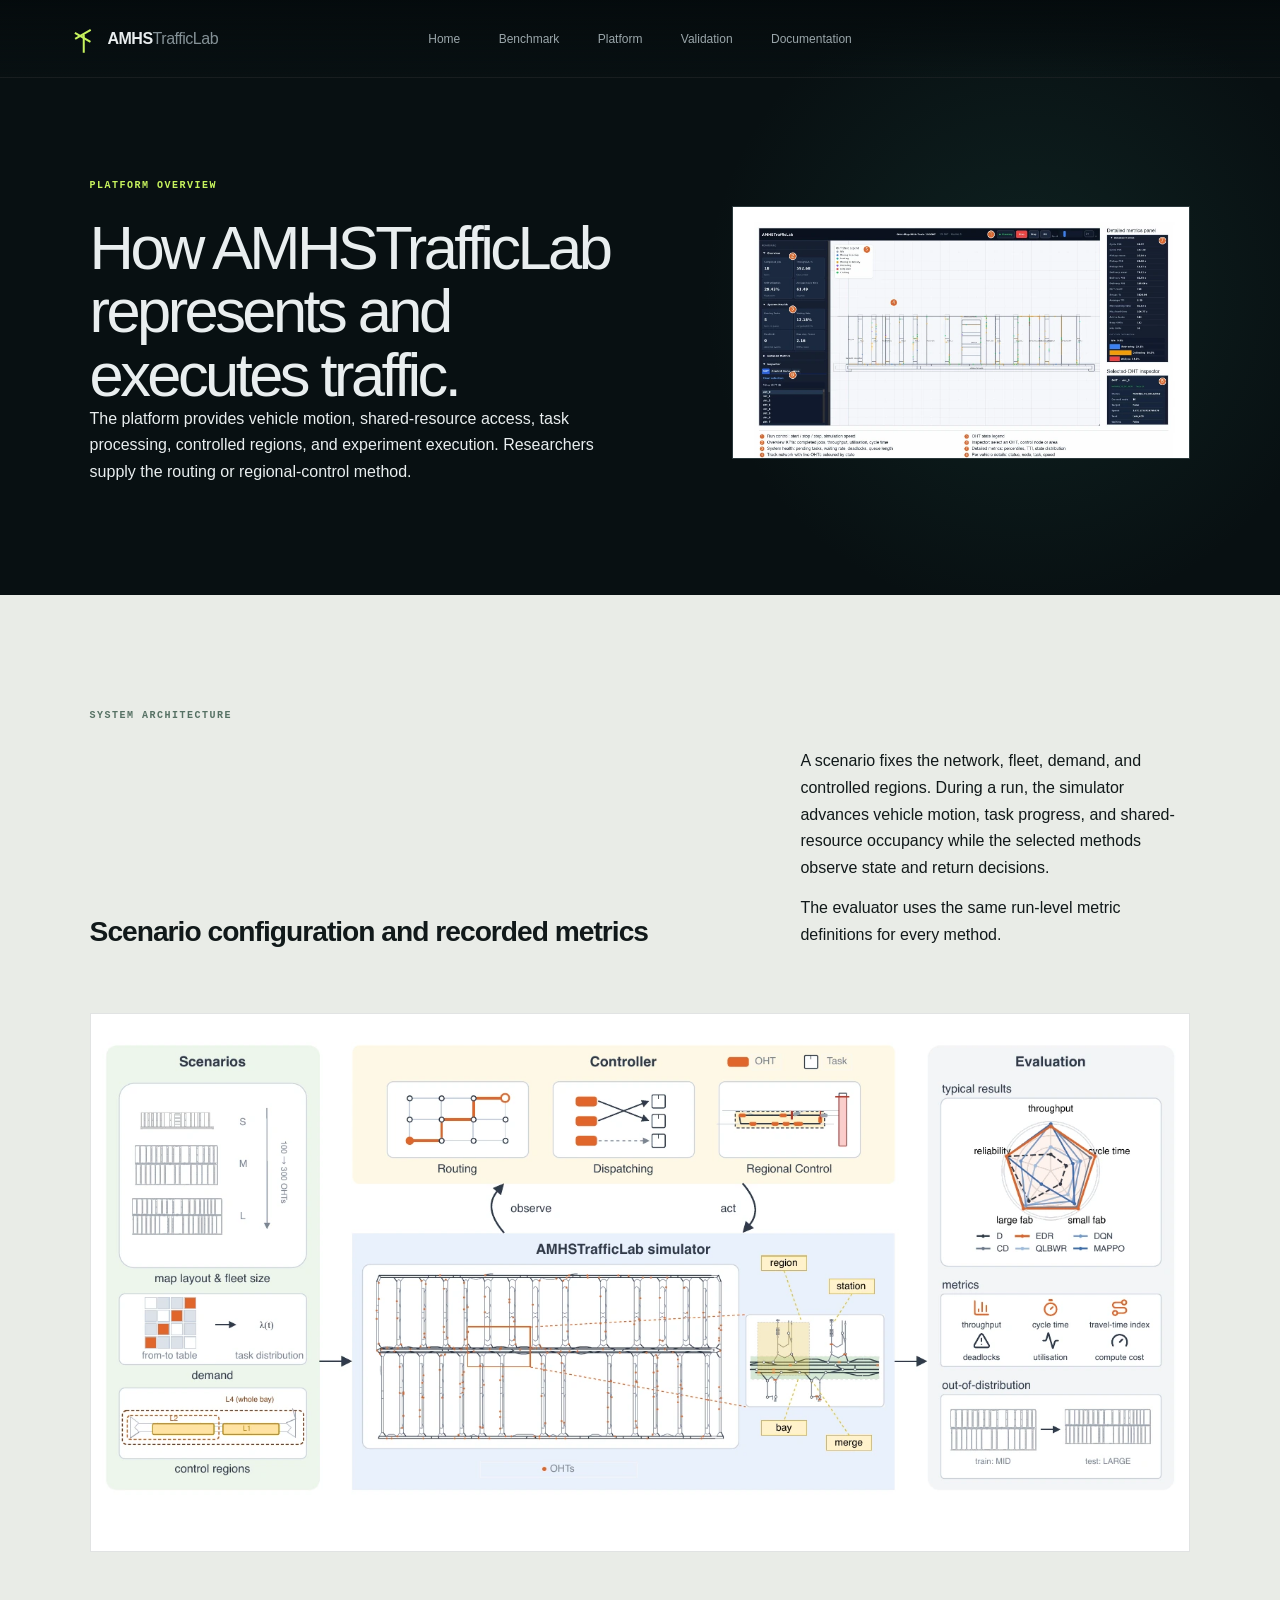
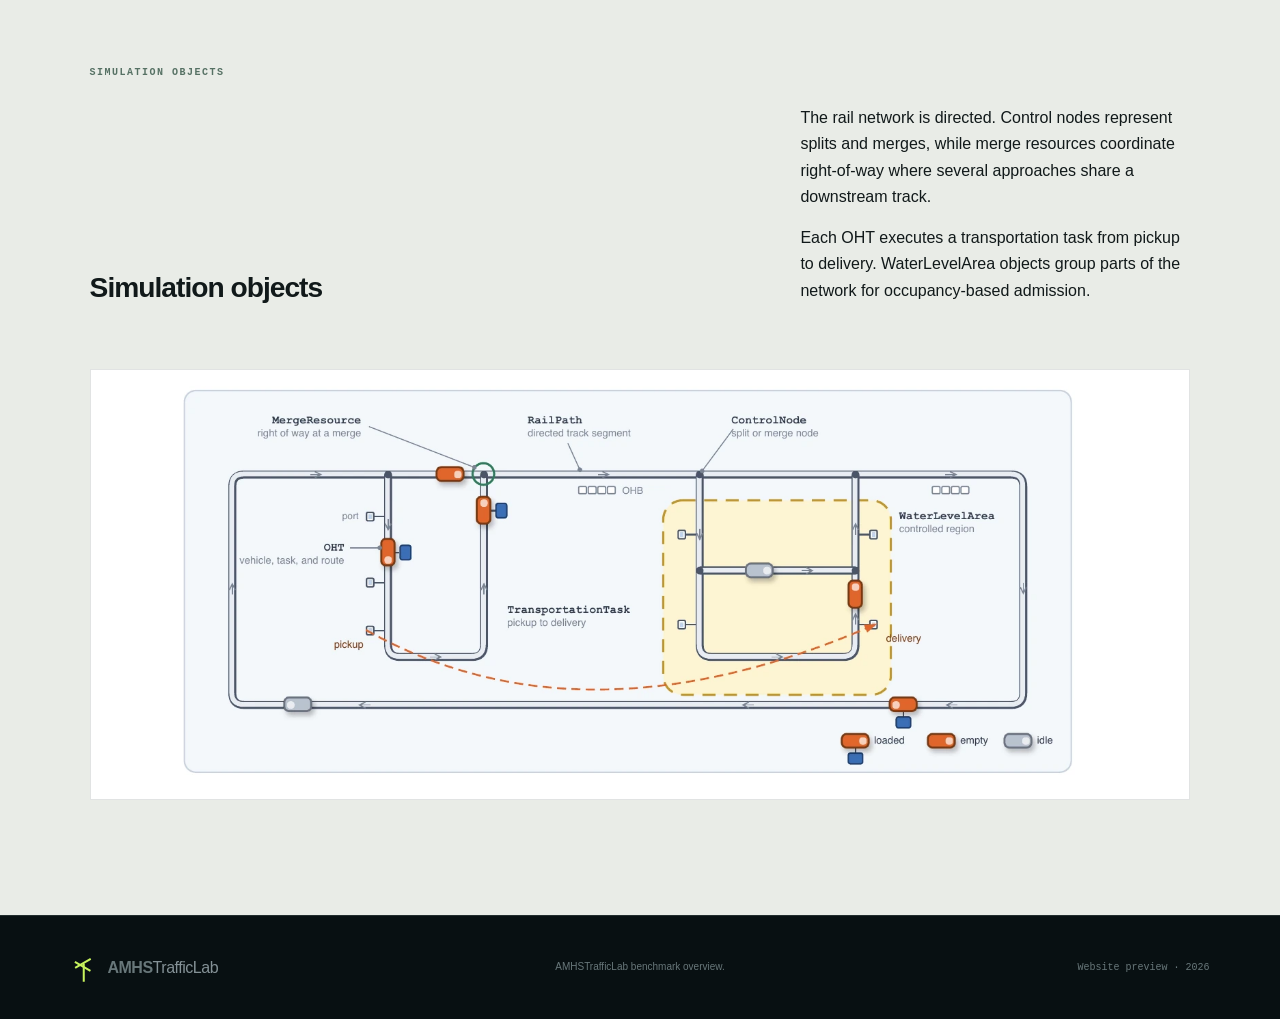
<file: platform/index.html>
<!DOCTYPE html><html lang="en"><head><meta charSet="utf-8"/><meta name="viewport" content="width=device-width, initial-scale=1"/><link rel="stylesheet" href="/_next/static/css/index.Co3ep2j6.css" data-rsc-css-href="/_next/static/css/index.Co3ep2j6.css" data-precedence="vite-rsc/importer-resources"/><link rel="modulepreload" fetchPriority="low" href="/_next/static/chunks/index-Bw2VS0sR.js"/><script src="/_next/static/chunks/rolldown-runtime-C60lm6uB.js" type="module" async=""></script><script src="/_next/static/chunks/framework-D_rUT4EX.js" type="module" async=""></script><link rel="modulepreload" href="/_next/static/chunks/layout-segment-context-BaSXoDEN.js" crossorigin=""/><link rel="modulepreload" href="/_next/static/chunks/image-BQyN8-kn.js" crossorigin=""/><title>Platform — AMHSTrafficLab</title><meta name="description" content="Traffic dynamics, system architecture, and simulation objects in AMHSTrafficLab."/><meta property="og:title" content="AMHSTrafficLab — Industrial Benchmark for Intelligent Material Flow"/><meta property="og:description" content="Develop and evaluate routing and regional flow-control methods across realistic, multi-scale AMHS traffic environments."/><meta property="og:type" content="website"/><meta property="og:image" content="https://amhstrafficlab.github.io/og.png"/><meta property="og:image:width" content="1734"/><meta property="og:image:height" content="907"/><meta property="og:image:alt" content="AMHSTrafficLab rail-network benchmark"/><meta name="twitter:card" content="summary_large_image"/><meta name="twitter:title" content="AMHSTrafficLab — Industrial Benchmark for Intelligent Material Flow"/><meta name="twitter:description" content="Develop and evaluate routing and regional flow-control methods across realistic, multi-scale AMHS traffic environments."/><meta name="twitter:image" content="https://amhstrafficlab.github.io/og.png"/><script>Object.assign(((self[Symbol.for("vinext.navigationRuntime")]??={bootstrap:{routeManifest:null},functions:{}}).bootstrap.rsc??={rsc:[]}),{params:{},nav:{"pathname":"/platform","searchParams":[]}})</script><link rel="modulepreload" href="/_next/static/chunks/index-Bw2VS0sR.js" />
</head><body><header class="site-header"><a class="brand" href="/" aria-label="AMHSTrafficLab home"><span class="brand-mark" aria-hidden="true"><span></span><span></span><span></span></span><span>AMHS<span class="brand-light">TrafficLab</span></span></a><nav class="nav-links" aria-label="Main navigation"><a href="/">Home</a><a href="/benchmark">Benchmark</a><a href="/platform">Platform</a><a href="/validation">Validation</a><a href="/documentation">Documentation</a></nav></header><main><section class="page-hero platform-hero"><div><div class="section-label lime">PLATFORM OVERVIEW</div><h1>How AMHSTrafficLab represents and executes traffic.</h1><p>The platform provides vehicle motion, shared-resource access, task processing, controlled regions, and experiment execution. Researchers supply the routing or regional-control method.</p></div><figure class="platform-hero-figure"><img src="/paper/gui.webp" alt="AMHSTrafficLab graphical interface showing the network, run controls, system health, and detailed metrics" width="842" height="462" loading="eager" fetchPriority="high" decoding="async" data-nimg="1"/></figure></section><section class="light-section architecture-section"><div class="section-label">SYSTEM ARCHITECTURE</div><div class="section-heading"><h2>Scenario configuration and recorded metrics</h2><div class="descriptive-copy"><p>A scenario fixes the network, fleet, demand, and controlled regions. During a run, the simulator advances vehicle motion, task progress, and shared-resource occupancy while the selected methods observe state and return decisions.</p><p>The evaluator uses the same run-level metric definitions for every method.</p></div></div><figure class="paper-figure"><img src="/paper/architecture.webp" alt="AMHSTrafficLab architecture linking scenarios, controllers, simulation, and evaluation" width="1555" height="759" loading="lazy" decoding="async" data-nimg="1"/></figure></section><section class="light-section representation-section"><div class="section-label">SIMULATION OBJECTS</div><div class="section-heading"><h2>Simulation objects</h2><div class="descriptive-copy"><p>The rail network is directed. Control nodes represent splits and merges, while merge resources coordinate right-of-way where several approaches share a downstream track.</p><p>Each OHT executes a transportation task from pickup to delivery. WaterLevelArea objects group parts of the network for occupancy-based admission.</p></div></div><figure class="paper-figure"><img src="/paper/simulation-objects.webp" alt="Core AMHSTrafficLab objects: rail paths, control nodes, merge resources, OHTs, tasks, routes, and controlled areas" width="1607" height="627" loading="lazy" decoding="async" data-nimg="1"/></figure></section></main><footer class="site-footer"><a class="brand" href="/" aria-label="AMHSTrafficLab home"><span class="brand-mark" aria-hidden="true"><span></span><span></span><span></span></span><span>AMHS<span class="brand-light">TrafficLab</span></span></a><p>AMHSTrafficLab benchmark overview.</p><span>Website preview · 2026</span></footer><script type="module" src="/_next/static/chunks/index-Bw2VS0sR.js" id="_R_" async=""></script><script>((self[Symbol.for("vinext.navigationRuntime")]??={bootstrap:{routeManifest:null},functions:{}}).bootstrap.rsc??={rsc:[]}).rsc.push("0:{\"page:/platform\":\"$L1\",\"layout:/\":\"$L2\",\"route:/platform\":\"$L3\",\"__route\":\"route:/platform\",\"__interceptionContext\":null,\"__layoutIds\":[\"layout:/\"],\"__rootLayout\":\"/\",\"__bfcacheSegmentIdentities\":{\"layout:/\":\"[\\\"layout\\\",\\\"layout:/\\\",\\\"root-boundary:/\\\",\\\"\\\"]\",\"page:/platform\":\"[\\\"page\\\",\\\"page:/platform\\\",\\\"root-boundary:/\\\",\\\"[\\\\\\\"platform\\\\\\\"]\\\"]\"},\"__srcPage\":[\"platform\",\"page\"],\"__layoutFlags\":{\"layout:/\":\"s\"},\"__artifactCompatibility\":{\"schemaVersion\":1,\"graphVersion\":\"app-route-graph:a8b92e4b07c2a740\",\"deploymentVersion\":\"98853434-2455-40df-a85c-2be5ab881dfb\",\"appElementsSchemaVersion\":1,\"rscPayloadSchemaVersion\":1,\"rootBoundaryId\":\"/\",\"renderEpoch\":null}}\n")</script><script>((self[Symbol.for("vinext.navigationRuntime")]??={bootstrap:{routeManifest:null},functions:{}}).bootstrap.rsc??={rsc:[]}).rsc.push("4:I[\"8c0f216c4604\",[],\"Children\",1]\n")</script><script>((self[Symbol.for("vinext.navigationRuntime")]??={bootstrap:{routeManifest:null},functions:{}}).bootstrap.rsc??={rsc:[]}).rsc.push("5:I[\"593f344dc510\",[],\"GlobalErrorBoundary\",1]\n")</script><script>((self[Symbol.for("vinext.navigationRuntime")]??={bootstrap:{routeManifest:null},functions:{}}).bootstrap.rsc??={rsc:[]}).rsc.push("6:I[\"0b874ad30386\",[],\"default\",1]\n")</script><script>((self[Symbol.for("vinext.navigationRuntime")]??={bootstrap:{routeManifest:null},functions:{}}).bootstrap.rsc??={rsc:[]}).rsc.push("7:I[\"593f344dc510\",[],\"ErrorBoundary\",1]\n")</script><script>((self[Symbol.for("vinext.navigationRuntime")]??={bootstrap:{routeManifest:null},functions:{}}).bootstrap.rsc??={rsc:[]}).rsc.push("8:I[\"15c18cfaeeff\",[],\"LayoutSegmentProvider\",1]\n")</script><script>((self[Symbol.for("vinext.navigationRuntime")]??={bootstrap:{routeManifest:null},functions:{}}).bootstrap.rsc??={rsc:[]}).rsc.push("9:I[\"8c0f216c4604\",[],\"Slot\",1]\n")</script><script>((self[Symbol.for("vinext.navigationRuntime")]??={bootstrap:{routeManifest:null},functions:{}}).bootstrap.rsc??={rsc:[]}).rsc.push("a:I[\"593f344dc510\",[],\"NotFoundBoundary\",1]\n")</script><script>((self[Symbol.for("vinext.navigationRuntime")]??={bootstrap:{routeManifest:null},functions:{}}).bootstrap.rsc??={rsc:[]}).rsc.push("b:I[\"9276801271d6\",[],\"AppRouterScrollTarget\",1]\n")</script><script>((self[Symbol.for("vinext.navigationRuntime")]??={bootstrap:{routeManifest:null},functions:{}}).bootstrap.rsc??={rsc:[]}).rsc.push("c:I[\"593f344dc510\",[],\"RedirectBoundary\",1]\n")</script><script>((self[Symbol.for("vinext.navigationRuntime")]??={bootstrap:{routeManifest:null},functions:{}}).bootstrap.rsc??={rsc:[]}).rsc.push(":HL[\"/_next/static/css/index.Co3ep2j6.css\",\"style\"     ]\n")</script><script>((self[Symbol.for("vinext.navigationRuntime")]??={bootstrap:{routeManifest:null},functions:{}}).bootstrap.rsc??={rsc:[]}).rsc.push("2:[[[\"$\",\"link\",\"css:/_next/static/css/index.Co3ep2j6.css\",{\"rel\":\"stylesheet\",\"precedence\":\"vite-rsc/importer-resources\",\"href\":\"/_next/static/css/index.Co3ep2j6.css\",\"data-rsc-css-href\":\"/_next/static/css/index.Co3ep2j6.css\"}],\"$undefined\"],[\"$\",\"html\",null,{\"lang\":\"en\",\"children\":[\"$\",\"body\",null,{\"children\":[\"$\",\"$L4\",null,{}]}]}]]\n")</script><script>((self[Symbol.for("vinext.navigationRuntime")]??={bootstrap:{routeManifest:null},functions:{}}).bootstrap.rsc??={rsc:[]}).rsc.push("3:[[[\"$\",\"meta\",null,{\"charSet\":\"utf-8\"}],[[\"$\",\"title\",\"0\",{\"children\":\"Platform — AMHSTrafficLab\"}],[\"$\",\"meta\",\"1\",{\"name\":\"description\",\"content\":\"Traffic dynamics, system architecture, and simulation objects in AMHSTrafficLab.\"}],[\"$\",\"meta\",\"2\",{\"property\":\"og:title\",\"content\":\"AMHSTrafficLab — Industrial Benchmark for Intelligent Material Flow\"}],[\"$\",\"meta\",\"3\",{\"property\":\"og:description\",\"content\":\"Develop and evaluate routing and regional flow-control methods across realistic, multi-scale AMHS traffic environments.\"}],[\"$\",\"meta\",\"4\",{\"property\":\"og:type\",\"content\":\"website\"}],[\"$\",\"meta\",\"5\",{\"property\":\"og:image\",\"content\":\"https://amhstrafficlab.github.io/og.png\"}],[\"$\",\"meta\",\"6\",{\"property\":\"og:image:width\",\"content\":\"1734\"}],[\"$\",\"meta\",\"7\",{\"property\":\"og:image:height\",\"content\":\"907\"}],[\"$\",\"meta\",\"8\",{\"property\":\"og:image:alt\",\"content\":\"AMHSTrafficLab rail-network benchmark\"}],[\"$\",\"meta\",\"9\",{\"name\":\"twitter:card\",\"content\":\"summary_large_image\"}],[\"$\",\"meta\",\"10\",{\"name\":\"twitter:title\",\"content\":\"AMHSTrafficLab — Industrial Benchmark for Intelligent Material Flow\"}],[\"$\",\"meta\",\"11\",{\"name\":\"twitter:description\",\"content\":\"Develop and evaluate routing and regional flow-control methods across realistic, multi-scale AMHS traffic environments.\"}],[\"$\",\"meta\",\"12\",{\"name\":\"twitter:image\",\"content\":\"https://amhstrafficlab.github.io/og.png\"}]],[[\"$\",\"meta\",\"0\",{\"name\":\"viewport\",\"content\":\"width=device-width, initial-scale=1\"}]]],[\"$\",\"$L5\",null,{\"fallback\":\"$6\",\"children\":[\"$\",\"$L7\",null,{\"fallback\":\"$6\",\"children\":[\"$\",\"$L8\",null,{\"providerId\":\"layout:/\",\"segmentMap\":{\"children\":[\"platform\"]},\"children\":[\"$\",\"$L9\",null,{\"id\":\"layout:/\",\"parallelSlots\":\"$undefined\",\"children\":[\"$\",\"$La\",null,{\"resetKey\":\"platform\",\"fallback\":[[\"$\",\"title\",null,{\"children\":\"404: This page could not be found.\"}],[\"$\",\"div\",null,{\"style\":{\"fontFamily\":\"system-ui,\\\"Segoe UI\\\",Roboto,Helvetica,Arial,sans-serif,\\\"Apple Color Emoji\\\",\\\"Segoe UI Emoji\\\"\",\"height\":\"100vh\",\"textAlign\":\"center\",\"display\":\"flex\",\"flexDirection\":\"column\",\"alignItems\":\"center\",\"justifyContent\":\"center\"},\"children\":[\"$\",\"div\",null,{\"children\":[[\"$\",\"style\",null,{\"dangerouslySetInnerHTML\":{\"__html\":\"body{color:#000;background:#fff;margin:0}.next-error-h1{border-right:1px solid rgba(0,0,0,.3)}@media (prefers-color-scheme:dark){body{color:#fff;background:#000}.next-error-h1{border-right:1px solid rgba(255,255,255,.3)}}\"}}],[\"$\",\"h1\",null,{\"className\":\"next-error-h1\",\"style\":{\"display\":\"inline-block\",\"margin\":\"0 20px 0 0\",\"padding\":\"0 23px 0 0\",\"fontSize\":24,\"fontWeight\":500,\"verticalAlign\":\"top\",\"lineHeight\":\"49px\"},\"children\":404}],[\"$\",\"div\",null,{\"style\":{\"display\":\"inline-block\"},\"children\":[\"$\",\"h2\",null,{\"style\":{\"fontSize\":14,\"fontWeight\":400,\"lineHeight\":\"49px\",\"margin\":0},\"children\":\"This page could not be found.\"}]}]]}]}]],\"children\":[\"$\",\"$Lb\",null,{\"children\":[\"$\",\"$Lc\",null,{\"children\":[[\"$\",\"$L8\",null,{\"providerId\":\"page:/platform\",\"segmentMap\":{\"children\":[\"__PAGE__\"]},\"children\":[\"$\",\"$L9\",null,{\"id\":\"page:/platform\"}]}],null]}]}]}]}]}]}]}],null,null]\n")</script><script>((self[Symbol.for("vinext.navigationRuntime")]??={bootstrap:{routeManifest:null},functions:{}}).bootstrap.rsc??={rsc:[]}).rsc.push("d:I[\"9fb86276be8f\",[],\"default\",1]\n")</script><script>((self[Symbol.for("vinext.navigationRuntime")]??={bootstrap:{routeManifest:null},functions:{}}).bootstrap.rsc??={rsc:[]}).rsc.push("1:[[\"$\",\"header\",null,{\"className\":\"site-header\",\"children\":[[\"$\",\"a\",null,{\"className\":\"brand\",\"href\":\"/\",\"aria-label\":\"AMHSTrafficLab home\",\"children\":[[\"$\",\"span\",null,{\"className\":\"brand-mark\",\"aria-hidden\":\"true\",\"children\":[[\"$\",\"span\",null,{}],[\"$\",\"span\",null,{}],[\"$\",\"span\",null,{}]]}],[\"$\",\"span\",null,{\"children\":[\"AMHS\",[\"$\",\"span\",null,{\"className\":\"brand-light\",\"children\":\"TrafficLab\"}]]}]]}],[\"$\",\"nav\",null,{\"className\":\"nav-links\",\"aria-label\":\"Main navigation\",\"children\":[[\"$\",\"a\",\"/\",{\"href\":\"/\",\"children\":\"Home\"}],[\"$\",\"a\",\"/benchmark\",{\"href\":\"/benchmark\",\"children\":\"Benchmark\"}],[\"$\",\"a\",\"/platform\",{\"href\":\"/platform\",\"children\":\"Platform\"}],[\"$\",\"a\",\"/validation\",{\"href\":\"/validation\",\"children\":\"Validation\"}],[\"$\",\"a\",\"/documentation\",{\"href\":\"/documentation\",\"children\":\"Documentation\"}]]}]]}],[\"$\",\"main\",null,{\"children\":[[\"$\",\"section\",null,{\"className\":\"page-hero platform-hero\",\"children\":[[\"$\",\"div\",null,{\"children\":[[\"$\",\"div\",null,{\"className\":\"section-label lime\",\"children\":\"PLATFORM OVERVIEW\"}],[\"$\",\"h1\",null,{\"children\":\"How AMHSTrafficLab represents and executes traffic.\"}],[\"$\",\"p\",null,{\"children\":\"The platform provides vehicle motion, shared-resource access, task processing, controlled regions, and experiment execution. Researchers supply the routing or regional-control method.\"}]]}],[\"$\",\"figure\",null,{\"className\":\"platform-hero-figure\",\"children\":[\"$\",\"$Ld\",null,{\"src\":\"/paper/gui.webp\",\"width\":842,\"height\":462,\"priority\":true,\"alt\":\"AMHSTrafficLab graphical interface showing the network, run controls, system health, and detailed metrics\"}]}]]}],[\"$\",\"section\",null,{\"className\":\"light-section architecture-section\",\"children\":[[\"$\",\"div\",null,{\"className\":\"section-label\",\"children\":\"SYSTEM ARCHITECTURE\"}],[\"$\",\"div\",null,{\"className\":\"section-heading\",\"children\":[[\"$\",\"h2\",null,{\"children\":\"Scenario configuration and recorded metrics\"}],[\"$\",\"div\",null,{\"className\":\"descriptive-copy\",\"children\":[[\"$\",\"p\",null,{\"children\":\"A scenario fixes the network, fleet, demand, and controlled regions. During a run, the simulator advances vehicle motion, task progress, and shared-resource occupancy while the selected methods observe state and return decisions.\"}],[\"$\",\"p\",null,{\"children\":\"The evaluator uses the same run-level metric definitions for every method.\"}]]}]]}],[\"$\",\"figure\",null,{\"className\":\"paper-figure\",\"children\":[\"$\",\"$Ld\",null,{\"src\":\"/paper/architecture.webp\",\"width\":1555,\"height\":759,\"alt\":\"AMHSTrafficLab architecture linking scenarios, controllers, simulation, and evaluation\"}]}]]}],[\"$\",\"section\",null,{\"className\":\"light-section representation-section\",\"children\":[[\"$\",\"div\",null,{\"className\":\"section-label\",\"children\":\"SIMULATION OBJECTS\"}],[\"$\",\"div\",null,{\"className\":\"section-heading\",\"children\":[[\"$\",\"h2\",null,{\"children\":\"Simulation objects\"}],[\"$\",\"div\",null,{\"className\":\"descriptive-copy\",\"children\":[[\"$\",\"p\",null,{\"children\":\"The rail network is directed. Control nodes represent splits and merges, while merge resources coordinate right-of-way where several approaches share a downstream track.\"}],[\"$\",\"p\",null,{\"children\":\"Each OHT executes a transportation task from pickup to delivery. WaterLevelArea objects group parts of the network for occupancy-based admission.\"}]]}]]}],[\"$\",\"figure\",null,{\"className\":\"paper-figure\",\"children\":[\"$\",\"$Ld\",null,{\"src\":\"/paper/simulation-objects.webp\",\"width\":1607,\"height\":627,\"alt\":\"Core AMHSTrafficLab objects: rail paths, control nodes, merge resources, OHTs, tasks, routes, and controlled areas\"}]}]]}]]}],[\"$\",\"footer\",null,{\"className\":\"site-footer\",\"children\":[[\"$\",\"a\",null,{\"className\":\"brand\",\"href\":\"/\",\"aria-label\":\"AMHSTrafficLab home\",\"children\":[[\"$\",\"span\",null,{\"className\":\"brand-mark\",\"aria-hidden\":\"true\",\"children\":[[\"$\",\"span\",null,{}],[\"$\",\"span\",null,{}],[\"$\",\"span\",null,{}]]}],[\"$\",\"span\",null,{\"children\":[\"AMHS\",[\"$\",\"span\",null,{\"className\":\"brand-light\",\"children\":\"TrafficLab\"}]]}]]}],[\"$\",\"p\",null,{\"children\":\"AMHSTrafficLab benchmark overview.\"}],[\"$\",\"span\",null,{\"children\":\"Website preview · 2026\"}]]}]]\n")</script><script>Object.assign(((self[Symbol.for("vinext.navigationRuntime")]??={bootstrap:{routeManifest:null},functions:{}}).bootstrap.rsc??={rsc:[]}),{"initialCacheKind":"static"});((self[Symbol.for("vinext.navigationRuntime")]??={bootstrap:{routeManifest:null},functions:{}}).bootstrap.rsc??={rsc:[]}).done=true</script></body></html>
</file>
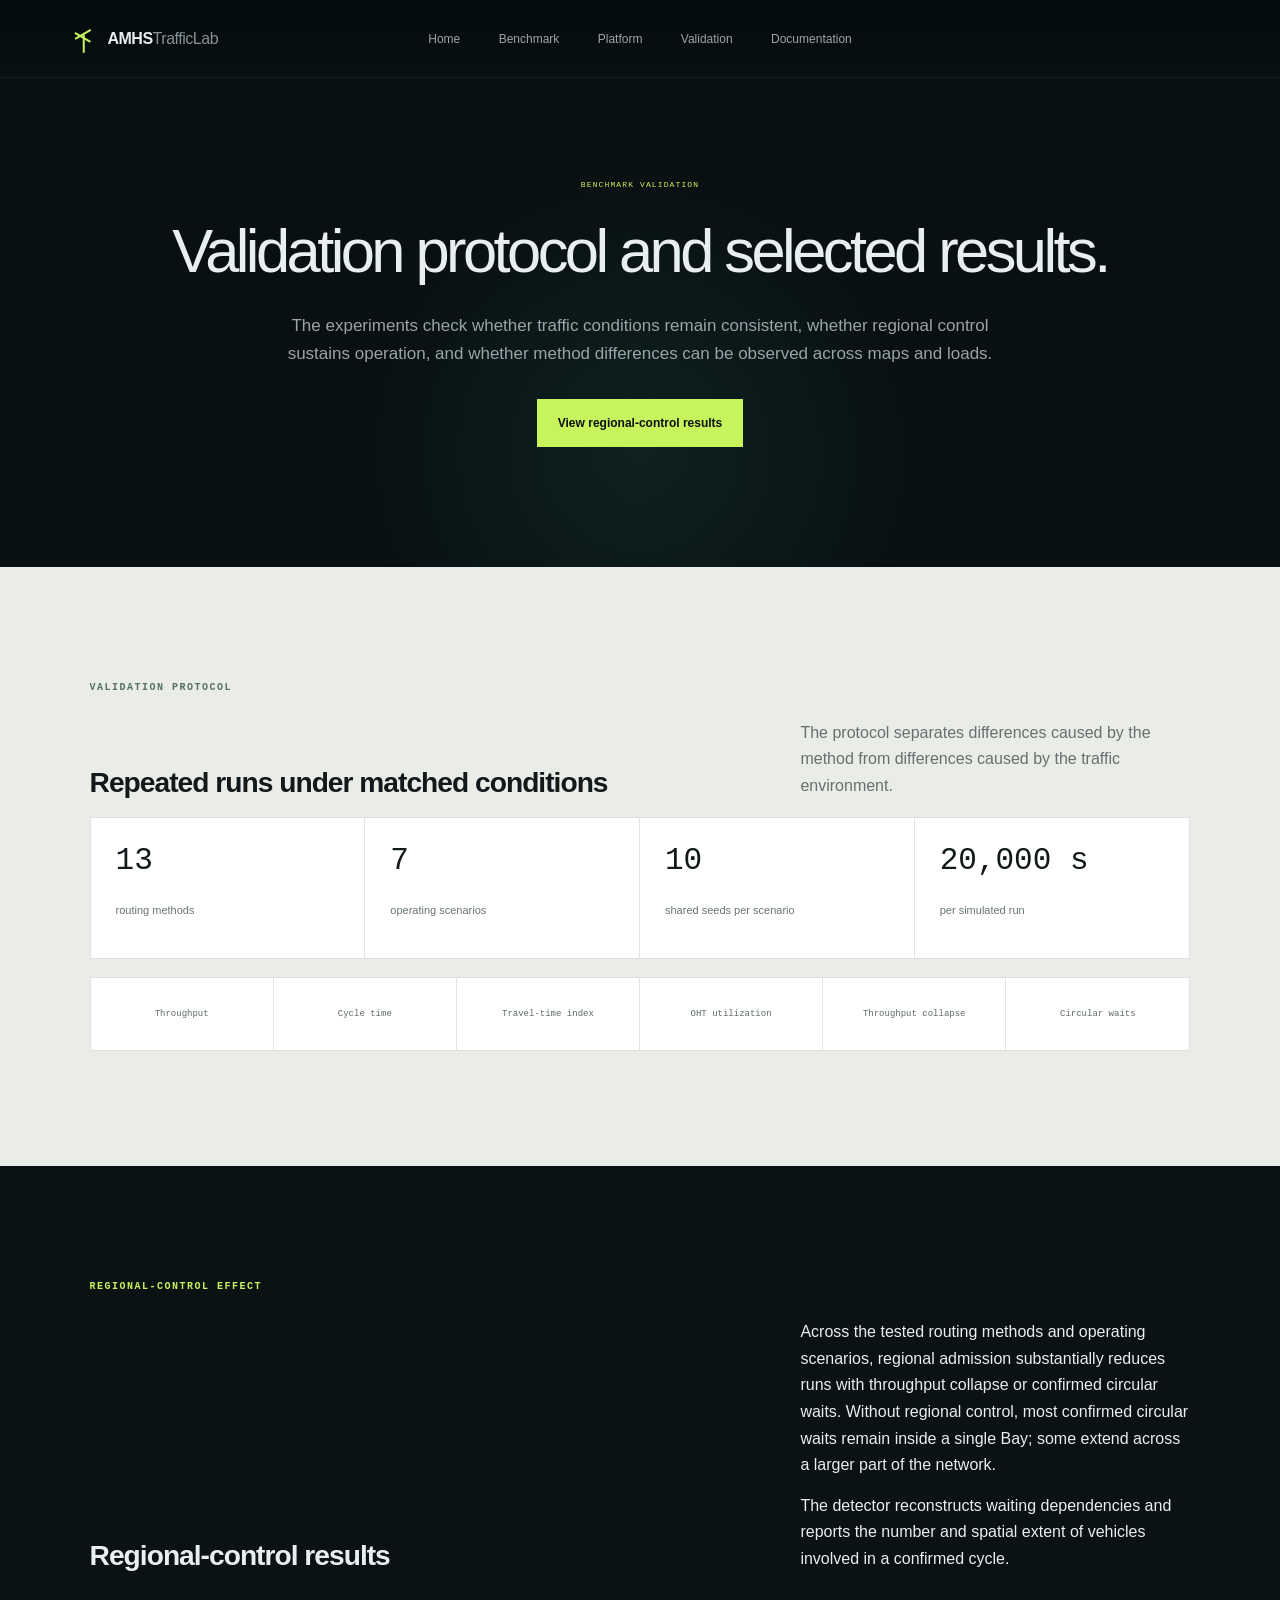
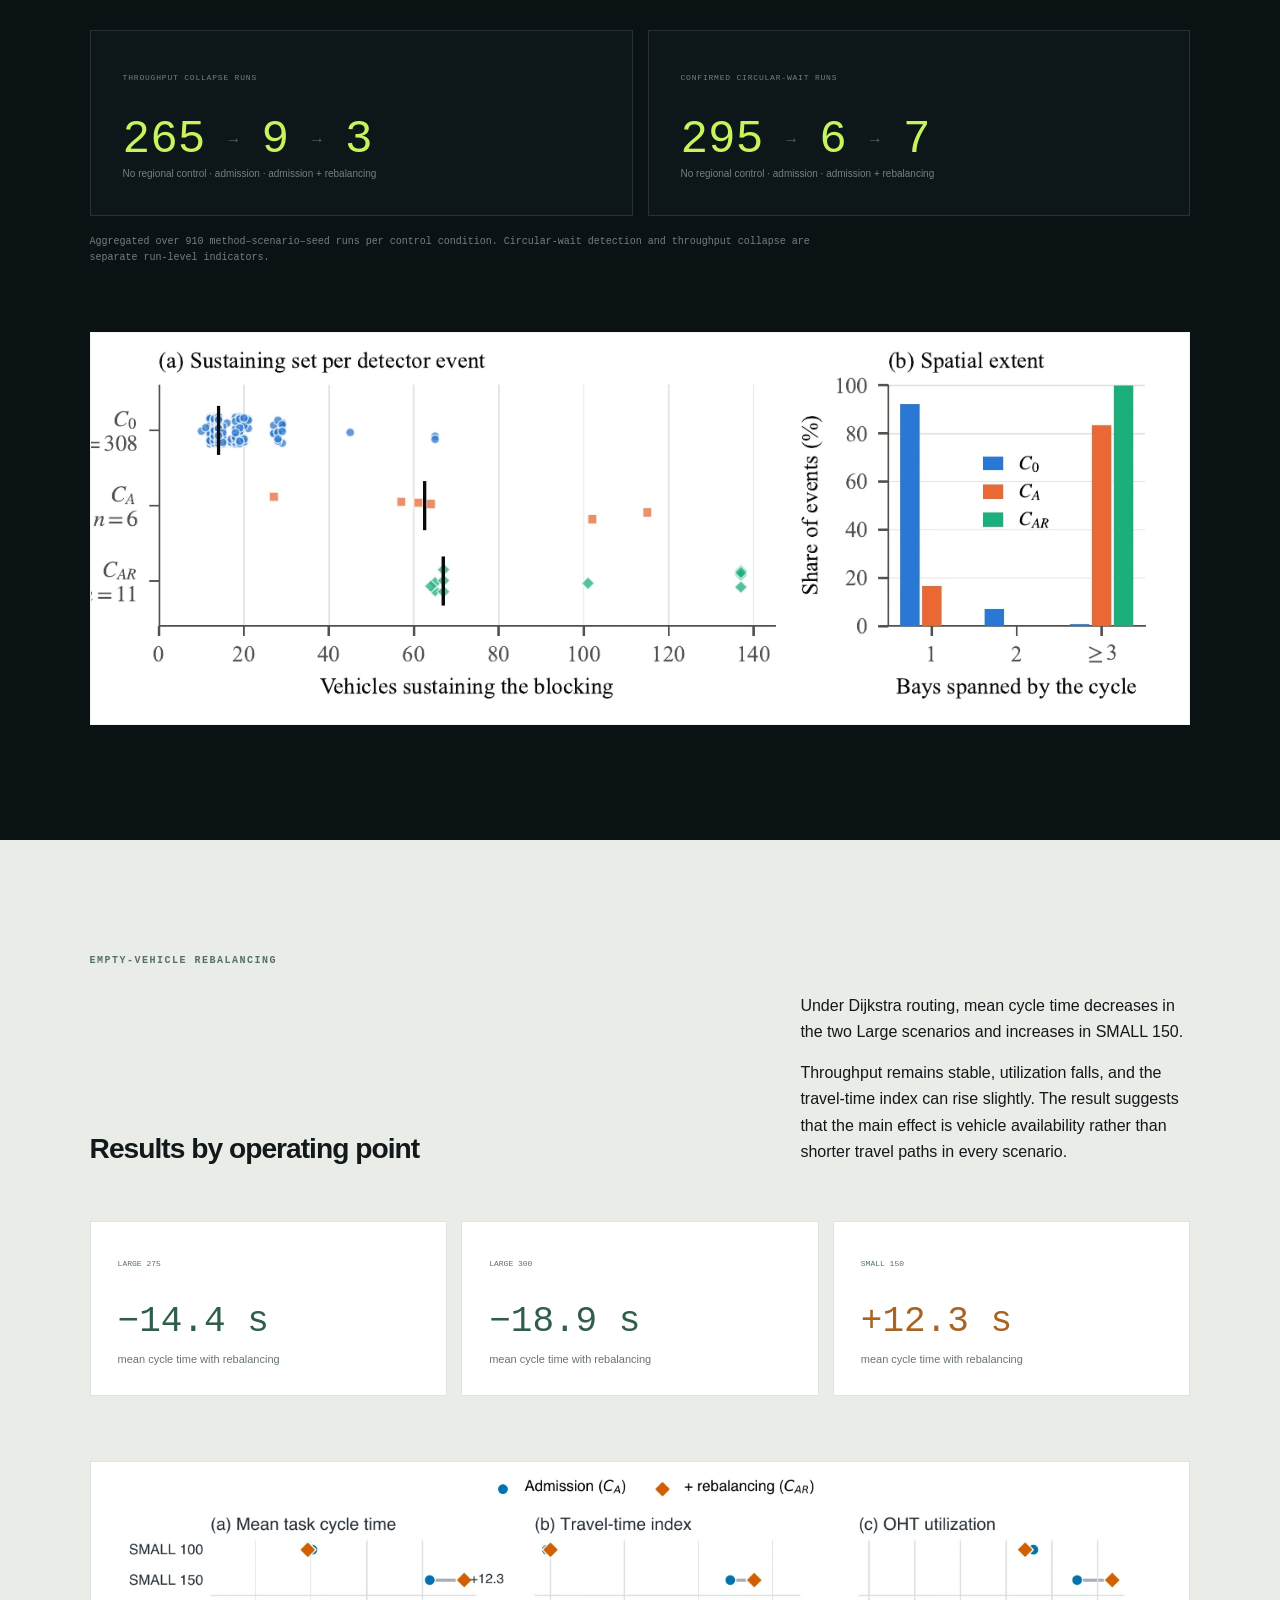
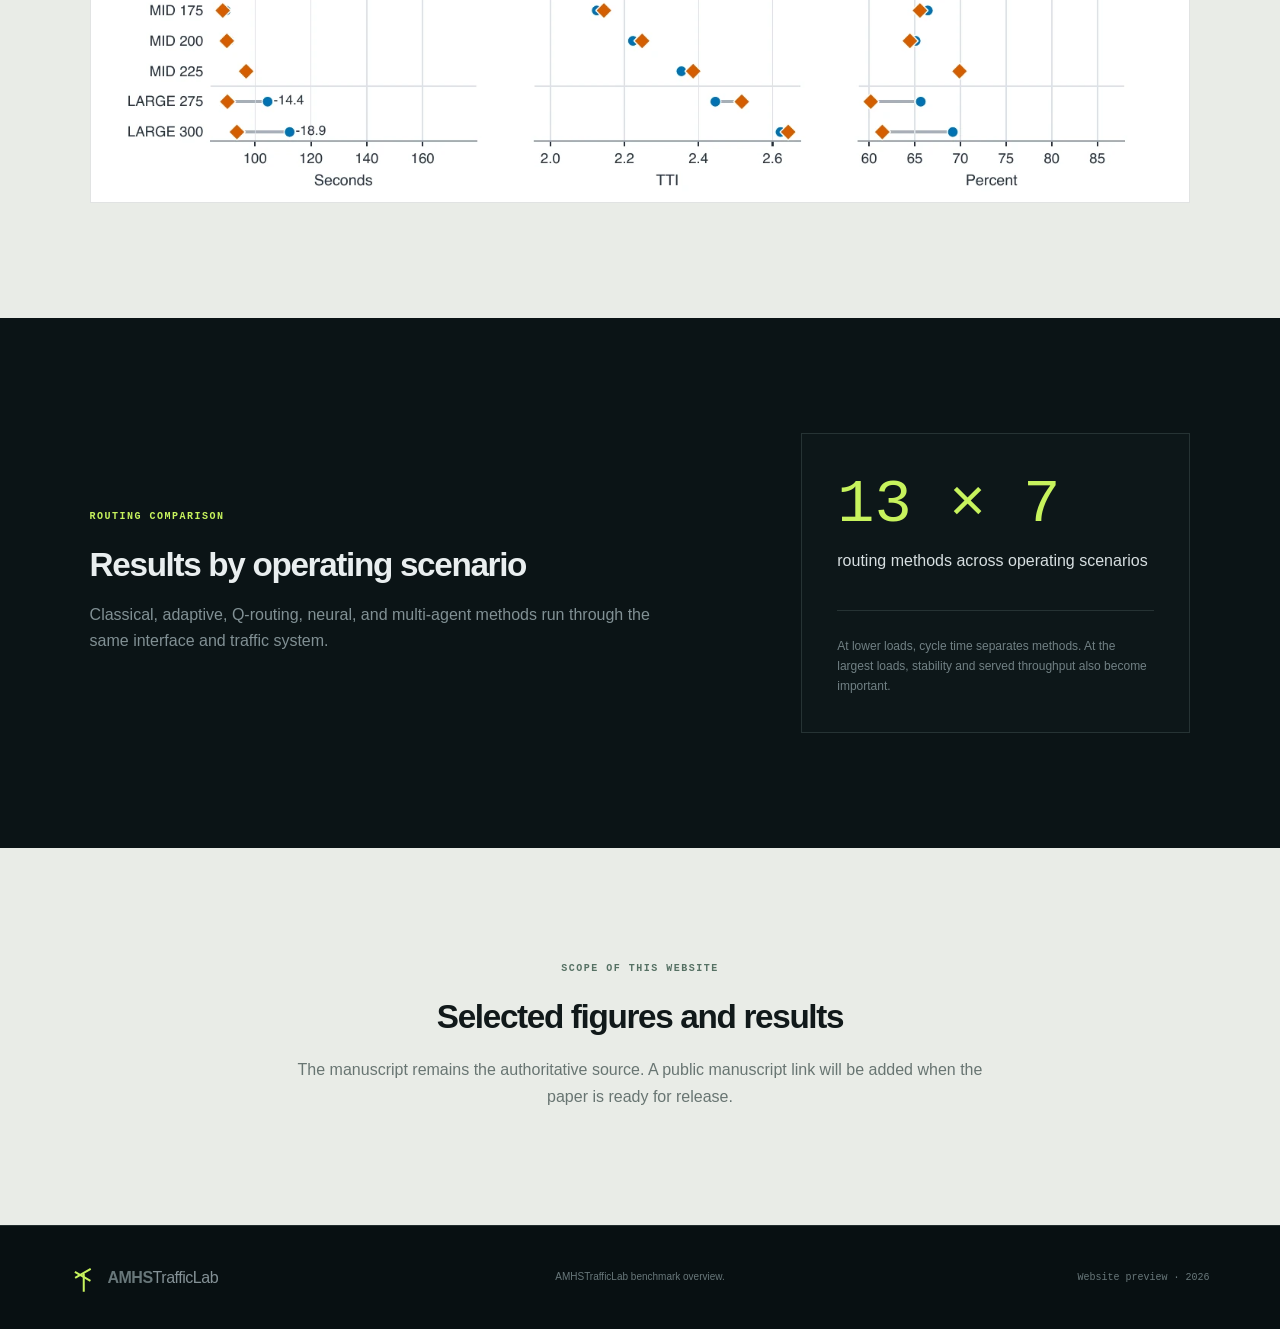
<file: validation/index.html>
<!DOCTYPE html><html lang="en"><head><meta charSet="utf-8"/><meta name="viewport" content="width=device-width, initial-scale=1"/><link rel="stylesheet" href="/_next/static/css/index.Co3ep2j6.css" data-rsc-css-href="/_next/static/css/index.Co3ep2j6.css" data-precedence="vite-rsc/importer-resources"/><link rel="modulepreload" fetchPriority="low" href="/_next/static/chunks/index-Bw2VS0sR.js"/><script src="/_next/static/chunks/rolldown-runtime-C60lm6uB.js" type="module" async=""></script><script src="/_next/static/chunks/framework-D_rUT4EX.js" type="module" async=""></script><link rel="modulepreload" href="/_next/static/chunks/layout-segment-context-BaSXoDEN.js" crossorigin=""/><link rel="modulepreload" href="/_next/static/chunks/image-BQyN8-kn.js" crossorigin=""/><title>Validation — AMHSTrafficLab</title><meta name="description" content="How AMHSTrafficLab is validated as a fair, repeatable benchmark for routing and regional traffic control."/><meta property="og:title" content="AMHSTrafficLab — Industrial Benchmark for Intelligent Material Flow"/><meta property="og:description" content="Develop and evaluate routing and regional flow-control methods across realistic, multi-scale AMHS traffic environments."/><meta property="og:type" content="website"/><meta property="og:image" content="https://amhstrafficlab.github.io/og.png"/><meta property="og:image:width" content="1734"/><meta property="og:image:height" content="907"/><meta property="og:image:alt" content="AMHSTrafficLab rail-network benchmark"/><meta name="twitter:card" content="summary_large_image"/><meta name="twitter:title" content="AMHSTrafficLab — Industrial Benchmark for Intelligent Material Flow"/><meta name="twitter:description" content="Develop and evaluate routing and regional flow-control methods across realistic, multi-scale AMHS traffic environments."/><meta name="twitter:image" content="https://amhstrafficlab.github.io/og.png"/><script>Object.assign(((self[Symbol.for("vinext.navigationRuntime")]??={bootstrap:{routeManifest:null},functions:{}}).bootstrap.rsc??={rsc:[]}),{params:{},nav:{"pathname":"/validation","searchParams":[]}})</script><link rel="modulepreload" href="/_next/static/chunks/index-Bw2VS0sR.js" />
</head><body><header class="site-header"><a class="brand" href="/" aria-label="AMHSTrafficLab home"><span class="brand-mark" aria-hidden="true"><span></span><span></span><span></span></span><span>AMHS<span class="brand-light">TrafficLab</span></span></a><nav class="nav-links" aria-label="Main navigation"><a href="/">Home</a><a href="/benchmark">Benchmark</a><a href="/platform">Platform</a><a href="/validation">Validation</a><a href="/documentation">Documentation</a></nav></header><main><section class="paper-hero"><div class="paper-badge">BENCHMARK VALIDATION</div><h1>Validation protocol and selected results.</h1><p>The experiments check whether traffic conditions remain consistent, whether regional control sustains operation, and whether method differences can be observed across maps and loads.</p><a class="button primary" href="#control-result">View regional-control results</a></section><section class="light-section evaluation-protocol"><div class="section-label">VALIDATION PROTOCOL</div><div class="section-heading"><h2>Repeated runs under matched conditions</h2><p>The protocol separates differences caused by the method from differences caused by the traffic environment.</p></div><div class="protocol-strip"><article><strong>13</strong><span>routing methods</span></article><article><strong>7</strong><span>operating scenarios</span></article><article><strong>10</strong><span>shared seeds per scenario</span></article><article><strong>20,000 s</strong><span>per simulated run</span></article></div><div class="metric-ribbon"><span>Throughput</span><span>Cycle time</span><span>Travel-time index</span><span>OHT utilization</span><span>Throughput collapse</span><span>Circular waits</span></div></section><section class="dark-section evidence-section" id="control-result"><div class="section-label lime">REGIONAL-CONTROL EFFECT</div><div class="section-heading"><h2>Regional-control results</h2><div class="descriptive-copy"><p>Across the tested routing methods and operating scenarios, regional admission substantially reduces runs with throughput collapse or confirmed circular waits. Without regional control, most confirmed circular waits remain inside a single Bay; some extend across a larger part of the network.</p><p>The detector reconstructs waiting dependencies and reports the number and spatial extent of vehicles involved in a confirmed cycle.</p></div></div><div class="loss-grid"><article><span>THROUGHPUT COLLAPSE RUNS</span><div><strong>265</strong><i>→</i><strong>9</strong><i>→</i><strong>3</strong></div><p>No regional control · admission · admission + rebalancing</p></article><article><span>CONFIRMED CIRCULAR-WAIT RUNS</span><div><strong>295</strong><i>→</i><strong>6</strong><i>→</i><strong>7</strong></div><p>No regional control · admission · admission + rebalancing</p></article></div><p class="result-note">Aggregated over 910 method–scenario–seed runs per control condition. Circular-wait detection and throughput collapse are separate run-level indicators.</p><figure class="paper-figure dark-figure"><img src="/paper/deadlock-scale.webp" alt="Distribution of confirmed circular waits by vehicles involved and spatial extent" width="1300" height="462" loading="lazy" decoding="async" data-nimg="1"/></figure></section><section class="light-section rebalancing-section"><div class="section-label">EMPTY-VEHICLE REBALANCING</div><div class="section-heading"><h2>Results by operating point</h2><div class="descriptive-copy"><p>Under Dijkstra routing, mean cycle time decreases in the two Large scenarios and increases in SMALL 150.</p><p>Throughput remains stable, utilization falls, and the travel-time index can rise slightly. The result suggests that the main effect is vehicle availability rather than shorter travel paths in every scenario.</p></div></div><div class="finding-cards"><article><span>LARGE 275</span><strong>−14.4 s</strong><p>mean cycle time with rebalancing</p></article><article><span>LARGE 300</span><strong>−18.9 s</strong><p>mean cycle time with rebalancing</p></article><article class="caution"><span>SMALL 150</span><strong>+12.3 s</strong><p>mean cycle time with rebalancing</p></article></div><figure class="paper-figure"><img src="/paper/rebalancing-effects.webp" alt="Cycle time, travel-time index, utilization, and throughput with and without empty-vehicle rebalancing" width="1441" height="446" loading="lazy" decoding="async" data-nimg="1"/></figure></section><section class="routing-result"><div><div class="section-label lime">ROUTING COMPARISON</div><h2>Results by operating scenario</h2><p>Classical, adaptive, Q-routing, neural, and multi-agent methods run through the same interface and traffic system.</p></div><div class="routing-evidence"><strong>13 × 7</strong><p>routing methods across operating scenarios</p><span>At lower loads, cycle time separates methods. At the largest loads, stability and served throughput also become important.</span></div></section><section class="evaluation-note light-section"><div class="section-label">SCOPE OF THIS WEBSITE</div><h2>Selected figures and results</h2><p>The manuscript remains the authoritative source. A public manuscript link will be added when the paper is ready for release.</p></section></main><footer class="site-footer"><a class="brand" href="/" aria-label="AMHSTrafficLab home"><span class="brand-mark" aria-hidden="true"><span></span><span></span><span></span></span><span>AMHS<span class="brand-light">TrafficLab</span></span></a><p>AMHSTrafficLab benchmark overview.</p><span>Website preview · 2026</span></footer><script type="module" src="/_next/static/chunks/index-Bw2VS0sR.js" id="_R_" async=""></script><script>((self[Symbol.for("vinext.navigationRuntime")]??={bootstrap:{routeManifest:null},functions:{}}).bootstrap.rsc??={rsc:[]}).rsc.push("0:{\"page:/validation\":\"$L1\",\"layout:/\":\"$L2\",\"route:/validation\":\"$L3\",\"__route\":\"route:/validation\",\"__interceptionContext\":null,\"__layoutIds\":[\"layout:/\"],\"__rootLayout\":\"/\",\"__bfcacheSegmentIdentities\":{\"layout:/\":\"[\\\"layout\\\",\\\"layout:/\\\",\\\"root-boundary:/\\\",\\\"\\\"]\",\"page:/validation\":\"[\\\"page\\\",\\\"page:/validation\\\",\\\"root-boundary:/\\\",\\\"[\\\\\\\"validation\\\\\\\"]\\\"]\"},\"__srcPage\":[\"validation\",\"page\"],\"__layoutFlags\":{\"layout:/\":\"s\"},\"__artifactCompatibility\":{\"schemaVersion\":1,\"graphVersion\":\"app-route-graph:23c9f7ddf49d2c70\",\"deploymentVersion\":\"98853434-2455-40df-a85c-2be5ab881dfb\",\"appElementsSchemaVersion\":1,\"rscPayloadSchemaVersion\":1,\"rootBoundaryId\":\"/\",\"renderEpoch\":null}}\n")</script><script>((self[Symbol.for("vinext.navigationRuntime")]??={bootstrap:{routeManifest:null},functions:{}}).bootstrap.rsc??={rsc:[]}).rsc.push("4:I[\"8c0f216c4604\",[],\"Children\",1]\n")</script><script>((self[Symbol.for("vinext.navigationRuntime")]??={bootstrap:{routeManifest:null},functions:{}}).bootstrap.rsc??={rsc:[]}).rsc.push("5:I[\"593f344dc510\",[],\"GlobalErrorBoundary\",1]\n")</script><script>((self[Symbol.for("vinext.navigationRuntime")]??={bootstrap:{routeManifest:null},functions:{}}).bootstrap.rsc??={rsc:[]}).rsc.push("6:I[\"0b874ad30386\",[],\"default\",1]\n")</script><script>((self[Symbol.for("vinext.navigationRuntime")]??={bootstrap:{routeManifest:null},functions:{}}).bootstrap.rsc??={rsc:[]}).rsc.push("7:I[\"593f344dc510\",[],\"ErrorBoundary\",1]\n")</script><script>((self[Symbol.for("vinext.navigationRuntime")]??={bootstrap:{routeManifest:null},functions:{}}).bootstrap.rsc??={rsc:[]}).rsc.push("8:I[\"15c18cfaeeff\",[],\"LayoutSegmentProvider\",1]\n")</script><script>((self[Symbol.for("vinext.navigationRuntime")]??={bootstrap:{routeManifest:null},functions:{}}).bootstrap.rsc??={rsc:[]}).rsc.push("9:I[\"8c0f216c4604\",[],\"Slot\",1]\n")</script><script>((self[Symbol.for("vinext.navigationRuntime")]??={bootstrap:{routeManifest:null},functions:{}}).bootstrap.rsc??={rsc:[]}).rsc.push("a:I[\"593f344dc510\",[],\"NotFoundBoundary\",1]\n")</script><script>((self[Symbol.for("vinext.navigationRuntime")]??={bootstrap:{routeManifest:null},functions:{}}).bootstrap.rsc??={rsc:[]}).rsc.push("b:I[\"9276801271d6\",[],\"AppRouterScrollTarget\",1]\n")</script><script>((self[Symbol.for("vinext.navigationRuntime")]??={bootstrap:{routeManifest:null},functions:{}}).bootstrap.rsc??={rsc:[]}).rsc.push("c:I[\"593f344dc510\",[],\"RedirectBoundary\",1]\n")</script><script>((self[Symbol.for("vinext.navigationRuntime")]??={bootstrap:{routeManifest:null},functions:{}}).bootstrap.rsc??={rsc:[]}).rsc.push(":HL[\"/_next/static/css/index.Co3ep2j6.css\",\"style\"     ]\n")</script><script>((self[Symbol.for("vinext.navigationRuntime")]??={bootstrap:{routeManifest:null},functions:{}}).bootstrap.rsc??={rsc:[]}).rsc.push("2:[[[\"$\",\"link\",\"css:/_next/static/css/index.Co3ep2j6.css\",{\"rel\":\"stylesheet\",\"precedence\":\"vite-rsc/importer-resources\",\"href\":\"/_next/static/css/index.Co3ep2j6.css\",\"data-rsc-css-href\":\"/_next/static/css/index.Co3ep2j6.css\"}],\"$undefined\"],[\"$\",\"html\",null,{\"lang\":\"en\",\"children\":[\"$\",\"body\",null,{\"children\":[\"$\",\"$L4\",null,{}]}]}]]\n")</script><script>((self[Symbol.for("vinext.navigationRuntime")]??={bootstrap:{routeManifest:null},functions:{}}).bootstrap.rsc??={rsc:[]}).rsc.push("3:[[[\"$\",\"meta\",null,{\"charSet\":\"utf-8\"}],[[\"$\",\"title\",\"0\",{\"children\":\"Validation — AMHSTrafficLab\"}],[\"$\",\"meta\",\"1\",{\"name\":\"description\",\"content\":\"How AMHSTrafficLab is validated as a fair, repeatable benchmark for routing and regional traffic control.\"}],[\"$\",\"meta\",\"2\",{\"property\":\"og:title\",\"content\":\"AMHSTrafficLab — Industrial Benchmark for Intelligent Material Flow\"}],[\"$\",\"meta\",\"3\",{\"property\":\"og:description\",\"content\":\"Develop and evaluate routing and regional flow-control methods across realistic, multi-scale AMHS traffic environments.\"}],[\"$\",\"meta\",\"4\",{\"property\":\"og:type\",\"content\":\"website\"}],[\"$\",\"meta\",\"5\",{\"property\":\"og:image\",\"content\":\"https://amhstrafficlab.github.io/og.png\"}],[\"$\",\"meta\",\"6\",{\"property\":\"og:image:width\",\"content\":\"1734\"}],[\"$\",\"meta\",\"7\",{\"property\":\"og:image:height\",\"content\":\"907\"}],[\"$\",\"meta\",\"8\",{\"property\":\"og:image:alt\",\"content\":\"AMHSTrafficLab rail-network benchmark\"}],[\"$\",\"meta\",\"9\",{\"name\":\"twitter:card\",\"content\":\"summary_large_image\"}],[\"$\",\"meta\",\"10\",{\"name\":\"twitter:title\",\"content\":\"AMHSTrafficLab — Industrial Benchmark for Intelligent Material Flow\"}],[\"$\",\"meta\",\"11\",{\"name\":\"twitter:description\",\"content\":\"Develop and evaluate routing and regional flow-control methods across realistic, multi-scale AMHS traffic environments.\"}],[\"$\",\"meta\",\"12\",{\"name\":\"twitter:image\",\"content\":\"https://amhstrafficlab.github.io/og.png\"}]],[[\"$\",\"meta\",\"0\",{\"name\":\"viewport\",\"content\":\"width=device-width, initial-scale=1\"}]]],[\"$\",\"$L5\",null,{\"fallback\":\"$6\",\"children\":[\"$\",\"$L7\",null,{\"fallback\":\"$6\",\"children\":[\"$\",\"$L8\",null,{\"providerId\":\"layout:/\",\"segmentMap\":{\"children\":[\"validation\"]},\"children\":[\"$\",\"$L9\",null,{\"id\":\"layout:/\",\"parallelSlots\":\"$undefined\",\"children\":[\"$\",\"$La\",null,{\"resetKey\":\"validation\",\"fallback\":[[\"$\",\"title\",null,{\"children\":\"404: This page could not be found.\"}],[\"$\",\"div\",null,{\"style\":{\"fontFamily\":\"system-ui,\\\"Segoe UI\\\",Roboto,Helvetica,Arial,sans-serif,\\\"Apple Color Emoji\\\",\\\"Segoe UI Emoji\\\"\",\"height\":\"100vh\",\"textAlign\":\"center\",\"display\":\"flex\",\"flexDirection\":\"column\",\"alignItems\":\"center\",\"justifyContent\":\"center\"},\"children\":[\"$\",\"div\",null,{\"children\":[[\"$\",\"style\",null,{\"dangerouslySetInnerHTML\":{\"__html\":\"body{color:#000;background:#fff;margin:0}.next-error-h1{border-right:1px solid rgba(0,0,0,.3)}@media (prefers-color-scheme:dark){body{color:#fff;background:#000}.next-error-h1{border-right:1px solid rgba(255,255,255,.3)}}\"}}],[\"$\",\"h1\",null,{\"className\":\"next-error-h1\",\"style\":{\"display\":\"inline-block\",\"margin\":\"0 20px 0 0\",\"padding\":\"0 23px 0 0\",\"fontSize\":24,\"fontWeight\":500,\"verticalAlign\":\"top\",\"lineHeight\":\"49px\"},\"children\":404}],[\"$\",\"div\",null,{\"style\":{\"display\":\"inline-block\"},\"children\":[\"$\",\"h2\",null,{\"style\":{\"fontSize\":14,\"fontWeight\":400,\"lineHeight\":\"49px\",\"margin\":0},\"children\":\"This page could not be found.\"}]}]]}]}]],\"children\":[\"$\",\"$Lb\",null,{\"children\":[\"$\",\"$Lc\",null,{\"children\":[[\"$\",\"$L8\",null,{\"providerId\":\"page:/validation\",\"segmentMap\":{\"children\":[\"__PAGE__\"]},\"children\":[\"$\",\"$L9\",null,{\"id\":\"page:/validation\"}]}],null]}]}]}]}]}]}]}],null,null]\n")</script><script>((self[Symbol.for("vinext.navigationRuntime")]??={bootstrap:{routeManifest:null},functions:{}}).bootstrap.rsc??={rsc:[]}).rsc.push("1:[[\"$\",\"header\",null,{\"className\":\"site-header\",\"children\":[[\"$\",\"a\",null,{\"className\":\"brand\",\"href\":\"/\",\"aria-label\":\"AMHSTrafficLab home\",\"children\":[[\"$\",\"span\",null,{\"className\":\"brand-mark\",\"aria-hidden\":\"true\",\"children\":[[\"$\",\"span\",null,{}],[\"$\",\"span\",null,{}],[\"$\",\"span\",null,{}]]}],[\"$\",\"span\",null,{\"children\":[\"AMHS\",[\"$\",\"span\",null,{\"className\":\"brand-light\",\"children\":\"TrafficLab\"}]]}]]}],[\"$\",\"nav\",null,{\"className\":\"nav-links\",\"aria-label\":\"Main navigation\",\"children\":[[\"$\",\"a\",\"/\",{\"href\":\"/\",\"children\":\"Home\"}],[\"$\",\"a\",\"/benchmark\",{\"href\":\"/benchmark\",\"children\":\"Benchmark\"}],[\"$\",\"a\",\"/platform\",{\"href\":\"/platform\",\"children\":\"Platform\"}],[\"$\",\"a\",\"/validation\",{\"href\":\"/validation\",\"children\":\"Validation\"}],[\"$\",\"a\",\"/documentation\",{\"href\":\"/documentation\",\"children\":\"Documentation\"}]]}]]}],[\"$\",\"main\",null,{\"children\":[[\"$\",\"section\",null,{\"className\":\"paper-hero\",\"children\":[[\"$\",\"div\",null,{\"className\":\"paper-badge\",\"children\":\"BENCHMARK VALIDATION\"}],[\"$\",\"h1\",null,{\"children\":\"Validation protocol and selected results.\"}],[\"$\",\"p\",null,{\"children\":\"The experiments check whether traffic conditions remain consistent, whether regional control sustains operation, and whether method differences can be observed across maps and loads.\"}],[\"$\",\"a\",null,{\"className\":\"button primary\",\"href\":\"#control-result\",\"children\":\"View regional-control results\"}]]}],[\"$\",\"section\",null,{\"className\":\"light-section evaluation-protocol\",\"children\":[[\"$\",\"div\",null,{\"className\":\"section-label\",\"children\":\"VALIDATION PROTOCOL\"}],[\"$\",\"div\",null,{\"className\":\"section-heading\",\"children\":[[\"$\",\"h2\",null,{\"children\":\"Repeated runs under matched conditions\"}],[\"$\",\"p\",null,{\"children\":\"The protocol separates differences caused by the method from differences caused by the traffic environment.\"}]]}],[\"$\",\"div\",null,{\"className\":\"protocol-strip\",\"children\":[[\"$\",\"article\",null,{\"children\":[[\"$\",\"strong\",null,{\"children\":\"13\"}],[\"$\",\"span\",null,{\"children\":\"routing methods\"}]]}],[\"$\",\"article\",null,{\"children\":[[\"$\",\"strong\",null,{\"children\":\"7\"}],[\"$\",\"span\",null,{\"children\":\"operating scenarios\"}]]}],[\"$\",\"article\",null,{\"children\":[[\"$\",\"strong\",null,{\"children\":\"10\"}],[\"$\",\"span\",null,{\"children\":\"shared seeds per scenario\"}]]}],[\"$\",\"article\",null,{\"children\":[[\"$\",\"strong\",null,{\"children\":\"20,000 s\"}],[\"$\",\"span\",null,{\"children\":\"per simulated run\"}]]}]]}],[\"$\",\"div\",null,{\"className\":\"metric-ribbon\",\"children\":[[\"$\",\"span\",null,{\"children\":\"Throughput\"}],[\"$\",\"span\",null,{\"children\":\"Cycle time\"}],[\"$\",\"span\",null,{\"children\":\"Travel-time index\"}],[\"$\",\"span\",null,{\"children\":\"OHT utilization\"}],[\"$\",\"span\",null,{\"children\":\"Throughput collapse\"}],[\"$\",\"span\",null,{\"children\":\"Circular waits\"}]]}]]}],[\"$\",\"section\",null,{\"className\":\"dark-section evidence-section\",\"id\":\"control-result\",\"children\":[[\"$\",\"div\",null,{\"className\":\"section-label lime\",\"children\":\"REGIONAL-CONTROL EFFECT\"}],[\"$\",\"div\",null,{\"className\":\"section-heading\",\"children\":[[\"$\",\"h2\",null,{\"children\":\"Regional-control results\"}],[\"$\",\"div\",null,{\"className\":\"descriptive-copy\",\"children\":[[\"$\",\"p\",null,{\"children\":\"Across the tested routing methods and operating scenarios, regional admission substantially reduces runs with throughput collapse or confirmed circular waits. Without regional control, most confirmed circular waits remain inside a single Bay; some extend across a larger part of the network.\"}],[\"$\",\"p\",null,{\"children\":\"The detector reconstructs waiting dependencies and reports the number and spatial extent of vehicles involved in a confirmed cycle.\"}]]}]]}],[\"$\",\"div\",null,{\"className\":\"loss-grid\",\"children\":[[\"$\",\"article\",null,{\"children\":[[\"$\",\"span\",null,{\"children\":\"THROUGHPUT COLLAPSE RUNS\"}],[\"$\",\"div\",null,{\"children\":[[\"$\",\"strong\",null,{\"children\":\"265\"}],[\"$\",\"i\",null,{\"children\":\"→\"}],[\"$\",\"strong\",null,{\"children\":\"9\"}],[\"$\",\"i\",null,{\"children\":\"→\"}],[\"$\",\"strong\",null,{\"children\":\"3\"}]]}],[\"$\",\"p\",null,{\"children\":\"No regional control · admission · admission + rebalancing\"}]]}],[\"$\",\"article\",null,{\"children\":[[\"$\",\"span\",null,{\"children\":\"CONFIRMED CIRCULAR-WAIT RUNS\"}],[\"$\",\"div\",null,{\"children\":[[\"$\",\"strong\",null,{\"children\":\"295\"}],[\"$\",\"i\",null,{\"children\":\"→\"}],[\"$\",\"strong\",null,{\"children\":\"6\"}],[\"$\",\"i\",null,{\"children\":\"→\"}],[\"$\",\"strong\",null,{\"children\":\"7\"}]]}],[\"$\",\"p\",null,{\"children\":\"No regional control · admission · admission + rebalancing\"}]]}]]}],[\"$\",\"p\",null,{\"className\":\"result-note\",\"children\":\"Aggregated over 910 method–scenario–seed runs per control condition. Circular-wait detection and throughput collapse are separate run-level indicators.\"}],\"$Ld\"]}],\"$Le\",\"$Lf\",\"$L10\"]}],\"$L11\"]\n")</script><script>((self[Symbol.for("vinext.navigationRuntime")]??={bootstrap:{routeManifest:null},functions:{}}).bootstrap.rsc??={rsc:[]}).rsc.push("12:I[\"9fb86276be8f\",[],\"default\",1]\n")</script><script>((self[Symbol.for("vinext.navigationRuntime")]??={bootstrap:{routeManifest:null},functions:{}}).bootstrap.rsc??={rsc:[]}).rsc.push("d:[\"$\",\"figure\",null,{\"className\":\"paper-figure dark-figure\",\"children\":[\"$\",\"$L12\",null,{\"src\":\"/paper/deadlock-scale.webp\",\"width\":1300,\"height\":462,\"alt\":\"Distribution of confirmed circular waits by vehicles involved and spatial extent\"}]}]\n")</script><script>((self[Symbol.for("vinext.navigationRuntime")]??={bootstrap:{routeManifest:null},functions:{}}).bootstrap.rsc??={rsc:[]}).rsc.push("e:[\"$\",\"section\",null,{\"className\":\"light-section rebalancing-section\",\"children\":[[\"$\",\"div\",null,{\"className\":\"section-label\",\"children\":\"EMPTY-VEHICLE REBALANCING\"}],[\"$\",\"div\",null,{\"className\":\"section-heading\",\"children\":[[\"$\",\"h2\",null,{\"children\":\"Results by operating point\"}],[\"$\",\"div\",null,{\"className\":\"descriptive-copy\",\"children\":[[\"$\",\"p\",null,{\"children\":\"Under Dijkstra routing, mean cycle time decreases in the two Large scenarios and increases in SMALL 150.\"}],[\"$\",\"p\",null,{\"children\":\"Throughput remains stable, utilization falls, and the travel-time index can rise slightly. The result suggests that the main effect is vehicle availability rather than shorter travel paths in every scenario.\"}]]}]]}],[\"$\",\"div\",null,{\"className\":\"finding-cards\",\"children\":[[\"$\",\"article\",null,{\"children\":[[\"$\",\"span\",null,{\"children\":\"LARGE 275\"}],[\"$\",\"strong\",null,{\"children\":\"−14.4 s\"}],[\"$\",\"p\",null,{\"children\":\"mean cycle time with rebalancing\"}]]}],[\"$\",\"article\",null,{\"children\":[[\"$\",\"span\",null,{\"children\":\"LARGE 300\"}],[\"$\",\"strong\",null,{\"children\":\"−18.9 s\"}],[\"$\",\"p\",null,{\"children\":\"mean cycle time with rebalancing\"}]]}],[\"$\",\"article\",null,{\"className\":\"caution\",\"children\":[[\"$\",\"span\",null,{\"children\":\"SMALL 150\"}],[\"$\",\"strong\",null,{\"children\":\"+12.3 s\"}],[\"$\",\"p\",null,{\"children\":\"mean cycle time with rebalancing\"}]]}]]}],[\"$\",\"figure\",null,{\"className\":\"paper-figure\",\"children\":[\"$\",\"$L12\",null,{\"src\":\"/paper/rebalancing-effects.webp\",\"width\":1441,\"height\":446,\"alt\":\"Cycle time, travel-time index, utilization, and throughput with and without empty-vehicle rebalancing\"}]}]]}]\n")</script><script>((self[Symbol.for("vinext.navigationRuntime")]??={bootstrap:{routeManifest:null},functions:{}}).bootstrap.rsc??={rsc:[]}).rsc.push("f:[\"$\",\"section\",null,{\"className\":\"routing-result\",\"children\":[[\"$\",\"div\",null,{\"children\":[[\"$\",\"div\",null,{\"className\":\"section-label lime\",\"children\":\"ROUTING COMPARISON\"}],[\"$\",\"h2\",null,{\"children\":\"Results by operating scenario\"}],[\"$\",\"p\",null,{\"children\":\"Classical, adaptive, Q-routing, neural, and multi-agent methods run through the same interface and traffic system.\"}]]}],[\"$\",\"div\",null,{\"className\":\"routing-evidence\",\"children\":[[\"$\",\"strong\",null,{\"children\":\"13 × 7\"}],[\"$\",\"p\",null,{\"children\":\"routing methods across operating scenarios\"}],[\"$\",\"span\",null,{\"children\":\"At lower loads, cycle time separates methods. At the largest loads, stability and served throughput also become important.\"}]]}]]}]\n")</script><script>((self[Symbol.for("vinext.navigationRuntime")]??={bootstrap:{routeManifest:null},functions:{}}).bootstrap.rsc??={rsc:[]}).rsc.push("10:[\"$\",\"section\",null,{\"className\":\"evaluation-note light-section\",\"children\":[[\"$\",\"div\",null,{\"className\":\"section-label\",\"children\":\"SCOPE OF THIS WEBSITE\"}],[\"$\",\"h2\",null,{\"children\":\"Selected figures and results\"}],[\"$\",\"p\",null,{\"children\":\"The manuscript remains the authoritative source. A public manuscript link will be added when the paper is ready for release.\"}]]}]\n")</script><script>((self[Symbol.for("vinext.navigationRuntime")]??={bootstrap:{routeManifest:null},functions:{}}).bootstrap.rsc??={rsc:[]}).rsc.push("11:[\"$\",\"footer\",null,{\"className\":\"site-footer\",\"children\":[[\"$\",\"a\",null,{\"className\":\"brand\",\"href\":\"/\",\"aria-label\":\"AMHSTrafficLab home\",\"children\":[[\"$\",\"span\",null,{\"className\":\"brand-mark\",\"aria-hidden\":\"true\",\"children\":[[\"$\",\"span\",null,{}],[\"$\",\"span\",null,{}],[\"$\",\"span\",null,{}]]}],[\"$\",\"span\",null,{\"children\":[\"AMHS\",[\"$\",\"span\",null,{\"className\":\"brand-light\",\"children\":\"TrafficLab\"}]]}]]}],[\"$\",\"p\",null,{\"children\":\"AMHSTrafficLab benchmark overview.\"}],[\"$\",\"span\",null,{\"children\":\"Website preview · 2026\"}]]}]\n")</script><script>Object.assign(((self[Symbol.for("vinext.navigationRuntime")]??={bootstrap:{routeManifest:null},functions:{}}).bootstrap.rsc??={rsc:[]}),{"initialCacheKind":"static"});((self[Symbol.for("vinext.navigationRuntime")]??={bootstrap:{routeManifest:null},functions:{}}).bootstrap.rsc??={rsc:[]}).done=true</script></body></html>
</file>
